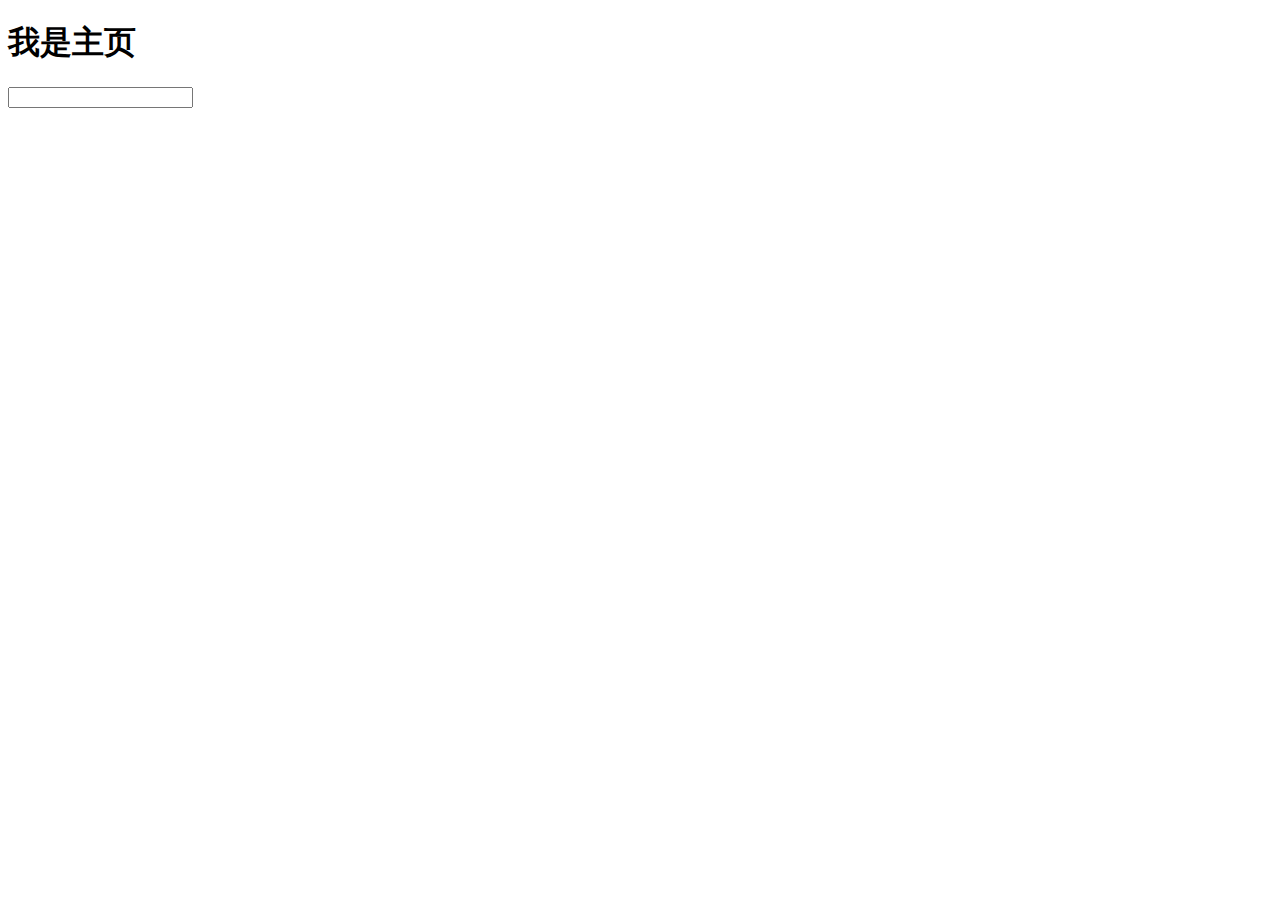
<file: home.html>
<!DOCTYPE html>
<html lang="en">
<head>
    <meta charset="UTF-8">
    <meta name="viewport" content="width=device-width, initial-scale=1.0">
    <meta http-equiv="X-UA-Compatible" content="ie=edge">
    <title>用户管理</title>
</head>
<body>
    <h1>我是主页</h1>
    <input type="text">
</body>
</html>
</file>
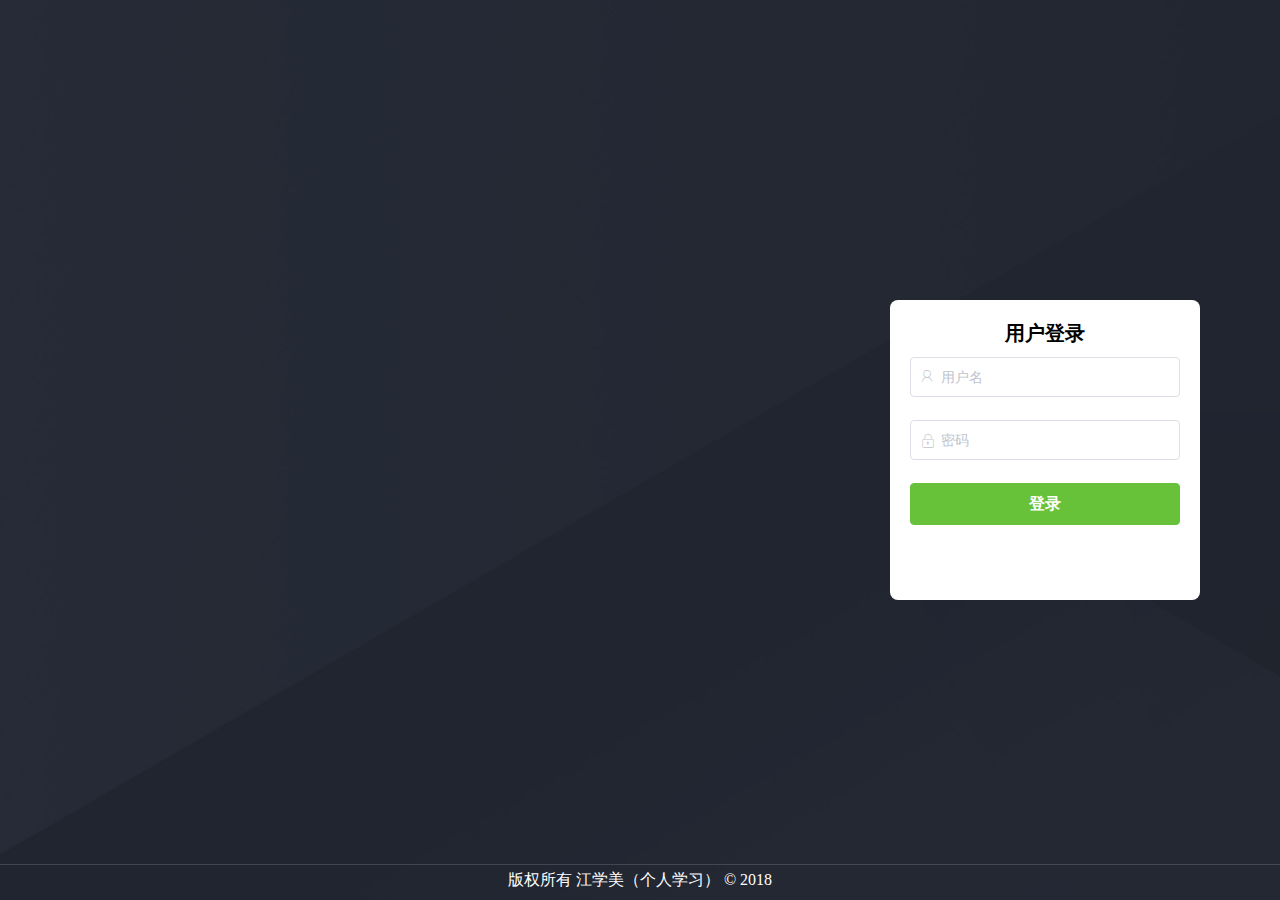
<file: login.html>
<!DOCTYPE html>

<html>
<head>
    <meta name="viewport" content="width=device-width" />
    <title>后台登录</title>
    <link href="scripts/element-ui/index.css" rel="stylesheet" />
    <link href="css/iconfont/iconfont.css" rel="stylesheet" />
    <style type="text/css">
        *{margin:0; padding:0}
        html,body{height:100%; width:100%;}
        body {
            background: url(images/login-bg.jpg) no-repeat;
            background-size:cover;
        }
        .login-inner {
            max-width: 1200px;
            position: relative;
            margin: 0 auto;
        }
        .lg-box {
            position: absolute;
            right: 80px;
            top: 50%;
            margin-top: -150px;
            width: 310px;
            height: 300px;
            background: #fff;
            border-radius: 8px;
            padding: 20px;
            box-sizing: border-box;
        }
        .lg-box>h2{text-align:center; margin-bottom:10px; font-size:20px;}
        .lg-footer {
            position: absolute;
            bottom: 5px;
            height: 30px;
            line-height: 30px;
            width: 100%;
            left:0;
            border-top: rgba(255,255,255,.15) 1px solid;
            text-align:center; color:#fff;
        }
    </style>
</head>
<body>
    <div class="login-container">
        <div class="lg-aside">
            <a href="/"></a>
        </div>
        <div class="lg-box">
            <h2>用户登录</h2>
            <el-form ref="loginForm" :model="loginForm" :rules="rules">
                <el-form-item prop="username">
                    <el-input v-model="loginForm.username" placeholder="用户名" clearable>
                        <i slot="prefix" class="el-icon-custom-user el-icon--right"></i>
                    </el-input>
                </el-form-item>
                <el-form-item prop="userpwd">
                    <el-input v-model="loginForm.userpwd" type="password" placeholder="密码" 
                              prefix-icon="el-icon-lock" v-on:keyup.enter.native="submitForm('loginForm')" clearable></el-input>
                </el-form-item>
                <el-form-item>
                    <el-button type="success" style="width:100%; font-weight:bold; font-size:16px;" v-on:click="submitForm('loginForm')">登录</el-button>
                </el-form-item>
            </el-form>
        </div>
        <div class="lg-footer">
            版权所有 江学美（个人学习） &copy; 2018
        </div>
    </div>
    <script src="scripts/vue.min.js"></script>
    <script src="scripts/element-ui/index.js"></script>
    <script src="scripts/axios.min.js"></script>
    <script type="text/javascript">
        var login = new Vue({
            el: '.login-container',
            data: {
                loginForm: {
                    username: '',
                    userpwd: ''
                },
                rules: {
                    username: [
                        { required: true, message: '请输入用户名', trigger: 'blur' },
                        { min: 3, max:16, message: '长度在3-16个字符', trigger: 'blur' }
                    ],
                    userpwd: [
                        { required: true, message: '请输入密码', trigger: 'blur' },
                        { min: 3, max: 16, message: '长度在3-16个字符', trigger: 'blur' }
                    ]
                }
            },
            methods: {
                submitForm(formName) {
                    var _that = this;
                    this.$refs[formName].validate((valid) => {
                        if (valid) {
                            //发送ajax请求去后台验证用户名和密码
                            axios.post('/admin/home/ValidateLogin', this.loginForm)
                                .then(function (res) {
                                    if (res.data.status == 200) {
                                        window.location.href = "/admin/home";
                                    } else {
                                        _that.$message.error(res.data.msg);
                                    }
                            });
                        } else {
                            console.log('表单验证失败！');
                            return false;
                        }
                    });
                }
            }
        });
    </script>
</body>
</html>
</file>
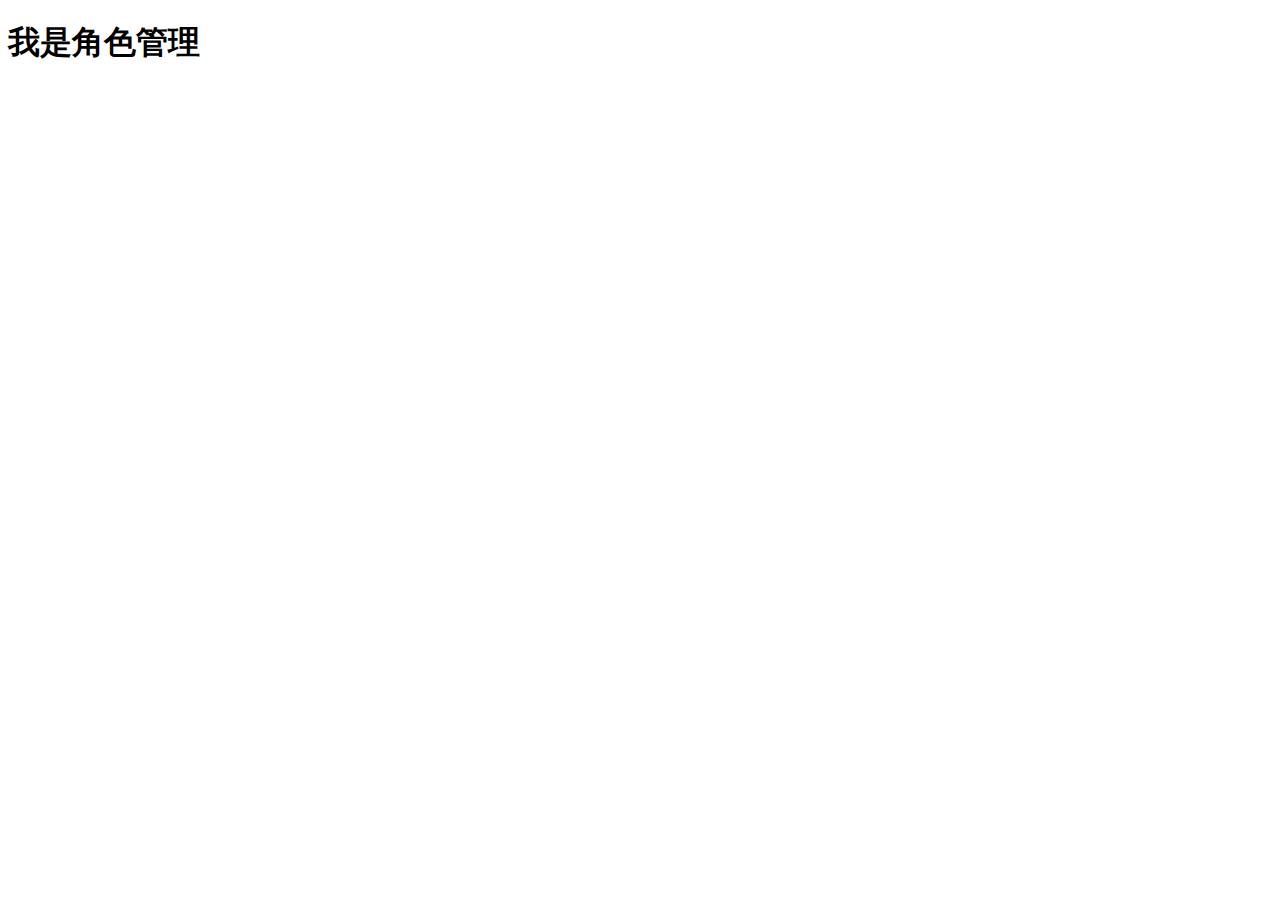
<file: role.html>
<!DOCTYPE html>
<html lang="en">
<head>
    <meta charset="UTF-8">
    <meta name="viewport" content="width=device-width, initial-scale=1.0">
    <meta http-equiv="X-UA-Compatible" content="ie=edge">
    <title>角色管理</title>
</head>
<body>
    <h1>我是角色管理</h1>
</body>
</html>
</file>
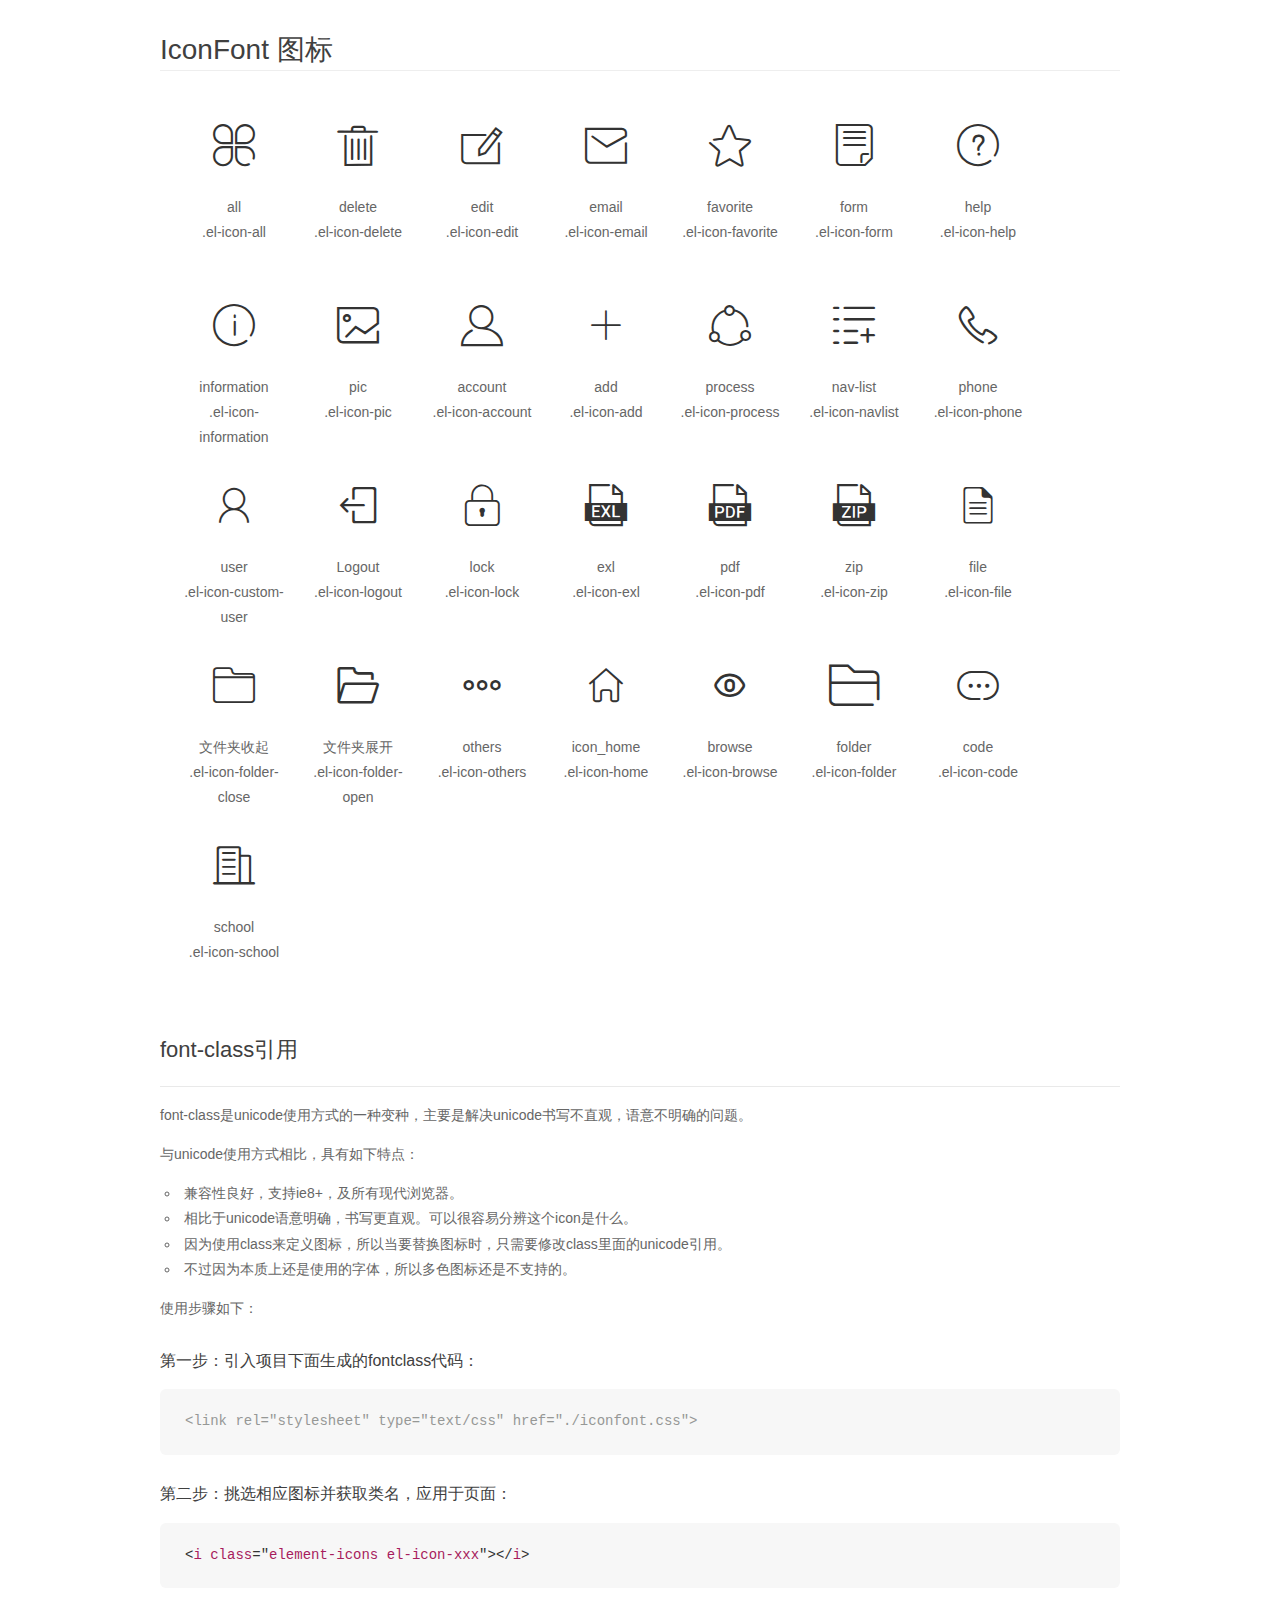
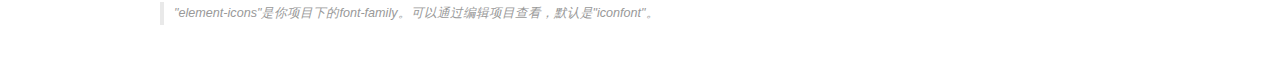
<file: css/iconfont/demo_fontclass.html>
<!DOCTYPE html>
<html>
<head>
    <meta charset="utf-8"/>
    <title>IconFont</title>
    <link rel="stylesheet" href="demo.css">
    <link rel="stylesheet" href="iconfont.css">
</head>
<body>
    <div class="main markdown">
        <h1>IconFont 图标</h1>
        <ul class="icon_lists clear">
            
                <li>
                <i class="icon element-icons el-icon-all"></i>
                    <div class="name">all</div>
                    <div class="fontclass">.el-icon-all</div>
                </li>
            
                <li>
                <i class="icon element-icons el-icon-delete"></i>
                    <div class="name">delete</div>
                    <div class="fontclass">.el-icon-delete</div>
                </li>
            
                <li>
                <i class="icon element-icons el-icon-edit"></i>
                    <div class="name">edit</div>
                    <div class="fontclass">.el-icon-edit</div>
                </li>
            
                <li>
                <i class="icon element-icons el-icon-email"></i>
                    <div class="name">email</div>
                    <div class="fontclass">.el-icon-email</div>
                </li>
            
                <li>
                <i class="icon element-icons el-icon-favorite"></i>
                    <div class="name">favorite</div>
                    <div class="fontclass">.el-icon-favorite</div>
                </li>
            
                <li>
                <i class="icon element-icons el-icon-form"></i>
                    <div class="name">form</div>
                    <div class="fontclass">.el-icon-form</div>
                </li>
            
                <li>
                <i class="icon element-icons el-icon-help"></i>
                    <div class="name">help</div>
                    <div class="fontclass">.el-icon-help</div>
                </li>
            
                <li>
                <i class="icon element-icons el-icon-information"></i>
                    <div class="name">information</div>
                    <div class="fontclass">.el-icon-information</div>
                </li>
            
                <li>
                <i class="icon element-icons el-icon-pic"></i>
                    <div class="name">pic</div>
                    <div class="fontclass">.el-icon-pic</div>
                </li>
            
                <li>
                <i class="icon element-icons el-icon-account"></i>
                    <div class="name">account</div>
                    <div class="fontclass">.el-icon-account</div>
                </li>
            
                <li>
                <i class="icon element-icons el-icon-add"></i>
                    <div class="name">add</div>
                    <div class="fontclass">.el-icon-add</div>
                </li>
            
                <li>
                <i class="icon element-icons el-icon-process"></i>
                    <div class="name">process</div>
                    <div class="fontclass">.el-icon-process</div>
                </li>
            
                <li>
                <i class="icon element-icons el-icon-navlist"></i>
                    <div class="name">nav-list</div>
                    <div class="fontclass">.el-icon-navlist</div>
                </li>
            
                <li>
                <i class="icon element-icons el-icon-phone"></i>
                    <div class="name">phone</div>
                    <div class="fontclass">.el-icon-phone</div>
                </li>
            
                <li>
                <i class="icon element-icons el-icon-custom-user"></i>
                    <div class="name">user</div>
                    <div class="fontclass">.el-icon-custom-user</div>
                </li>
            
                <li>
                <i class="icon element-icons el-icon-logout"></i>
                    <div class="name">Logout</div>
                    <div class="fontclass">.el-icon-logout</div>
                </li>
            
                <li>
                <i class="icon element-icons el-icon-lock"></i>
                    <div class="name">lock</div>
                    <div class="fontclass">.el-icon-lock</div>
                </li>
            
                <li>
                <i class="icon element-icons el-icon-exl"></i>
                    <div class="name">exl</div>
                    <div class="fontclass">.el-icon-exl</div>
                </li>
            
                <li>
                <i class="icon element-icons el-icon-pdf"></i>
                    <div class="name">pdf</div>
                    <div class="fontclass">.el-icon-pdf</div>
                </li>
            
                <li>
                <i class="icon element-icons el-icon-zip"></i>
                    <div class="name">zip</div>
                    <div class="fontclass">.el-icon-zip</div>
                </li>
            
                <li>
                <i class="icon element-icons el-icon-file"></i>
                    <div class="name">file</div>
                    <div class="fontclass">.el-icon-file</div>
                </li>
            
                <li>
                <i class="icon element-icons el-icon-folder-close"></i>
                    <div class="name">文件夹收起</div>
                    <div class="fontclass">.el-icon-folder-close</div>
                </li>
            
                <li>
                <i class="icon element-icons el-icon-folder-open"></i>
                    <div class="name">文件夹展开</div>
                    <div class="fontclass">.el-icon-folder-open</div>
                </li>
            
                <li>
                <i class="icon element-icons el-icon-others"></i>
                    <div class="name">others</div>
                    <div class="fontclass">.el-icon-others</div>
                </li>
            
                <li>
                <i class="icon element-icons el-icon-home"></i>
                    <div class="name">icon_home</div>
                    <div class="fontclass">.el-icon-home</div>
                </li>
            
                <li>
                <i class="icon element-icons el-icon-browse"></i>
                    <div class="name">browse</div>
                    <div class="fontclass">.el-icon-browse</div>
                </li>
            
                <li>
                <i class="icon element-icons el-icon-folder"></i>
                    <div class="name">folder</div>
                    <div class="fontclass">.el-icon-folder</div>
                </li>
            
                <li>
                <i class="icon element-icons el-icon-code"></i>
                    <div class="name">code</div>
                    <div class="fontclass">.el-icon-code</div>
                </li>
            
                <li>
                <i class="icon element-icons el-icon-school"></i>
                    <div class="name">school</div>
                    <div class="fontclass">.el-icon-school</div>
                </li>
            
        </ul>

        <h2 id="font-class-">font-class引用</h2>
        <hr>

        <p>font-class是unicode使用方式的一种变种，主要是解决unicode书写不直观，语意不明确的问题。</p>
        <p>与unicode使用方式相比，具有如下特点：</p>
        <ul>
        <li>兼容性良好，支持ie8+，及所有现代浏览器。</li>
        <li>相比于unicode语意明确，书写更直观。可以很容易分辨这个icon是什么。</li>
        <li>因为使用class来定义图标，所以当要替换图标时，只需要修改class里面的unicode引用。</li>
        <li>不过因为本质上还是使用的字体，所以多色图标还是不支持的。</li>
        </ul>
        <p>使用步骤如下：</p>
        <h3 id="-fontclass-">第一步：引入项目下面生成的fontclass代码：</h3>


        <pre><code class="lang-js hljs javascript"><span class="hljs-comment">&lt;link rel="stylesheet" type="text/css" href="./iconfont.css"&gt;</span></code></pre>
        <h3 id="-">第二步：挑选相应图标并获取类名，应用于页面：</h3>
        <pre><code class="lang-css hljs">&lt;<span class="hljs-selector-tag">i</span> <span class="hljs-selector-tag">class</span>="<span class="hljs-selector-tag">element-icons</span> <span class="hljs-selector-tag">el-icon-xxx</span>"&gt;&lt;/<span class="hljs-selector-tag">i</span>&gt;</code></pre>
        <blockquote>
        <p>"element-icons"是你项目下的font-family。可以通过编辑项目查看，默认是"iconfont"。</p>
        </blockquote>
    </div>
</body>
</html>
</file>
<file: scripts/element-ui/index.css>
@charset "UTF-8";.el-input__suffix,.el-tree.is-dragging .el-tree-node__content *{pointer-events:none}.el-pagination--small .arrow.disabled,.el-table .hidden-columns,.el-table td.is-hidden>*,.el-table th.is-hidden>*,.el-table--hidden{visibility:hidden}.el-dropdown .el-dropdown-selfdefine:focus:active,.el-dropdown .el-dropdown-selfdefine:focus:not(.focusing),.el-message__closeBtn:focus,.el-message__content:focus,.el-popover:focus,.el-popover:focus:active,.el-popover__reference:focus:hover,.el-popover__reference:focus:not(.focusing),.el-rate:active,.el-rate:focus,.el-tooltip:focus:hover,.el-tooltip:focus:not(.focusing),.el-upload-list__item.is-success:active,.el-upload-list__item.is-success:not(.focusing):focus{outline-width:0}@font-face{font-family:element-icons;src:url(fonts/element-icons.woff) format("woff"),url(fonts/element-icons.ttf) format("truetype");font-weight:400;font-style:normal}[class*=" el-icon-"],[class^=el-icon-]{font-family:element-icons!important;speak:none;font-style:normal;font-weight:400;font-variant:normal;text-transform:none;line-height:1;vertical-align:baseline;display:inline-block;-webkit-font-smoothing:antialiased;-moz-osx-font-smoothing:grayscale}.el-icon-info:before{content:"\e61a"}.el-icon-error:before{content:"\e62c"}.el-icon-success:before{content:"\e62d"}.el-icon-warning:before{content:"\e62e"}.el-icon-question:before{content:"\e634"}.el-icon-back:before{content:"\e606"}.el-icon-arrow-left:before{content:"\e600"}.el-icon-arrow-down:before{content:"\e603"}.el-icon-arrow-right:before{content:"\e604"}.el-icon-arrow-up:before{content:"\e605"}.el-icon-caret-left:before{content:"\e60a"}.el-icon-caret-bottom:before{content:"\e60b"}.el-icon-caret-top:before{content:"\e60c"}.el-icon-caret-right:before{content:"\e60e"}.el-icon-d-arrow-left:before{content:"\e610"}.el-icon-d-arrow-right:before{content:"\e613"}.el-icon-minus:before{content:"\e621"}.el-icon-plus:before{content:"\e62b"}.el-icon-remove:before{content:"\e635"}.el-icon-circle-plus:before{content:"\e601"}.el-icon-remove-outline:before{content:"\e63c"}.el-icon-circle-plus-outline:before{content:"\e602"}.el-icon-close:before{content:"\e60f"}.el-icon-check:before{content:"\e611"}.el-icon-circle-close:before{content:"\e607"}.el-icon-circle-check:before{content:"\e639"}.el-icon-circle-close-outline:before{content:"\e609"}.el-icon-circle-check-outline:before{content:"\e63e"}.el-icon-zoom-out:before{content:"\e645"}.el-icon-zoom-in:before{content:"\e641"}.el-icon-d-caret:before{content:"\e615"}.el-icon-sort:before{content:"\e640"}.el-icon-sort-down:before{content:"\e630"}.el-icon-sort-up:before{content:"\e631"}.el-icon-tickets:before{content:"\e63f"}.el-icon-document:before{content:"\e614"}.el-icon-goods:before{content:"\e618"}.el-icon-sold-out:before{content:"\e63b"}.el-icon-news:before{content:"\e625"}.el-icon-message:before{content:"\e61b"}.el-icon-date:before{content:"\e608"}.el-icon-printer:before{content:"\e62f"}.el-icon-time:before{content:"\e642"}.el-icon-bell:before{content:"\e622"}.el-icon-mobile-phone:before{content:"\e624"}.el-icon-service:before{content:"\e63a"}.el-icon-view:before{content:"\e643"}.el-icon-menu:before{content:"\e620"}.el-icon-more:before{content:"\e646"}.el-icon-more-outline:before{content:"\e626"}.el-icon-star-on:before{content:"\e637"}.el-icon-star-off:before{content:"\e63d"}.el-icon-location:before{content:"\e61d"}.el-icon-location-outline:before{content:"\e61f"}.el-icon-phone:before{content:"\e627"}.el-icon-phone-outline:before{content:"\e628"}.el-icon-picture:before{content:"\e629"}.el-icon-picture-outline:before{content:"\e62a"}.el-icon-delete:before{content:"\e612"}.el-icon-search:before{content:"\e619"}.el-icon-edit:before{content:"\e61c"}.el-icon-edit-outline:before{content:"\e616"}.el-icon-rank:before{content:"\e632"}.el-icon-refresh:before{content:"\e633"}.el-icon-share:before{content:"\e636"}.el-icon-setting:before{content:"\e638"}.el-icon-upload:before{content:"\e60d"}.el-icon-upload2:before{content:"\e644"}.el-icon-download:before{content:"\e617"}.el-icon-loading:before{content:"\e61e"}.el-icon-loading{-webkit-animation:rotating 2s linear infinite;animation:rotating 2s linear infinite}.el-icon--right{margin-left:5px}.el-icon--left{margin-right:5px}@-webkit-keyframes rotating{0%{-webkit-transform:rotateZ(0);transform:rotateZ(0)}100%{-webkit-transform:rotateZ(360deg);transform:rotateZ(360deg)}}@keyframes rotating{0%{-webkit-transform:rotateZ(0);transform:rotateZ(0)}100%{-webkit-transform:rotateZ(360deg);transform:rotateZ(360deg)}}.el-pagination{white-space:nowrap;padding:2px 5px;color:#303133;font-weight:700}.el-pagination::after,.el-pagination::before{display:table;content:""}.el-pagination::after{clear:both}.el-pagination button,.el-pagination span:not([class*=suffix]){display:inline-block;font-size:13px;min-width:35.5px;height:28px;line-height:28px;vertical-align:top;-webkit-box-sizing:border-box;box-sizing:border-box}.el-pager li,.el-pagination__editor{-webkit-box-sizing:border-box;text-align:center}.el-pagination .el-input__inner{text-align:center;-moz-appearance:textfield;line-height:normal}.el-pagination .el-input__suffix{right:0;-webkit-transform:scale(.8);transform:scale(.8)}.el-pagination .el-select .el-input{width:100px;margin:0 5px}.el-pagination .el-select .el-input .el-input__inner{padding-right:25px;border-radius:3px}.el-pagination button{border:none;padding:0 6px;background:0 0}.el-pagination button:focus{outline:0}.el-pagination button:hover{color:#409EFF}.el-pagination button:disabled{color:#c0c4cc;background-color:#fff;cursor:not-allowed}.el-pagination .btn-next,.el-pagination .btn-prev{background:center center no-repeat #fff;background-size:16px;cursor:pointer;margin:0;color:#303133}.el-pagination .btn-next .el-icon,.el-pagination .btn-prev .el-icon{display:block;font-size:12px;font-weight:700}.el-pagination .btn-prev{padding-right:12px}.el-pagination .btn-next{padding-left:12px}.el-pagination .el-pager li.disabled{color:#c0c4cc;cursor:not-allowed}.el-pager li,.el-pager li.btn-quicknext:hover,.el-pager li.btn-quickprev:hover{cursor:pointer}.el-pagination--small .btn-next,.el-pagination--small .btn-prev,.el-pagination--small .el-pager li,.el-pagination--small .el-pager li.btn-quicknext,.el-pagination--small .el-pager li.btn-quickprev,.el-pagination--small .el-pager li:last-child{border-color:transparent;font-size:12px;line-height:22px;height:22px;min-width:22px}.el-pagination--small .more::before,.el-pagination--small li.more::before{line-height:24px}.el-pagination--small button,.el-pagination--small span:not([class*=suffix]){height:22px;line-height:22px}.el-pagination--small .el-pagination__editor,.el-pagination--small .el-pagination__editor.el-input .el-input__inner{height:22px}.el-pagination__sizes{margin:0 10px 0 0;font-weight:400;color:#606266}.el-pagination__sizes .el-input .el-input__inner{font-size:13px;padding-left:8px}.el-pagination__sizes .el-input .el-input__inner:hover{border-color:#409EFF}.el-pagination__total{margin-right:10px;font-weight:400;color:#606266}.el-pagination__jump{margin-left:24px;font-weight:400;color:#606266}.el-pagination__jump .el-input__inner{padding:0 3px}.el-pagination__rightwrapper{float:right}.el-pagination__editor{line-height:18px;padding:0 2px;height:28px;margin:0 2px;box-sizing:border-box;border-radius:3px}.el-pager,.el-pagination.is-background .btn-next,.el-pagination.is-background .btn-prev{padding:0}.el-pagination__editor.el-input{width:50px}.el-pagination__editor.el-input .el-input__inner{height:28px}.el-pagination__editor .el-input__inner::-webkit-inner-spin-button,.el-pagination__editor .el-input__inner::-webkit-outer-spin-button{-webkit-appearance:none;margin:0}.el-pagination.is-background .btn-next,.el-pagination.is-background .btn-prev,.el-pagination.is-background .el-pager li{margin:0 5px;background-color:#f4f4f5;color:#606266;min-width:30px;border-radius:2px}.el-pagination.is-background .btn-next.disabled,.el-pagination.is-background .btn-next:disabled,.el-pagination.is-background .btn-prev.disabled,.el-pagination.is-background .btn-prev:disabled,.el-pagination.is-background .el-pager li.disabled{color:#c0c4cc}.el-pagination.is-background .el-pager li:not(.disabled):hover{color:#409EFF}.el-pagination.is-background .el-pager li:not(.disabled).active{background-color:#409EFF;color:#fff}.el-pagination.is-background.el-pagination--small .btn-next,.el-pagination.is-background.el-pagination--small .btn-prev,.el-pagination.is-background.el-pagination--small .el-pager li{margin:0 3px;min-width:22px}.el-pager,.el-pager li{vertical-align:top;margin:0;display:inline-block}.el-pager{-webkit-user-select:none;-moz-user-select:none;-ms-user-select:none;user-select:none;list-style:none;font-size:0}.el-radio,.el-table th{-webkit-user-select:none}.el-date-table,.el-radio,.el-table th{-moz-user-select:none;-ms-user-select:none}.el-pager .more::before{line-height:30px}.el-pager li{padding:0 4px;background:#fff;font-size:13px;min-width:35.5px;height:28px;line-height:28px;box-sizing:border-box}.el-menu--collapse .el-menu .el-submenu,.el-menu--popup{min-width:200px}.el-dialog,.el-dialog__footer{-webkit-box-sizing:border-box}.el-pager li.btn-quicknext,.el-pager li.btn-quickprev{line-height:28px;color:#303133}.el-pager li.btn-quicknext.disabled,.el-pager li.btn-quickprev.disabled{color:#c0c4cc}.el-pager li.active+li{border-left:0}.el-pager li:hover{color:#409EFF}.el-pager li.active{color:#409EFF;cursor:default}@-webkit-keyframes v-modal-in{0%{opacity:0}}@-webkit-keyframes v-modal-out{100%{opacity:0}}.el-dialog{position:relative;margin:0 auto 50px;background:#fff;border-radius:2px;-webkit-box-shadow:0 1px 3px rgba(0,0,0,.3);box-shadow:0 1px 3px rgba(0,0,0,.3);box-sizing:border-box;width:50%}.el-dialog.is-fullscreen{width:100%;margin-top:0;margin-bottom:0;height:100%;overflow:auto}.el-dialog__wrapper{position:fixed;top:0;right:0;bottom:0;left:0;overflow:auto;margin:0}.el-dialog__header{padding:20px 20px 10px}.el-dialog__headerbtn{position:absolute;top:20px;right:20px;padding:0;background:0 0;border:none;outline:0;cursor:pointer;font-size:16px}.el-dialog__headerbtn .el-dialog__close{color:#909399}.el-dialog__headerbtn:focus .el-dialog__close,.el-dialog__headerbtn:hover .el-dialog__close{color:#409EFF}.el-dialog__title{line-height:24px;font-size:18px;color:#303133}.el-dialog__body{padding:30px 20px;color:#606266;font-size:14px}.el-dialog__footer{padding:10px 20px 20px;text-align:right;box-sizing:border-box}.el-dialog--center{text-align:center}.el-dialog--center .el-dialog__body{text-align:initial;padding:25px 25px 30px}.el-dialog--center .el-dialog__footer{text-align:inherit}.dialog-fade-enter-active{-webkit-animation:dialog-fade-in .3s;animation:dialog-fade-in .3s}.dialog-fade-leave-active{-webkit-animation:dialog-fade-out .3s;animation:dialog-fade-out .3s}@-webkit-keyframes dialog-fade-in{0%{-webkit-transform:translate3d(0,-20px,0);transform:translate3d(0,-20px,0);opacity:0}100%{-webkit-transform:translate3d(0,0,0);transform:translate3d(0,0,0);opacity:1}}@keyframes dialog-fade-in{0%{-webkit-transform:translate3d(0,-20px,0);transform:translate3d(0,-20px,0);opacity:0}100%{-webkit-transform:translate3d(0,0,0);transform:translate3d(0,0,0);opacity:1}}@-webkit-keyframes dialog-fade-out{0%{-webkit-transform:translate3d(0,0,0);transform:translate3d(0,0,0);opacity:1}100%{-webkit-transform:translate3d(0,-20px,0);transform:translate3d(0,-20px,0);opacity:0}}@keyframes dialog-fade-out{0%{-webkit-transform:translate3d(0,0,0);transform:translate3d(0,0,0);opacity:1}100%{-webkit-transform:translate3d(0,-20px,0);transform:translate3d(0,-20px,0);opacity:0}}.el-autocomplete{position:relative;display:inline-block}.el-autocomplete-suggestion{margin:5px 0;-webkit-box-shadow:0 2px 12px 0 rgba(0,0,0,.1);box-shadow:0 2px 12px 0 rgba(0,0,0,.1);border-radius:4px}.el-dropdown-menu,.el-menu--collapse .el-submenu .el-menu{z-index:10;-webkit-box-shadow:0 2px 12px 0 rgba(0,0,0,.1)}.el-autocomplete-suggestion__wrap{max-height:280px;padding:10px 0;-webkit-box-sizing:border-box;box-sizing:border-box;overflow:auto;background-color:#fff;border:1px solid #e4e7ed;border-radius:4px}.el-autocomplete-suggestion__list{margin:0;padding:0}.el-autocomplete-suggestion li{padding:0 20px;margin:0;line-height:34px;cursor:pointer;color:#606266;font-size:14px;list-style:none;white-space:nowrap;overflow:hidden;text-overflow:ellipsis}.el-autocomplete-suggestion li.highlighted,.el-autocomplete-suggestion li:hover{background-color:#f5f7fa}.el-autocomplete-suggestion li.divider{margin-top:6px;border-top:1px solid #000}.el-autocomplete-suggestion li.divider:last-child{margin-bottom:-6px}.el-autocomplete-suggestion.is-loading li{text-align:center;height:100px;line-height:100px;font-size:20px;color:#999}.el-autocomplete-suggestion.is-loading li::after{display:inline-block;content:"";height:100%;vertical-align:middle}.el-autocomplete-suggestion.is-loading li:hover{background-color:#fff}.el-autocomplete-suggestion.is-loading .el-icon-loading{vertical-align:middle}.el-dropdown{display:inline-block;position:relative;color:#606266;font-size:14px}.el-dropdown .el-button-group{display:block}.el-dropdown .el-button-group .el-button{float:none}.el-dropdown .el-dropdown__caret-button{padding-left:5px;padding-right:5px;position:relative;border-left:none}.el-dropdown .el-dropdown__caret-button::before{content:'';position:absolute;display:block;width:1px;top:5px;bottom:5px;left:0;background:rgba(255,255,255,.5)}.el-dropdown .el-dropdown__caret-button:hover::before{top:0;bottom:0}.el-dropdown .el-dropdown__caret-button .el-dropdown__icon{padding-left:0}.el-dropdown__icon{font-size:12px;margin:0 3px}.el-dropdown-menu{position:absolute;top:0;left:0;padding:10px 0;margin:5px 0;background-color:#fff;border:1px solid #ebeef5;border-radius:4px;box-shadow:0 2px 12px 0 rgba(0,0,0,.1)}.el-dropdown-menu__item{list-style:none;line-height:36px;padding:0 20px;margin:0;font-size:14px;color:#606266;cursor:pointer;outline:0}.el-dropdown-menu__item:focus,.el-dropdown-menu__item:not(.is-disabled):hover{background-color:#ecf5ff;color:#66b1ff}.el-dropdown-menu__item--divided:before,.el-menu,.el-menu--horizontal>.el-menu-item:not(.is-disabled):focus,.el-menu--horizontal>.el-menu-item:not(.is-disabled):hover,.el-menu--horizontal>.el-submenu .el-submenu__title:hover{background-color:#fff}.el-dropdown-menu__item--divided{position:relative;margin-top:6px;border-top:1px solid #ebeef5}.el-dropdown-menu__item--divided:before{content:'';height:6px;display:block;margin:0 -20px}.el-menu::after,.el-menu::before,.el-radio__inner::after,.el-switch__core:after{content:""}.el-dropdown-menu__item.is-disabled{cursor:default;color:#bbb;pointer-events:none}.el-dropdown-menu--medium{padding:6px 0}.el-dropdown-menu--medium .el-dropdown-menu__item{line-height:30px;padding:0 17px;font-size:14px}.el-dropdown-menu--medium .el-dropdown-menu__item.el-dropdown-menu__item--divided{margin-top:6px}.el-dropdown-menu--medium .el-dropdown-menu__item.el-dropdown-menu__item--divided:before{height:6px;margin:0 -17px}.el-dropdown-menu--small{padding:6px 0}.el-dropdown-menu--small .el-dropdown-menu__item{line-height:27px;padding:0 15px;font-size:13px}.el-dropdown-menu--small .el-dropdown-menu__item.el-dropdown-menu__item--divided{margin-top:4px}.el-dropdown-menu--small .el-dropdown-menu__item.el-dropdown-menu__item--divided:before{height:4px;margin:0 -15px}.el-dropdown-menu--mini{padding:3px 0}.el-dropdown-menu--mini .el-dropdown-menu__item{line-height:24px;padding:0 10px;font-size:12px}.el-dropdown-menu--mini .el-dropdown-menu__item.el-dropdown-menu__item--divided{margin-top:3px}.el-dropdown-menu--mini .el-dropdown-menu__item.el-dropdown-menu__item--divided:before{height:3px;margin:0 -10px}.el-menu{border-right:solid 1px #e6e6e6;list-style:none;position:relative;margin:0;padding-left:0}.el-menu::after,.el-menu::before{display:table}.el-menu::after{clear:both}.el-menu.el-menu--horizontal{border-bottom:solid 1px #e6e6e6}.el-menu--horizontal{border-right:none}.el-menu--horizontal>.el-menu-item{float:left;height:60px;line-height:60px;margin:0;border-bottom:2px solid transparent;color:#909399}.el-menu--horizontal>.el-menu-item a,.el-menu--horizontal>.el-menu-item a:hover{color:inherit}.el-menu--horizontal>.el-submenu{float:left}.el-menu--horizontal>.el-submenu:focus,.el-menu--horizontal>.el-submenu:hover{outline:0}.el-menu--horizontal>.el-submenu:focus .el-submenu__title,.el-menu--horizontal>.el-submenu:hover .el-submenu__title{color:#303133}.el-menu--horizontal>.el-submenu.is-active .el-submenu__title{border-bottom:2px solid #409EFF;color:#303133}.el-menu--horizontal>.el-submenu .el-submenu__title{height:60px;line-height:60px;border-bottom:2px solid transparent;color:#909399}.el-menu--horizontal>.el-submenu .el-submenu__icon-arrow{position:static;vertical-align:middle;margin-left:8px;margin-top:-3px}.el-menu--horizontal .el-menu .el-menu-item,.el-menu--horizontal .el-menu .el-submenu__title{background-color:#fff;float:none;height:36px;line-height:36px;padding:0 10px;color:#909399}.el-menu--horizontal .el-menu .el-menu-item.is-active,.el-menu--horizontal .el-menu .el-submenu.is-active>.el-submenu__title{color:#303133}.el-menu--horizontal .el-menu-item:not(.is-disabled):focus,.el-menu--horizontal .el-menu-item:not(.is-disabled):hover{outline:0;color:#303133}.el-menu--horizontal>.el-menu-item.is-active{border-bottom:2px solid #409EFF;color:#303133}.el-menu--collapse{width:64px}.el-menu--collapse>.el-menu-item [class^=el-icon-],.el-menu--collapse>.el-submenu>.el-submenu__title [class^=el-icon-]{margin:0;vertical-align:middle;width:24px;text-align:center}.el-menu--collapse>.el-menu-item .el-submenu__icon-arrow,.el-menu--collapse>.el-submenu>.el-submenu__title .el-submenu__icon-arrow{display:none}.el-menu--collapse>.el-menu-item span,.el-menu--collapse>.el-submenu>.el-submenu__title span{height:0;width:0;overflow:hidden;visibility:hidden;display:inline-block}.el-menu--collapse>.el-menu-item.is-active i{color:inherit}.el-menu--collapse .el-submenu{position:relative}.el-menu--collapse .el-submenu .el-menu{position:absolute;margin-left:5px;top:0;left:100%;border:1px solid #e4e7ed;border-radius:2px;box-shadow:0 2px 12px 0 rgba(0,0,0,.1)}.el-menu-item,.el-submenu__title{height:56px;line-height:56px;position:relative;-webkit-box-sizing:border-box;white-space:nowrap;list-style:none}.el-menu--collapse .el-submenu.is-opened>.el-submenu__title .el-submenu__icon-arrow{-webkit-transform:none;transform:none}.el-menu--popup{z-index:100;border:none;padding:5px 0;border-radius:2px;-webkit-box-shadow:0 2px 12px 0 rgba(0,0,0,.1);box-shadow:0 2px 12px 0 rgba(0,0,0,.1)}.el-menu--popup-bottom-start{margin-top:5px}.el-menu--popup-right-start{margin-left:5px;margin-right:5px}.el-menu-item{font-size:14px;color:#303133;padding:0 20px;cursor:pointer;-webkit-transition:border-color .3s,background-color .3s,color .3s;transition:border-color .3s,background-color .3s,color .3s;box-sizing:border-box}.el-menu-item *{vertical-align:middle}.el-menu-item i{color:#909399}.el-menu-item:focus,.el-menu-item:hover{outline:0;background-color:#ecf5ff}.el-menu-item.is-disabled{opacity:.25;cursor:not-allowed;background:0 0!important}.el-menu-item [class^=el-icon-]{margin-right:5px;width:24px;text-align:center;font-size:18px;vertical-align:middle}.el-menu-item.is-active{color:#409EFF}.el-menu-item.is-active i{color:inherit}.el-submenu{list-style:none;margin:0;padding-left:0}.el-submenu__title{font-size:14px;color:#303133;padding:0 20px;cursor:pointer;-webkit-transition:border-color .3s,background-color .3s,color .3s;transition:border-color .3s,background-color .3s,color .3s;box-sizing:border-box}.el-submenu__title *{vertical-align:middle}.el-submenu__title i{color:#909399}.el-submenu__title:focus,.el-submenu__title:hover{outline:0;background-color:#ecf5ff}.el-submenu__title.is-disabled{opacity:.25;cursor:not-allowed;background:0 0!important}.el-submenu__title:hover{background-color:#ecf5ff}.el-submenu .el-menu{border:none}.el-submenu .el-menu-item{height:50px;line-height:50px;padding:0 45px;min-width:200px}.el-submenu__icon-arrow{position:absolute;top:50%;right:20px;margin-top:-7px;-webkit-transition:-webkit-transform .3s;transition:-webkit-transform .3s;transition:transform .3s;transition:transform .3s,-webkit-transform .3s;font-size:12px}.el-radio,.el-radio__inner,.el-radio__input{position:relative;display:inline-block}.el-submenu.is-active .el-submenu__title{border-bottom-color:#409EFF}.el-submenu.is-opened>.el-submenu__title .el-submenu__icon-arrow{-webkit-transform:rotateZ(180deg);transform:rotateZ(180deg)}.el-submenu.is-disabled .el-menu-item,.el-submenu.is-disabled .el-submenu__title{opacity:.25;cursor:not-allowed;background:0 0!important}.el-submenu [class^=el-icon-]{vertical-align:middle;margin-right:5px;width:24px;text-align:center;font-size:18px}.el-menu-item-group>ul{padding:0}.el-menu-item-group__title{padding:7px 0 7px 20px;line-height:normal;font-size:12px;color:#909399}.el-radio,.el-radio--medium.is-bordered .el-radio__label{font-size:14px}.horizontal-collapse-transition .el-submenu__title .el-submenu__icon-arrow{-webkit-transition:.2s;transition:.2s;opacity:0}.el-radio{color:#606266;font-weight:500;line-height:1;cursor:pointer;white-space:nowrap;outline:0}.el-radio.is-bordered{padding:12px 20px 0 10px;border-radius:4px;border:1px solid #dcdfe6;-webkit-box-sizing:border-box;box-sizing:border-box;height:40px}.el-radio.is-bordered.is-checked{border-color:#409EFF}.el-radio.is-bordered.is-disabled{cursor:not-allowed;border-color:#ebeef5}.el-radio__input.is-disabled .el-radio__inner,.el-radio__input.is-disabled.is-checked .el-radio__inner{background-color:#f5f7fa;border-color:#e4e7ed}.el-radio.is-bordered+.el-radio.is-bordered{margin-left:10px}.el-radio--medium.is-bordered{padding:10px 20px 0 10px;border-radius:4px;height:36px}.el-radio--mini.is-bordered .el-radio__label,.el-radio--small.is-bordered .el-radio__label{font-size:12px}.el-radio--medium.is-bordered .el-radio__inner{height:14px;width:14px}.el-radio--small.is-bordered{padding:8px 15px 0 10px;border-radius:3px;height:32px}.el-radio--small.is-bordered .el-radio__inner{height:12px;width:12px}.el-radio--mini.is-bordered{padding:6px 15px 0 10px;border-radius:3px;height:28px}.el-radio--mini.is-bordered .el-radio__inner{height:12px;width:12px}.el-radio+.el-radio{margin-left:30px}.el-radio__input{white-space:nowrap;cursor:pointer;outline:0;line-height:1;vertical-align:middle}.el-radio__input.is-disabled .el-radio__inner{cursor:not-allowed}.el-radio__input.is-disabled .el-radio__inner::after{cursor:not-allowed;background-color:#f5f7fa}.el-radio__input.is-disabled .el-radio__inner+.el-radio__label{cursor:not-allowed}.el-radio__input.is-disabled.is-checked .el-radio__inner::after{background-color:#c0c4cc}.el-radio__input.is-disabled+span.el-radio__label{color:#c0c4cc;cursor:not-allowed}.el-radio__input.is-checked .el-radio__inner{border-color:#409EFF;background:#409EFF}.el-radio__input.is-checked .el-radio__inner::after{-webkit-transform:translate(-50%,-50%) scale(1);transform:translate(-50%,-50%) scale(1)}.el-radio__input.is-checked+.el-radio__label{color:#409EFF}.el-radio__input.is-focus .el-radio__inner{border-color:#409EFF}.el-radio__inner{border:1px solid #dcdfe6;border-radius:100%;width:14px;height:14px;background-color:#fff;cursor:pointer;-webkit-box-sizing:border-box;box-sizing:border-box}.el-radio-button__inner,.el-switch__core{-webkit-box-sizing:border-box;vertical-align:middle}.el-radio__inner:hover{border-color:#409EFF}.el-radio__inner::after{width:4px;height:4px;border-radius:100%;background-color:#fff;position:absolute;left:50%;top:50%;-webkit-transform:translate(-50%,-50%) scale(0);transform:translate(-50%,-50%) scale(0);-webkit-transition:-webkit-transform .15s ease-in;transition:-webkit-transform .15s ease-in;transition:transform .15s ease-in;transition:transform .15s ease-in,-webkit-transform .15s ease-in}.el-radio__original{opacity:0;outline:0;position:absolute;z-index:-1;top:0;left:0;right:0;bottom:0;margin:0}.el-radio-button,.el-radio-button__inner{display:inline-block;position:relative;outline:0}.el-radio:focus:not(.is-focus):not(:active):not(.is-disabled) .el-radio__inner{-webkit-box-shadow:0 0 2px 2px #409EFF;box-shadow:0 0 2px 2px #409EFF}.el-radio__label{font-size:14px;padding-left:10px}.el-radio-group{display:inline-block;line-height:1;vertical-align:middle;font-size:0}.el-radio-button__inner{line-height:1;white-space:nowrap;background:#fff;border:1px solid #dcdfe6;font-weight:500;border-left:0;color:#606266;-webkit-appearance:none;text-align:center;box-sizing:border-box;margin:0;cursor:pointer;-webkit-transition:all .3s cubic-bezier(.645,.045,.355,1);transition:all .3s cubic-bezier(.645,.045,.355,1);padding:12px 20px;font-size:14px;border-radius:0}.el-radio-button__inner.is-round{padding:12px 20px}.el-radio-button__inner:hover{color:#409EFF}.el-radio-button__inner [class*=el-icon-]{line-height:.9}.el-radio-button__inner [class*=el-icon-]+span{margin-left:5px}.el-radio-button:first-child .el-radio-button__inner{border-left:1px solid #dcdfe6;border-radius:4px 0 0 4px;-webkit-box-shadow:none!important;box-shadow:none!important}.el-radio-button__orig-radio{opacity:0;outline:0;position:absolute;z-index:-1}.el-radio-button__orig-radio:checked+.el-radio-button__inner{color:#fff;background-color:#409EFF;border-color:#409EFF;-webkit-box-shadow:-1px 0 0 0 #409EFF;box-shadow:-1px 0 0 0 #409EFF}.el-radio-button__orig-radio:disabled+.el-radio-button__inner{color:#c0c4cc;cursor:not-allowed;background-image:none;background-color:#fff;border-color:#ebeef5;-webkit-box-shadow:none;box-shadow:none}.el-radio-button__orig-radio:disabled:checked+.el-radio-button__inner{background-color:#f2f6fc}.el-radio-button:last-child .el-radio-button__inner{border-radius:0 4px 4px 0}.el-popover,.el-radio-button:first-child:last-child .el-radio-button__inner{border-radius:4px}.el-radio-button--medium .el-radio-button__inner{padding:10px 20px;font-size:14px;border-radius:0}.el-radio-button--medium .el-radio-button__inner.is-round{padding:10px 20px}.el-radio-button--small .el-radio-button__inner{padding:9px 15px;font-size:12px;border-radius:0}.el-radio-button--small .el-radio-button__inner.is-round{padding:9px 15px}.el-radio-button--mini .el-radio-button__inner{padding:7px 15px;font-size:12px;border-radius:0}.el-radio-button--mini .el-radio-button__inner.is-round{padding:7px 15px}.el-radio-button:focus:not(.is-focus):not(:active):not(.is-disabled){-webkit-box-shadow:0 0 2px 2px #409EFF;box-shadow:0 0 2px 2px #409EFF}.el-switch{display:-webkit-inline-box;display:-ms-inline-flexbox;display:inline-flex;-webkit-box-align:center;-ms-flex-align:center;align-items:center;position:relative;font-size:14px;line-height:20px;height:20px;vertical-align:middle}.el-switch__core,.el-switch__label{display:inline-block;cursor:pointer}.el-switch.is-disabled .el-switch__core,.el-switch.is-disabled .el-switch__label{cursor:not-allowed}.el-switch__label{-webkit-transition:.2s;transition:.2s;height:20px;font-size:14px;font-weight:500;vertical-align:middle;color:#303133}.el-switch__label.is-active{color:#409EFF}.el-switch__label--left{margin-right:10px}.el-switch__label--right{margin-left:10px}.el-switch__label *{line-height:1;font-size:14px;display:inline-block}.el-switch__input{position:absolute;width:0;height:0;opacity:0;margin:0}.el-switch__core{margin:0;position:relative;width:40px;height:20px;border:1px solid #dcdfe6;outline:0;border-radius:10px;box-sizing:border-box;background:#dcdfe6;-webkit-transition:border-color .3s,background-color .3s;transition:border-color .3s,background-color .3s}.el-switch__core:after{position:absolute;top:1px;left:1px;border-radius:100%;-webkit-transition:all .3s;transition:all .3s;width:16px;height:16px;background-color:#fff}.el-switch.is-checked .el-switch__core{border-color:#409EFF;background-color:#409EFF}.el-switch.is-checked .el-switch__core::after{left:100%;margin-left:-17px}.el-switch.is-disabled{opacity:.6}.el-switch--wide .el-switch__label.el-switch__label--left span{left:10px}.el-switch--wide .el-switch__label.el-switch__label--right span{right:10px}.el-switch .label-fade-enter,.el-switch .label-fade-leave-active{opacity:0}.el-select-dropdown{position:absolute;z-index:1001;border:1px solid #e4e7ed;border-radius:4px;background-color:#fff;-webkit-box-shadow:0 2px 12px 0 rgba(0,0,0,.1);box-shadow:0 2px 12px 0 rgba(0,0,0,.1);-webkit-box-sizing:border-box;box-sizing:border-box;margin:5px 0}.el-select-dropdown.is-multiple .el-select-dropdown__item.selected{color:#409EFF;background-color:#fff}.el-select-dropdown.is-multiple .el-select-dropdown__item.selected.hover{background-color:#f5f7fa}.el-select-dropdown.is-multiple .el-select-dropdown__item.selected::after{position:absolute;right:20px;font-family:element-icons;content:"\E611";font-size:12px;font-weight:700;-webkit-font-smoothing:antialiased;-moz-osx-font-smoothing:grayscale}.el-select-dropdown .el-scrollbar.is-empty .el-select-dropdown__list{padding:0}.el-select-dropdown__empty{padding:10px 0;margin:0;text-align:center;color:#999;font-size:14px}.el-select-dropdown__wrap{max-height:274px}.el-select-dropdown__list{list-style:none;padding:6px 0;margin:0;-webkit-box-sizing:border-box;box-sizing:border-box}.el-select-dropdown__item{font-size:14px;padding:0 20px;position:relative;white-space:nowrap;overflow:hidden;text-overflow:ellipsis;color:#606266;height:34px;line-height:34px;-webkit-box-sizing:border-box;box-sizing:border-box;cursor:pointer}.el-select-dropdown__item.is-disabled{color:#c0c4cc;cursor:not-allowed}.el-select-dropdown__item.is-disabled:hover{background-color:#fff}.el-select-dropdown__item.hover,.el-select-dropdown__item:hover{background-color:#f5f7fa}.el-select-dropdown__item.selected{color:#409EFF;font-weight:700}.el-select-group{margin:0;padding:0}.el-select-group__wrap{position:relative;list-style:none;margin:0;padding:0}.el-select-group__wrap:not(:last-of-type){padding-bottom:24px}.el-select-group__wrap:not(:last-of-type)::after{content:'';position:absolute;display:block;left:20px;right:20px;bottom:12px;height:1px;background:#e4e7ed}.el-select-group__title{padding-left:20px;font-size:12px;color:#909399;line-height:30px}.el-select-group .el-select-dropdown__item{padding-left:20px}.el-select{display:inline-block;position:relative}.el-select .el-select__tags>span{display:contents}.el-select:hover .el-input__inner{border-color:#c0c4cc}.el-select .el-input__inner{cursor:pointer;padding-right:35px}.el-select .el-input__inner:focus{border-color:#409EFF}.el-select .el-input .el-select__caret{color:#c0c4cc;font-size:14px;-webkit-transition:-webkit-transform .3s;transition:-webkit-transform .3s;transition:transform .3s;transition:transform .3s,-webkit-transform .3s;-webkit-transform:rotateZ(180deg);transform:rotateZ(180deg);cursor:pointer}.el-select .el-input .el-select__caret.is-reverse{-webkit-transform:rotateZ(0);transform:rotateZ(0)}.el-select .el-input .el-select__caret.is-show-close{font-size:14px;text-align:center;-webkit-transform:rotateZ(180deg);transform:rotateZ(180deg);border-radius:100%;color:#c0c4cc;-webkit-transition:color .2s cubic-bezier(.645,.045,.355,1);transition:color .2s cubic-bezier(.645,.045,.355,1)}.el-select .el-input .el-select__caret.is-show-close:hover{color:#909399}.el-select .el-input.is-disabled .el-input__inner{cursor:not-allowed}.el-select .el-input.is-disabled .el-input__inner:hover{border-color:#e4e7ed}.el-select .el-input.is-focus .el-input__inner{border-color:#409EFF}.el-select>.el-input{display:block}.el-select__input{border:none;outline:0;padding:0;margin-left:15px;color:#666;font-size:14px;-webkit-appearance:none;-moz-appearance:none;appearance:none;height:28px;background-color:transparent}.el-select__input.is-mini{height:14px}.el-select__close{cursor:pointer;position:absolute;top:8px;z-index:1000;right:25px;color:#c0c4cc;line-height:18px;font-size:14px}.el-select__close:hover{color:#909399}.el-select__tags{position:absolute;line-height:normal;white-space:normal;z-index:1;top:50%;-webkit-transform:translateY(-50%);transform:translateY(-50%);display:-webkit-box;display:-ms-flexbox;display:flex;-webkit-box-align:center;-ms-flex-align:center;align-items:center;-ms-flex-wrap:wrap;flex-wrap:wrap}.el-select .el-tag__close{margin-top:-2px}.el-select .el-tag{-webkit-box-sizing:border-box;box-sizing:border-box;border-color:transparent;margin:2px 0 2px 6px;background-color:#f0f2f5}.el-select .el-tag__close.el-icon-close{background-color:#c0c4cc;right:-7px;top:0;color:#fff}.el-select .el-tag__close.el-icon-close:hover{background-color:#909399}.el-table,.el-table__expanded-cell{background-color:#fff}.el-select .el-tag__close.el-icon-close::before{display:block;-webkit-transform:translate(0,.5px);transform:translate(0,.5px)}.el-table{position:relative;overflow:hidden;-webkit-box-sizing:border-box;box-sizing:border-box;-webkit-box-flex:1;-ms-flex:1;flex:1;width:100%;max-width:100%;font-size:14px;color:#606266}.el-table--mini,.el-table--small,.el-table__expand-icon{font-size:12px}.el-table__empty-block{min-height:60px;text-align:center;width:100%;height:100%;display:-webkit-box;display:-ms-flexbox;display:flex;-webkit-box-pack:center;-ms-flex-pack:center;justify-content:center;-webkit-box-align:center;-ms-flex-align:center;align-items:center}.el-table__empty-text{width:50%;color:#909399}.el-table__expand-column .cell{padding:0;text-align:center}.el-table__expand-icon{position:relative;cursor:pointer;color:#666;-webkit-transition:-webkit-transform .2s ease-in-out;transition:-webkit-transform .2s ease-in-out;transition:transform .2s ease-in-out;transition:transform .2s ease-in-out,-webkit-transform .2s ease-in-out;height:20px}.el-table__expand-icon--expanded{-webkit-transform:rotate(90deg);transform:rotate(90deg)}.el-table__expand-icon>.el-icon{position:absolute;left:50%;top:50%;margin-left:-5px;margin-top:-5px}.el-table__expanded-cell[class*=cell]{padding:20px 50px}.el-table__expanded-cell:hover{background-color:transparent!important}.el-table--fit{border-right:0;border-bottom:0}.el-table--fit td.gutter,.el-table--fit th.gutter{border-right-width:1px}.el-table--scrollable-x .el-table__body-wrapper{overflow-x:auto}.el-table--scrollable-y .el-table__body-wrapper{overflow-y:auto}.el-table thead{color:#909399;font-weight:500}.el-table thead.is-group th{background:#f5f7fa}.el-table th,.el-table tr{background-color:#fff}.el-table td,.el-table th{padding:12px 0;min-width:0;-webkit-box-sizing:border-box;box-sizing:border-box;text-overflow:ellipsis;vertical-align:middle;position:relative;text-align:left}.el-table th div,.el-table th>.cell{-webkit-box-sizing:border-box;display:inline-block}.el-table td.is-center,.el-table th.is-center{text-align:center}.el-table td.is-right,.el-table th.is-right{text-align:right}.el-table td.gutter,.el-table th.gutter{width:15px;border-right-width:0;border-bottom-width:0;padding:0}.el-table--medium td,.el-table--medium th{padding:10px 0}.el-table--small td,.el-table--small th{padding:8px 0}.el-table--mini td,.el-table--mini th{padding:6px 0}.el-table .cell,.el-table th div{padding-right:10px;overflow:hidden;text-overflow:ellipsis}.el-table .cell,.el-table th div,.el-table--border td:first-child .cell,.el-table--border th:first-child .cell{padding-left:10px}.el-table tr input[type=checkbox]{margin:0}.el-table td,.el-table th.is-leaf{border-bottom:1px solid #ebeef5}.el-table th.is-sortable{cursor:pointer}.el-table th{white-space:nowrap;overflow:hidden;user-select:none}.el-table th div{line-height:40px;box-sizing:border-box;white-space:nowrap}.el-table th>.cell{position:relative;word-wrap:normal;text-overflow:ellipsis;vertical-align:middle;width:100%;box-sizing:border-box}.el-table th>.cell.highlight{color:#409EFF}.el-table th.required>div::before{display:inline-block;content:"";width:8px;height:8px;border-radius:50%;background:#ff4d51;margin-right:5px;vertical-align:middle}.el-table td div{-webkit-box-sizing:border-box;box-sizing:border-box}.el-table td.gutter{width:0}.el-table .cell{-webkit-box-sizing:border-box;box-sizing:border-box;white-space:normal;word-break:break-all;line-height:23px}.el-table .cell.el-tooltip{white-space:nowrap;min-width:50px}.el-table--border,.el-table--group{border:1px solid #ebeef5}.el-table--border::after,.el-table--group::after,.el-table::before{content:'';position:absolute;background-color:#ebeef5;z-index:1}.el-table--border::after,.el-table--group::after{top:0;right:0;width:1px;height:100%}.el-table::before{left:0;bottom:0;width:100%;height:1px}.el-table--border{border-right:none;border-bottom:none}.el-table--border.el-loading-parent--relative{border-color:transparent}.el-table--border td,.el-table--border th,.el-table__body-wrapper .el-table--border.is-scrolling-left~.el-table__fixed{border-right:1px solid #ebeef5}.el-table--border th.gutter:last-of-type{border-bottom:1px solid #ebeef5;border-bottom-width:1px}.el-table--border th,.el-table__fixed-right-patch{border-bottom:1px solid #ebeef5}.el-table__fixed,.el-table__fixed-right{position:absolute;top:0;left:0;overflow-x:hidden;overflow-y:hidden;-webkit-box-shadow:0 0 10px rgba(0,0,0,.12);box-shadow:0 0 10px rgba(0,0,0,.12)}.el-table__fixed-right::before,.el-table__fixed::before{content:'';position:absolute;left:0;bottom:0;width:100%;height:1px;background-color:#ebeef5;z-index:4}.el-table__fixed-right-patch{position:absolute;top:-1px;right:0;background-color:#fff}.el-table__fixed-right{top:0;left:auto;right:0}.el-table__fixed-right .el-table__fixed-body-wrapper,.el-table__fixed-right .el-table__fixed-footer-wrapper,.el-table__fixed-right .el-table__fixed-header-wrapper{left:auto;right:0}.el-table__fixed-header-wrapper{position:absolute;left:0;top:0;z-index:3}.el-table__fixed-footer-wrapper{position:absolute;left:0;bottom:0;z-index:3}.el-table__fixed-footer-wrapper tbody td{border-top:1px solid #ebeef5;background-color:#f5f7fa;color:#606266}.el-table__fixed-body-wrapper{position:absolute;left:0;top:37px;overflow:hidden;z-index:3}.el-table__body-wrapper,.el-table__footer-wrapper,.el-table__header-wrapper{width:100%}.el-table__footer-wrapper{margin-top:-1px}.el-table__footer-wrapper td{border-top:1px solid #ebeef5}.el-table__body,.el-table__footer,.el-table__header{table-layout:fixed;border-collapse:separate}.el-table__footer-wrapper,.el-table__header-wrapper{overflow:hidden}.el-table__footer-wrapper tbody td,.el-table__header-wrapper tbody td{background-color:#f5f7fa;color:#606266}.el-table__body-wrapper{overflow:hidden;position:relative}.el-table__body-wrapper.is-scrolling-left~.el-table__fixed,.el-table__body-wrapper.is-scrolling-none~.el-table__fixed,.el-table__body-wrapper.is-scrolling-none~.el-table__fixed-right,.el-table__body-wrapper.is-scrolling-right~.el-table__fixed-right{-webkit-box-shadow:none;box-shadow:none}.el-picker-panel,.el-table-filter{-webkit-box-shadow:0 2px 12px 0 rgba(0,0,0,.1)}.el-table__body-wrapper .el-table--border.is-scrolling-right~.el-table__fixed-right{border-left:1px solid #ebeef5}.el-table .caret-wrapper{display:-webkit-inline-box;display:-ms-inline-flexbox;display:inline-flex;-webkit-box-orient:vertical;-webkit-box-direction:normal;-ms-flex-direction:column;flex-direction:column;-webkit-box-align:center;-ms-flex-align:center;align-items:center;height:34px;width:24px;vertical-align:middle;cursor:pointer;overflow:initial;position:relative}.el-table .sort-caret{width:0;height:0;border:5px solid transparent;position:absolute;left:7px}.el-table .sort-caret.ascending{border-bottom-color:#c0c4cc;top:5px}.el-table .sort-caret.descending{border-top-color:#c0c4cc;bottom:7px}.el-table .ascending .sort-caret.ascending{border-bottom-color:#409EFF}.el-table .descending .sort-caret.descending{border-top-color:#409EFF}.el-table .hidden-columns{position:absolute;z-index:-1}.el-table--striped .el-table__body tr.el-table__row--striped td{background:#FAFAFA}.el-table--striped .el-table__body tr.el-table__row--striped.current-row td,.el-table__body tr.current-row>td,.el-table__body tr.hover-row.current-row>td,.el-table__body tr.hover-row.el-table__row--striped.current-row>td,.el-table__body tr.hover-row.el-table__row--striped>td,.el-table__body tr.hover-row>td{background-color:#ecf5ff}.el-table__column-resize-proxy{position:absolute;left:200px;top:0;bottom:0;width:0;border-left:1px solid #ebeef5;z-index:10}.el-table__column-filter-trigger{display:inline-block;line-height:34px;cursor:pointer}.el-table__column-filter-trigger i{color:#909399;font-size:12px;-webkit-transform:scale(.75);transform:scale(.75)}.el-table--enable-row-transition .el-table__body td{-webkit-transition:background-color .25s ease;transition:background-color .25s ease}.el-table--enable-row-hover .el-table__body tr:hover>td{background-color:#f5f7fa}.el-table--fluid-height .el-table__fixed,.el-table--fluid-height .el-table__fixed-right{bottom:0;overflow:hidden}.el-table-column--selection .cell{padding-left:14px;padding-right:14px}.el-table-filter{border:1px solid #ebeef5;border-radius:2px;background-color:#fff;box-shadow:0 2px 12px 0 rgba(0,0,0,.1);-webkit-box-sizing:border-box;box-sizing:border-box;margin:2px 0}.el-table-filter__list{padding:5px 0;margin:0;list-style:none;min-width:100px}.el-table-filter__list-item{line-height:36px;padding:0 10px;cursor:pointer;font-size:14px}.el-table-filter__list-item:hover{background-color:#ecf5ff;color:#66b1ff}.el-table-filter__list-item.is-active{background-color:#409EFF;color:#fff}.el-table-filter__content{min-width:100px}.el-table-filter__bottom{border-top:1px solid #ebeef5;padding:8px}.el-table-filter__bottom button{background:0 0;border:none;color:#606266;cursor:pointer;font-size:13px;padding:0 3px}.el-date-table td.in-range div,.el-date-table td.in-range div:hover,.el-date-table.is-week-mode .el-date-table__row.current div,.el-date-table.is-week-mode .el-date-table__row:hover div{background-color:#f2f6fc}.el-table-filter__bottom button:hover{color:#409EFF}.el-table-filter__bottom button:focus{outline:0}.el-table-filter__bottom button.is-disabled{color:#c0c4cc;cursor:not-allowed}.el-table-filter__wrap{max-height:280px}.el-table-filter__checkbox-group{padding:10px}.el-table-filter__checkbox-group label.el-checkbox{display:block;margin-right:5px;margin-bottom:8px;margin-left:5px}.el-table-filter__checkbox-group .el-checkbox:last-child{margin-bottom:0}.el-date-table{font-size:12px;-webkit-user-select:none;user-select:none}.el-slider__button-wrapper,.el-time-panel{-moz-user-select:none;-ms-user-select:none}.el-date-table.is-week-mode .el-date-table__row:hover td.available:hover{color:#606266}.el-date-table.is-week-mode .el-date-table__row:hover td:first-child div{margin-left:5px;border-top-left-radius:15px;border-bottom-left-radius:15px}.el-date-table.is-week-mode .el-date-table__row:hover td:last-child div{margin-right:5px;border-top-right-radius:15px;border-bottom-right-radius:15px}.el-date-table td{width:32px;height:30px;padding:4px 0;-webkit-box-sizing:border-box;box-sizing:border-box;text-align:center;cursor:pointer;position:relative}.el-date-table td div{height:30px;padding:3px 0;-webkit-box-sizing:border-box;box-sizing:border-box}.el-date-table td span{width:24px;height:24px;display:block;margin:0 auto;line-height:24px;position:absolute;left:50%;-webkit-transform:translateX(-50%);transform:translateX(-50%);border-radius:50%}.el-month-table td .cell,.el-year-table td .cell{width:48px;height:32px;display:block;line-height:32px}.el-date-table td.next-month,.el-date-table td.prev-month{color:#c0c4cc}.el-date-table td.today{position:relative}.el-date-table td.today span{color:#409EFF;font-weight:700}.el-date-table td.today.end-date span,.el-date-table td.today.start-date span{color:#fff}.el-date-table td.available:hover{color:#409EFF}.el-date-table td.current:not(.disabled) span{color:#fff;background-color:#409EFF}.el-date-table td.end-date div,.el-date-table td.start-date div{color:#fff}.el-date-table td.end-date span,.el-date-table td.start-date span{background-color:#409EFF}.el-date-table td.start-date div{margin-left:5px;border-top-left-radius:15px;border-bottom-left-radius:15px}.el-date-table td.end-date div{margin-right:5px;border-top-right-radius:15px;border-bottom-right-radius:15px}.el-date-table td.disabled div{background-color:#f5f7fa;opacity:1;cursor:not-allowed;color:#c0c4cc}.el-date-table td.selected div{margin-left:5px;margin-right:5px;background-color:#f2f6fc;border-radius:15px}.el-date-table td.selected div:hover{background-color:#f2f6fc}.el-date-table td.selected span{background-color:#409EFF;color:#fff;border-radius:15px}.el-date-table td.week{font-size:80%;color:#606266}.el-month-table,.el-year-table{font-size:12px;border-collapse:collapse}.el-date-table th{padding:5px;color:#606266;font-weight:400;border-bottom:solid 1px #ebeef5}.el-month-table{margin:-1px}.el-month-table td{text-align:center;padding:20px 3px;cursor:pointer}.el-month-table td.disabled .cell{background-color:#f5f7fa;cursor:not-allowed;color:#c0c4cc}.el-month-table td.disabled .cell:hover{color:#c0c4cc}.el-month-table td .cell{color:#606266;margin:0 auto}.el-month-table td .cell:hover,.el-month-table td.current:not(.disabled) .cell{color:#409EFF}.el-year-table{margin:-1px}.el-year-table .el-icon{color:#303133}.el-year-table td{text-align:center;padding:20px 3px;cursor:pointer}.el-year-table td.disabled .cell{background-color:#f5f7fa;cursor:not-allowed;color:#c0c4cc}.el-year-table td.disabled .cell:hover{color:#c0c4cc}.el-year-table td .cell{color:#606266;margin:0 auto}.el-year-table td .cell:hover,.el-year-table td.current:not(.disabled) .cell{color:#409EFF}.el-date-range-picker{width:646px}.el-date-range-picker.has-sidebar{width:756px}.el-date-range-picker table{table-layout:fixed;width:100%}.el-date-range-picker .el-picker-panel__body{min-width:513px}.el-date-range-picker .el-picker-panel__content{margin:0}.el-date-range-picker__header{position:relative;text-align:center;height:28px}.el-date-range-picker__header [class*=arrow-left]{float:left}.el-date-range-picker__header [class*=arrow-right]{float:right}.el-date-range-picker__header div{font-size:16px;font-weight:500;margin-right:50px}.el-date-range-picker__content{float:left;width:50%;-webkit-box-sizing:border-box;box-sizing:border-box;margin:0;padding:16px}.el-date-range-picker__content.is-left{border-right:1px solid #e4e4e4}.el-date-range-picker__content.is-right .el-date-range-picker__header div{margin-left:50px;margin-right:50px}.el-date-range-picker__editors-wrap{-webkit-box-sizing:border-box;box-sizing:border-box;display:table-cell}.el-date-range-picker__editors-wrap.is-right{text-align:right}.el-date-range-picker__time-header{position:relative;border-bottom:1px solid #e4e4e4;font-size:12px;padding:8px 5px 5px;display:table;width:100%;-webkit-box-sizing:border-box;box-sizing:border-box}.el-date-range-picker__time-header>.el-icon-arrow-right{font-size:20px;vertical-align:middle;display:table-cell;color:#303133}.el-date-range-picker__time-picker-wrap{position:relative;display:table-cell;padding:0 5px}.el-date-range-picker__time-picker-wrap .el-picker-panel{position:absolute;top:13px;right:0;z-index:1;background:#fff}.el-date-picker{width:322px}.el-date-picker.has-sidebar.has-time{width:434px}.el-date-picker.has-sidebar{width:438px}.el-date-picker.has-time .el-picker-panel__body-wrapper{position:relative}.el-date-picker .el-picker-panel__content{width:292px}.el-date-picker table{table-layout:fixed;width:100%}.el-date-picker__editor-wrap{position:relative;display:table-cell;padding:0 5px}.el-date-picker__time-header{position:relative;border-bottom:1px solid #e4e4e4;font-size:12px;padding:8px 5px 5px;display:table;width:100%;-webkit-box-sizing:border-box;box-sizing:border-box}.el-date-picker__header{margin:12px;text-align:center}.el-date-picker__header--bordered{margin-bottom:0;padding-bottom:12px;border-bottom:solid 1px #ebeef5}.el-date-picker__header--bordered+.el-picker-panel__content{margin-top:0}.el-date-picker__header-label{font-size:16px;font-weight:500;padding:0 5px;line-height:22px;text-align:center;cursor:pointer;color:#606266}.el-date-picker__header-label.active,.el-date-picker__header-label:hover{color:#409EFF}.el-date-picker__prev-btn{float:left}.el-date-picker__next-btn{float:right}.el-date-picker__time-wrap{padding:10px;text-align:center}.el-date-picker__time-label{float:left;cursor:pointer;line-height:30px;margin-left:10px}.time-select{margin:5px 0;min-width:0}.time-select .el-picker-panel__content{max-height:200px;margin:0}.time-select-item{padding:8px 10px;font-size:14px;line-height:20px}.time-select-item.selected:not(.disabled){color:#409EFF;font-weight:700}.time-select-item.disabled{color:#e4e7ed;cursor:not-allowed}.time-select-item:hover{background-color:#f5f7fa;font-weight:700;cursor:pointer}.el-date-editor{position:relative;display:inline-block;text-align:left}.el-date-editor.el-input,.el-date-editor.el-input__inner{width:220px}.el-date-editor--daterange.el-input,.el-date-editor--daterange.el-input__inner,.el-date-editor--timerange.el-input,.el-date-editor--timerange.el-input__inner{width:350px}.el-date-editor--datetimerange.el-input,.el-date-editor--datetimerange.el-input__inner{width:400px}.el-date-editor--dates .el-input__inner{text-overflow:ellipsis;white-space:nowrap}.el-date-editor .el-icon-circle-close{cursor:pointer}.el-date-editor .el-range__icon{font-size:14px;margin-left:-5px;color:#c0c4cc;float:left;line-height:32px}.el-date-editor .el-range-input,.el-date-editor .el-range-separator{height:100%;margin:0;text-align:center;display:inline-block;font-size:14px}.el-date-editor .el-range-input{-webkit-appearance:none;-moz-appearance:none;appearance:none;border:none;outline:0;padding:0;width:39%;color:#606266}.el-date-editor .el-range-input::-webkit-input-placeholder{color:#c0c4cc}.el-date-editor .el-range-input:-ms-input-placeholder{color:#c0c4cc}.el-date-editor .el-range-input::placeholder{color:#c0c4cc}.el-date-editor .el-range-separator{padding:0 5px;line-height:32px;width:5%;color:#303133}.el-date-editor .el-range__close-icon{font-size:14px;color:#c0c4cc;width:25px;display:inline-block;float:right;line-height:32px}.el-range-editor.el-input__inner{display:-webkit-inline-box;display:-ms-inline-flexbox;display:inline-flex;-webkit-box-align:center;-ms-flex-align:center;align-items:center;padding:3px 10px}.el-range-editor .el-range-input{line-height:1}.el-range-editor.is-active,.el-range-editor.is-active:hover{border-color:#409EFF}.el-range-editor--medium.el-input__inner{height:36px}.el-range-editor--medium .el-range-separator{line-height:28px;font-size:14px}.el-range-editor--medium .el-range-input{font-size:14px}.el-range-editor--medium .el-range__close-icon,.el-range-editor--medium .el-range__icon{line-height:28px}.el-range-editor--small.el-input__inner{height:32px}.el-range-editor--small .el-range-separator{line-height:24px;font-size:13px}.el-range-editor--small .el-range-input{font-size:13px}.el-range-editor--small .el-range__close-icon,.el-range-editor--small .el-range__icon{line-height:24px}.el-range-editor--mini.el-input__inner{height:28px}.el-range-editor--mini .el-range-separator{line-height:20px;font-size:12px}.el-range-editor--mini .el-range-input{font-size:12px}.el-range-editor--mini .el-range__close-icon,.el-range-editor--mini .el-range__icon{line-height:20px}.el-range-editor.is-disabled{background-color:#f5f7fa;border-color:#e4e7ed;color:#c0c4cc;cursor:not-allowed}.el-range-editor.is-disabled:focus,.el-range-editor.is-disabled:hover{border-color:#e4e7ed}.el-range-editor.is-disabled input{background-color:#f5f7fa;color:#c0c4cc;cursor:not-allowed}.el-range-editor.is-disabled input::-webkit-input-placeholder{color:#c0c4cc}.el-range-editor.is-disabled input:-ms-input-placeholder{color:#c0c4cc}.el-range-editor.is-disabled input::placeholder{color:#c0c4cc}.el-range-editor.is-disabled .el-range-separator{color:#c0c4cc}.el-picker-panel{color:#606266;border:1px solid #e4e7ed;box-shadow:0 2px 12px 0 rgba(0,0,0,.1);background:#fff;border-radius:4px;line-height:30px;margin:5px 0}.el-popover,.el-time-panel{-webkit-box-shadow:0 2px 12px 0 rgba(0,0,0,.1)}.el-picker-panel__body-wrapper::after,.el-picker-panel__body::after{content:"";display:table;clear:both}.el-picker-panel__content{position:relative;margin:15px}.el-picker-panel__footer{border-top:1px solid #e4e4e4;padding:4px;text-align:right;background-color:#fff;position:relative;font-size:0}.el-picker-panel__shortcut{display:block;width:100%;border:0;background-color:transparent;line-height:28px;font-size:14px;color:#606266;padding-left:12px;text-align:left;outline:0;cursor:pointer}.el-picker-panel__shortcut:hover{color:#409EFF}.el-picker-panel__shortcut.active{background-color:#e6f1fe;color:#409EFF}.el-picker-panel__btn{border:1px solid #dcdcdc;color:#333;line-height:24px;border-radius:2px;padding:0 20px;cursor:pointer;background-color:transparent;outline:0;font-size:12px}.el-picker-panel__btn[disabled]{color:#ccc;cursor:not-allowed}.el-picker-panel__icon-btn{font-size:12px;color:#303133;border:0;background:0 0;cursor:pointer;outline:0;margin-top:8px}.el-picker-panel__icon-btn:hover{color:#409EFF}.el-picker-panel__icon-btn.is-disabled{color:#bbb}.el-picker-panel__icon-btn.is-disabled:hover{cursor:not-allowed}.el-picker-panel__link-btn{vertical-align:middle}.el-picker-panel [slot=sidebar],.el-picker-panel__sidebar{position:absolute;top:0;bottom:0;width:110px;border-right:1px solid #e4e4e4;-webkit-box-sizing:border-box;box-sizing:border-box;padding-top:6px;background-color:#fff;overflow:auto}.el-picker-panel [slot=sidebar]+.el-picker-panel__body,.el-picker-panel__sidebar+.el-picker-panel__body{margin-left:110px}.el-time-spinner.has-seconds .el-time-spinner__wrapper{width:33.3%}.el-time-spinner__wrapper{max-height:190px;overflow:auto;display:inline-block;width:50%;vertical-align:top;position:relative}.el-time-spinner__wrapper .el-scrollbar__wrap:not(.el-scrollbar__wrap--hidden-default){padding-bottom:15px}.el-time-spinner__input.el-input .el-input__inner,.el-time-spinner__list{padding:0;text-align:center}.el-time-spinner__wrapper.is-arrow{-webkit-box-sizing:border-box;box-sizing:border-box;text-align:center;overflow:hidden}.el-time-spinner__wrapper.is-arrow .el-time-spinner__list{-webkit-transform:translateY(-32px);transform:translateY(-32px)}.el-time-spinner__wrapper.is-arrow .el-time-spinner__item:hover:not(.disabled):not(.active){background:#fff;cursor:default}.el-time-spinner__arrow{font-size:12px;color:#909399;position:absolute;left:0;width:100%;z-index:1;text-align:center;height:30px;line-height:30px;cursor:pointer}.el-time-spinner__arrow:hover{color:#409EFF}.el-time-spinner__arrow.el-icon-arrow-up{top:10px}.el-time-spinner__arrow.el-icon-arrow-down{bottom:10px}.el-time-spinner__input.el-input{width:70%}.el-time-spinner__list{margin:0;list-style:none}.el-time-spinner__list::after,.el-time-spinner__list::before{content:'';display:block;width:100%;height:80px}.el-time-spinner__item{height:32px;line-height:32px;font-size:12px;color:#606266}.el-time-spinner__item:hover:not(.disabled):not(.active){background:#f5f7fa;cursor:pointer}.el-time-spinner__item.active:not(.disabled){color:#303133;font-weight:700}.el-time-spinner__item.disabled{color:#c0c4cc;cursor:not-allowed}.el-time-panel{margin:5px 0;border:1px solid #e4e7ed;background-color:#fff;box-shadow:0 2px 12px 0 rgba(0,0,0,.1);border-radius:2px;position:absolute;width:180px;left:0;z-index:1000;-webkit-user-select:none;user-select:none}.el-time-panel__content{font-size:0;position:relative;overflow:hidden}.el-time-panel__content::after,.el-time-panel__content::before{content:"";top:50%;position:absolute;margin-top:-15px;height:32px;z-index:-1;left:0;right:0;-webkit-box-sizing:border-box;box-sizing:border-box;padding-top:6px;text-align:left;border-top:1px solid #e4e7ed;border-bottom:1px solid #e4e7ed}.el-time-panel__content::after{left:50%;margin-left:12%;margin-right:12%}.el-time-panel__content::before{padding-left:50%;margin-right:12%;margin-left:12%}.el-time-panel__content.has-seconds::after{left:calc(100% / 3 * 2)}.el-time-panel__content.has-seconds::before{padding-left:calc(100% / 3)}.el-time-panel__footer{border-top:1px solid #e4e4e4;padding:4px;height:36px;line-height:25px;text-align:right;-webkit-box-sizing:border-box;box-sizing:border-box}.el-time-panel__btn{border:none;line-height:28px;padding:0 5px;margin:0 5px;cursor:pointer;background-color:transparent;outline:0;font-size:12px;color:#303133}.el-time-panel__btn.confirm{font-weight:800;color:#409EFF}.el-time-range-picker{width:354px;overflow:visible}.el-time-range-picker__content{position:relative;text-align:center;padding:10px}.el-time-range-picker__cell{-webkit-box-sizing:border-box;box-sizing:border-box;margin:0;padding:4px 7px 7px;width:50%;display:inline-block}.el-time-range-picker__header{margin-bottom:5px;text-align:center;font-size:14px}.el-time-range-picker__body{border-radius:2px;border:1px solid #e4e7ed}.el-popover{position:absolute;background:#fff;min-width:150px;border:1px solid #ebeef5;padding:12px;z-index:2000;color:#606266;line-height:1.4;text-align:justify;font-size:14px;box-shadow:0 2px 12px 0 rgba(0,0,0,.1)}.el-popover--plain{padding:18px 20px}.el-popover__title{color:#303133;font-size:16px;line-height:1;margin-bottom:12px}.v-modal-enter{-webkit-animation:v-modal-in .2s ease;animation:v-modal-in .2s ease}.v-modal-leave{-webkit-animation:v-modal-out .2s ease forwards;animation:v-modal-out .2s ease forwards}@keyframes v-modal-in{0%{opacity:0}}@keyframes v-modal-out{100%{opacity:0}}.v-modal{position:fixed;left:0;top:0;width:100%;height:100%;opacity:.5;background:#000}.el-popup-parent--hidden{overflow:hidden}.el-message-box{display:inline-block;width:420px;padding-bottom:10px;vertical-align:middle;background-color:#fff;border-radius:4px;border:1px solid #ebeef5;font-size:18px;-webkit-box-shadow:0 2px 12px 0 rgba(0,0,0,.1);box-shadow:0 2px 12px 0 rgba(0,0,0,.1);text-align:left;overflow:hidden;-webkit-backface-visibility:hidden;backface-visibility:hidden}.el-message-box__wrapper{position:fixed;top:0;bottom:0;left:0;right:0;text-align:center}.el-message-box__wrapper::after{content:"";display:inline-block;height:100%;width:0;vertical-align:middle}.el-message-box__header{position:relative;padding:15px 15px 10px}.el-message-box__title{padding-left:0;margin-bottom:0;font-size:18px;line-height:1;color:#303133}.el-message-box__headerbtn{position:absolute;top:15px;right:15px;padding:0;border:none;outline:0;background:0 0;font-size:16px;cursor:pointer}.el-form-item.is-error .el-input__inner,.el-form-item.is-error .el-input__inner:focus,.el-form-item.is-error .el-textarea__inner,.el-form-item.is-error .el-textarea__inner:focus,.el-message-box__input input.invalid,.el-message-box__input input.invalid:focus{border-color:#f56c6c}.el-message-box__headerbtn .el-message-box__close{color:#909399}.el-message-box__headerbtn:focus .el-message-box__close,.el-message-box__headerbtn:hover .el-message-box__close{color:#409EFF}.el-message-box__content{position:relative;padding:10px 15px;color:#606266;font-size:14px}.el-message-box__input{padding-top:15px}.el-message-box__status{position:absolute;top:50%;-webkit-transform:translateY(-50%);transform:translateY(-50%);font-size:24px!important}.el-message-box__status::before{padding-left:1px}.el-message-box__status+.el-message-box__message{padding-left:36px;padding-right:12px}.el-message-box__status.el-icon-success{color:#67c23a}.el-message-box__status.el-icon-info{color:#909399}.el-message-box__status.el-icon-warning{color:#e6a23c}.el-message-box__status.el-icon-error{color:#f56c6c}.el-message-box__message{margin:0}.el-message-box__message p{margin:0;line-height:24px}.el-message-box__errormsg{color:#f56c6c;font-size:12px;min-height:18px;margin-top:2px}.el-message-box__btns{padding:5px 15px 0;text-align:right}.el-message-box__btns button:nth-child(2){margin-left:10px}.el-message-box__btns-reverse{-webkit-box-orient:horizontal;-webkit-box-direction:reverse;-ms-flex-direction:row-reverse;flex-direction:row-reverse}.el-message-box--center{padding-bottom:30px}.el-message-box--center .el-message-box__header{padding-top:30px}.el-message-box--center .el-message-box__title{position:relative;display:-webkit-box;display:-ms-flexbox;display:flex;-webkit-box-align:center;-ms-flex-align:center;align-items:center;-webkit-box-pack:center;-ms-flex-pack:center;justify-content:center}.el-message-box--center .el-message-box__status{position:relative;top:auto;padding-right:5px;text-align:center;-webkit-transform:translateY(-1px);transform:translateY(-1px)}.el-message-box--center .el-message-box__message{margin-left:0}.el-message-box--center .el-message-box__btns,.el-message-box--center .el-message-box__content{text-align:center}.el-message-box--center .el-message-box__content{padding-left:27px;padding-right:27px}.msgbox-fade-enter-active{-webkit-animation:msgbox-fade-in .3s;animation:msgbox-fade-in .3s}.msgbox-fade-leave-active{-webkit-animation:msgbox-fade-out .3s;animation:msgbox-fade-out .3s}@-webkit-keyframes msgbox-fade-in{0%{-webkit-transform:translate3d(0,-20px,0);transform:translate3d(0,-20px,0);opacity:0}100%{-webkit-transform:translate3d(0,0,0);transform:translate3d(0,0,0);opacity:1}}@keyframes msgbox-fade-in{0%{-webkit-transform:translate3d(0,-20px,0);transform:translate3d(0,-20px,0);opacity:0}100%{-webkit-transform:translate3d(0,0,0);transform:translate3d(0,0,0);opacity:1}}@-webkit-keyframes msgbox-fade-out{0%{-webkit-transform:translate3d(0,0,0);transform:translate3d(0,0,0);opacity:1}100%{-webkit-transform:translate3d(0,-20px,0);transform:translate3d(0,-20px,0);opacity:0}}@keyframes msgbox-fade-out{0%{-webkit-transform:translate3d(0,0,0);transform:translate3d(0,0,0);opacity:1}100%{-webkit-transform:translate3d(0,-20px,0);transform:translate3d(0,-20px,0);opacity:0}}.el-breadcrumb{font-size:14px;line-height:1}.el-breadcrumb::after,.el-breadcrumb::before{display:table;content:""}.el-breadcrumb::after{clear:both}.el-breadcrumb__separator{margin:0 9px;font-weight:700;color:#c0c4cc}.el-breadcrumb__separator[class*=icon]{margin:0 6px;font-weight:400}.el-breadcrumb__item{float:left}.el-breadcrumb__inner{color:#606266}.el-breadcrumb__inner a,.el-breadcrumb__inner.is-link{font-weight:700;text-decoration:none;-webkit-transition:color .2s cubic-bezier(.645,.045,.355,1);transition:color .2s cubic-bezier(.645,.045,.355,1);color:#303133}.el-breadcrumb__inner a:hover,.el-breadcrumb__inner.is-link:hover{color:#409EFF;cursor:pointer}.el-breadcrumb__item:last-child .el-breadcrumb__inner,.el-breadcrumb__item:last-child .el-breadcrumb__inner a,.el-breadcrumb__item:last-child .el-breadcrumb__inner a:hover,.el-breadcrumb__item:last-child .el-breadcrumb__inner:hover{font-weight:400;color:#606266;cursor:text}.el-breadcrumb__item:last-child .el-breadcrumb__separator{display:none}.el-form--label-left .el-form-item__label{text-align:left}.el-form--label-top .el-form-item__label{float:none;display:inline-block;text-align:left;padding:0 0 10px}.el-form--inline .el-form-item{display:inline-block;margin-right:10px;vertical-align:top}.el-form--inline .el-form-item__label{float:none;display:inline-block}.el-form--inline .el-form-item__content{display:inline-block;vertical-align:top}.el-form-item__content .el-input-group,.el-form-item__label,.el-tag .el-icon-close{vertical-align:middle}.el-form--inline.el-form--label-top .el-form-item__content{display:block}.el-form-item{margin-bottom:22px}.el-form-item::after,.el-form-item::before{display:table;content:""}.el-form-item::after{clear:both}.el-form-item .el-form-item{margin-bottom:0}.el-form-item--mini.el-form-item,.el-form-item--small.el-form-item{margin-bottom:18px}.el-form-item .el-input__validateIcon{display:none}.el-form-item--medium .el-form-item__content,.el-form-item--medium .el-form-item__label{line-height:36px}.el-form-item--small .el-form-item__content,.el-form-item--small .el-form-item__label{line-height:32px}.el-form-item--small .el-form-item__error{padding-top:2px}.el-form-item--mini .el-form-item__content,.el-form-item--mini .el-form-item__label{line-height:28px}.el-form-item--mini .el-form-item__error{padding-top:1px}.el-form-item__label{text-align:right;float:left;font-size:14px;color:#606266;line-height:40px;padding:0 12px 0 0;-webkit-box-sizing:border-box;box-sizing:border-box}.el-form-item__content{line-height:40px;position:relative;font-size:14px}.el-form-item__content::after,.el-form-item__content::before{display:table;content:""}.el-form-item__content::after{clear:both}.el-form-item__error{color:#f56c6c;font-size:12px;line-height:1;padding-top:4px;position:absolute;top:100%;left:0}.el-form-item__error--inline{position:relative;top:auto;left:auto;display:inline-block;margin-left:10px}.el-form-item.is-required:not(.is-no-asterisk)>.el-form-item__label:before{content:'*';color:#f56c6c;margin-right:4px}.el-form-item.is-error .el-input-group__append .el-input__inner,.el-form-item.is-error .el-input-group__prepend .el-input__inner{border-color:transparent}.el-form-item.is-error .el-input__validateIcon{color:#f56c6c}.el-form-item.is-success .el-input__inner,.el-form-item.is-success .el-input__inner:focus,.el-form-item.is-success .el-textarea__inner,.el-form-item.is-success .el-textarea__inner:focus{border-color:#67c23a}.el-form-item.is-success .el-input-group__append .el-input__inner,.el-form-item.is-success .el-input-group__prepend .el-input__inner{border-color:transparent}.el-form-item.is-success .el-input__validateIcon{color:#67c23a}.el-form-item--feedback .el-input__validateIcon{display:inline-block}.el-tabs__header{padding:0;position:relative;margin:0 0 15px}.el-tabs__active-bar{position:absolute;bottom:0;left:0;height:2px;background-color:#409EFF;z-index:1;-webkit-transition:-webkit-transform .3s cubic-bezier(.645,.045,.355,1);transition:-webkit-transform .3s cubic-bezier(.645,.045,.355,1);transition:transform .3s cubic-bezier(.645,.045,.355,1);transition:transform .3s cubic-bezier(.645,.045,.355,1),-webkit-transform .3s cubic-bezier(.645,.045,.355,1);list-style:none}.el-tabs__new-tab{float:right;border:1px solid #d3dce6;height:18px;width:18px;line-height:18px;margin:12px 0 9px 10px;border-radius:3px;text-align:center;font-size:12px;color:#d3dce6;cursor:pointer;-webkit-transition:all .15s;transition:all .15s}.el-tabs__new-tab .el-icon-plus{-webkit-transform:scale(.8,.8);transform:scale(.8,.8)}.el-tabs__new-tab:hover{color:#409EFF}.el-tabs__nav-wrap{overflow:hidden;margin-bottom:-1px;position:relative}.el-tabs__nav-wrap::after{content:"";position:absolute;left:0;bottom:0;width:100%;height:2px;background-color:#e4e7ed;z-index:1}.el-tabs--border-card>.el-tabs__header .el-tabs__nav-wrap::after,.el-tabs--card>.el-tabs__header .el-tabs__nav-wrap::after{content:none}.el-tabs__nav-wrap.is-scrollable{padding:0 20px;-webkit-box-sizing:border-box;box-sizing:border-box}.el-tabs__nav-scroll{overflow:hidden}.el-tabs__nav-next,.el-tabs__nav-prev{position:absolute;cursor:pointer;line-height:44px;font-size:12px;color:#909399}.el-tabs__nav-next{right:0}.el-tabs__nav-prev{left:0}.el-tabs__nav{white-space:nowrap;position:relative;-webkit-transition:-webkit-transform .3s;transition:-webkit-transform .3s;transition:transform .3s;transition:transform .3s,-webkit-transform .3s;float:left;z-index:2}.el-tabs__nav.is-stretch{min-width:100%;display:-webkit-box;display:-ms-flexbox;display:flex}.el-tabs__nav.is-stretch>*{-webkit-box-flex:1;-ms-flex:1;flex:1;text-align:center}.el-tabs__item{padding:0 20px;height:40px;-webkit-box-sizing:border-box;box-sizing:border-box;line-height:40px;display:inline-block;list-style:none;font-size:14px;font-weight:500;color:#303133;position:relative}.el-tabs__item:focus,.el-tabs__item:focus:active{outline:0}.el-tabs__item:focus.is-active.is-focus:not(:active){-webkit-box-shadow:0 0 2px 2px #409eff inset;box-shadow:0 0 2px 2px #409eff inset;border-radius:3px}.el-tabs__item .el-icon-close{border-radius:50%;text-align:center;-webkit-transition:all .3s cubic-bezier(.645,.045,.355,1);transition:all .3s cubic-bezier(.645,.045,.355,1);margin-left:5px}.el-tabs__item .el-icon-close:before{-webkit-transform:scale(.9);transform:scale(.9);display:inline-block}.el-tabs__item .el-icon-close:hover{background-color:#c0c4cc;color:#fff}.el-tabs__item.is-active{color:#409EFF}.el-tabs__item:hover{color:#409EFF;cursor:pointer}.el-tabs__item.is-disabled{color:#c0c4cc;cursor:default}.el-tabs__content{overflow:hidden;position:relative}.el-tabs--card>.el-tabs__header{border-bottom:1px solid #e4e7ed}.el-tabs--card>.el-tabs__header .el-tabs__nav{border:1px solid #e4e7ed;border-bottom:none;border-radius:4px 4px 0 0;-webkit-box-sizing:border-box;box-sizing:border-box}.el-alert,.el-tag{-webkit-box-sizing:border-box}.el-tabs--card>.el-tabs__header .el-tabs__active-bar{display:none}.el-tabs--card>.el-tabs__header .el-tabs__item .el-icon-close{position:relative;font-size:12px;width:0;height:14px;vertical-align:middle;line-height:15px;overflow:hidden;top:-1px;right:-2px;-webkit-transform-origin:100% 50%;transform-origin:100% 50%}.el-tabs--card>.el-tabs__header .el-tabs__item.is-active.is-closable .el-icon-close,.el-tabs--card>.el-tabs__header .el-tabs__item.is-closable:hover .el-icon-close{width:14px}.el-tabs--card>.el-tabs__header .el-tabs__item{border-bottom:1px solid transparent;border-left:1px solid #e4e7ed;-webkit-transition:color .3s cubic-bezier(.645,.045,.355,1),padding .3s cubic-bezier(.645,.045,.355,1);transition:color .3s cubic-bezier(.645,.045,.355,1),padding .3s cubic-bezier(.645,.045,.355,1)}.el-tabs--card>.el-tabs__header .el-tabs__item:first-child{border-left:none}.el-tabs--card>.el-tabs__header .el-tabs__item.is-closable:hover{padding-left:13px;padding-right:13px}.el-tabs--card>.el-tabs__header .el-tabs__item.is-active{border-bottom-color:#fff}.el-tabs--card>.el-tabs__header .el-tabs__item.is-active.is-closable{padding-left:20px;padding-right:20px}.el-tabs--border-card{background:#fff;border:1px solid #dcdfe6;-webkit-box-shadow:0 2px 4px 0 rgba(0,0,0,.12),0 0 6px 0 rgba(0,0,0,.04);box-shadow:0 2px 4px 0 rgba(0,0,0,.12),0 0 6px 0 rgba(0,0,0,.04)}.el-tabs--border-card>.el-tabs__content{padding:15px}.el-tabs--border-card>.el-tabs__header{background-color:#f5f7fa;border-bottom:1px solid #e4e7ed;margin:0}.el-tabs--border-card>.el-tabs__header .el-tabs__item{-webkit-transition:all .3s cubic-bezier(.645,.045,.355,1);transition:all .3s cubic-bezier(.645,.045,.355,1);border:1px solid transparent;margin:-1px -1px 0;color:#909399}.el-tabs--border-card>.el-tabs__header .el-tabs__item.is-active{color:#409EFF;background-color:#fff;border-right-color:#dcdfe6;border-left-color:#dcdfe6}.el-tabs--border-card>.el-tabs__header .el-tabs__item:not(.is-disabled):hover{color:#409EFF}.el-tabs--border-card>.el-tabs__header .el-tabs__item.is-disabled{color:#c0c4cc}.el-tabs--bottom .el-tabs__item.is-bottom:nth-child(2),.el-tabs--bottom .el-tabs__item.is-top:nth-child(2),.el-tabs--top .el-tabs__item.is-bottom:nth-child(2),.el-tabs--top .el-tabs__item.is-top:nth-child(2){padding-left:0}.el-tabs--bottom .el-tabs__item.is-bottom:last-child,.el-tabs--bottom .el-tabs__item.is-top:last-child,.el-tabs--top .el-tabs__item.is-bottom:last-child,.el-tabs--top .el-tabs__item.is-top:last-child{padding-right:0}.el-tabs--bottom .el-tabs--left .el-tabs__item:nth-child(2),.el-tabs--bottom .el-tabs--right .el-tabs__item:nth-child(2),.el-tabs--bottom.el-tabs--border-card .el-tabs__item:nth-child(2),.el-tabs--bottom.el-tabs--card .el-tabs__item:nth-child(2),.el-tabs--top .el-tabs--left .el-tabs__item:nth-child(2),.el-tabs--top .el-tabs--right .el-tabs__item:nth-child(2),.el-tabs--top.el-tabs--border-card .el-tabs__item:nth-child(2),.el-tabs--top.el-tabs--card .el-tabs__item:nth-child(2){padding-left:20px}.el-tabs--bottom .el-tabs--left .el-tabs__item:last-child,.el-tabs--bottom .el-tabs--right .el-tabs__item:last-child,.el-tabs--bottom.el-tabs--border-card .el-tabs__item:last-child,.el-tabs--bottom.el-tabs--card .el-tabs__item:last-child,.el-tabs--top .el-tabs--left .el-tabs__item:last-child,.el-tabs--top .el-tabs--right .el-tabs__item:last-child,.el-tabs--top.el-tabs--border-card .el-tabs__item:last-child,.el-tabs--top.el-tabs--card .el-tabs__item:last-child{padding-right:20px}.el-tabs--bottom .el-tabs__header.is-bottom{margin-bottom:0;margin-top:10px}.el-tabs--bottom.el-tabs--border-card .el-tabs__header.is-bottom{border-bottom:0;border-top:1px solid #dcdfe6}.el-tabs--bottom.el-tabs--border-card .el-tabs__nav-wrap.is-bottom{margin-top:-1px;margin-bottom:0}.el-tabs--bottom.el-tabs--border-card .el-tabs__item.is-bottom:not(.is-active){border:1px solid transparent}.el-tabs--bottom.el-tabs--border-card .el-tabs__item.is-bottom{margin:0 -1px -1px}.el-tabs--left,.el-tabs--right{overflow:hidden}.el-tabs--left .el-tabs__header.is-left,.el-tabs--left .el-tabs__header.is-right,.el-tabs--left .el-tabs__nav-scroll,.el-tabs--left .el-tabs__nav-wrap.is-left,.el-tabs--left .el-tabs__nav-wrap.is-right,.el-tabs--right .el-tabs__header.is-left,.el-tabs--right .el-tabs__header.is-right,.el-tabs--right .el-tabs__nav-scroll,.el-tabs--right .el-tabs__nav-wrap.is-left,.el-tabs--right .el-tabs__nav-wrap.is-right{height:100%}.el-tabs--left .el-tabs__active-bar.is-left,.el-tabs--left .el-tabs__active-bar.is-right,.el-tabs--right .el-tabs__active-bar.is-left,.el-tabs--right .el-tabs__active-bar.is-right{top:0;bottom:auto;width:2px;height:auto}.el-tabs--left .el-tabs__nav-wrap.is-left,.el-tabs--left .el-tabs__nav-wrap.is-right,.el-tabs--right .el-tabs__nav-wrap.is-left,.el-tabs--right .el-tabs__nav-wrap.is-right{margin-bottom:0}.el-tabs--left .el-tabs__nav-wrap.is-left>.el-tabs__nav-next,.el-tabs--left .el-tabs__nav-wrap.is-left>.el-tabs__nav-prev,.el-tabs--left .el-tabs__nav-wrap.is-right>.el-tabs__nav-next,.el-tabs--left .el-tabs__nav-wrap.is-right>.el-tabs__nav-prev,.el-tabs--right .el-tabs__nav-wrap.is-left>.el-tabs__nav-next,.el-tabs--right .el-tabs__nav-wrap.is-left>.el-tabs__nav-prev,.el-tabs--right .el-tabs__nav-wrap.is-right>.el-tabs__nav-next,.el-tabs--right .el-tabs__nav-wrap.is-right>.el-tabs__nav-prev{height:30px;line-height:30px;width:100%;text-align:center;cursor:pointer}.el-tabs--left .el-tabs__nav-wrap.is-left>.el-tabs__nav-next i,.el-tabs--left .el-tabs__nav-wrap.is-left>.el-tabs__nav-prev i,.el-tabs--left .el-tabs__nav-wrap.is-right>.el-tabs__nav-next i,.el-tabs--left .el-tabs__nav-wrap.is-right>.el-tabs__nav-prev i,.el-tabs--right .el-tabs__nav-wrap.is-left>.el-tabs__nav-next i,.el-tabs--right .el-tabs__nav-wrap.is-left>.el-tabs__nav-prev i,.el-tabs--right .el-tabs__nav-wrap.is-right>.el-tabs__nav-next i,.el-tabs--right .el-tabs__nav-wrap.is-right>.el-tabs__nav-prev i{-webkit-transform:rotateZ(90deg);transform:rotateZ(90deg)}.el-tabs--left .el-tabs__nav-wrap.is-left>.el-tabs__nav-prev,.el-tabs--left .el-tabs__nav-wrap.is-right>.el-tabs__nav-prev,.el-tabs--right .el-tabs__nav-wrap.is-left>.el-tabs__nav-prev,.el-tabs--right .el-tabs__nav-wrap.is-right>.el-tabs__nav-prev{left:auto;top:0}.el-tabs--left .el-tabs__nav-wrap.is-left>.el-tabs__nav-next,.el-tabs--left .el-tabs__nav-wrap.is-right>.el-tabs__nav-next,.el-tabs--right .el-tabs__nav-wrap.is-left>.el-tabs__nav-next,.el-tabs--right .el-tabs__nav-wrap.is-right>.el-tabs__nav-next{right:auto;bottom:0}.el-tabs--left .el-tabs__active-bar.is-left,.el-tabs--left .el-tabs__nav-wrap.is-left::after{right:0;left:auto}.el-tabs--left .el-tabs__nav-wrap.is-left.is-scrollable,.el-tabs--left .el-tabs__nav-wrap.is-right.is-scrollable,.el-tabs--right .el-tabs__nav-wrap.is-left.is-scrollable,.el-tabs--right .el-tabs__nav-wrap.is-right.is-scrollable{padding:30px 0}.el-tabs--left .el-tabs__nav-wrap.is-left::after,.el-tabs--left .el-tabs__nav-wrap.is-right::after,.el-tabs--right .el-tabs__nav-wrap.is-left::after,.el-tabs--right .el-tabs__nav-wrap.is-right::after{height:100%;width:2px;bottom:auto;top:0}.el-tabs--left .el-tabs__nav.is-left,.el-tabs--left .el-tabs__nav.is-right,.el-tabs--right .el-tabs__nav.is-left,.el-tabs--right .el-tabs__nav.is-right{float:none}.el-tabs--left .el-tabs__item.is-left,.el-tabs--left .el-tabs__item.is-right,.el-tabs--right .el-tabs__item.is-left,.el-tabs--right .el-tabs__item.is-right{display:block}.el-tabs--left.el-tabs--card .el-tabs__active-bar.is-left,.el-tabs--right.el-tabs--card .el-tabs__active-bar.is-right{display:none}.el-tabs--left .el-tabs__header.is-left{float:left;margin-bottom:0;margin-right:10px}.el-tabs--left .el-tabs__nav-wrap.is-left{margin-right:-1px}.el-tabs--left .el-tabs__item.is-left{text-align:right}.el-tabs--left.el-tabs--card .el-tabs__item.is-left{border-left:none;border-right:1px solid #e4e7ed;border-bottom:none;border-top:1px solid #e4e7ed}.el-tabs--left.el-tabs--card .el-tabs__item.is-left:first-child{border-right:1px solid #e4e7ed;border-top:none}.el-tabs--left.el-tabs--card .el-tabs__item.is-left.is-active{border:1px solid #e4e7ed;border-right-color:#fff;border-left:none;border-bottom:none}.el-tabs--left.el-tabs--card .el-tabs__item.is-left.is-active:first-child{border-top:none}.el-tabs--left.el-tabs--card .el-tabs__item.is-left.is-active:last-child{border-bottom:none}.el-tabs--left.el-tabs--card .el-tabs__nav{border-radius:4px 0 0 4px;border-bottom:1px solid #e4e7ed;border-right:none}.el-tabs--left.el-tabs--card .el-tabs__new-tab{float:none}.el-tabs--left.el-tabs--border-card .el-tabs__header.is-left{border-right:1px solid #dfe4ed}.el-tabs--left.el-tabs--border-card .el-tabs__item.is-left{border:1px solid transparent;margin:-1px 0 -1px -1px}.el-tabs--left.el-tabs--border-card .el-tabs__item.is-left.is-active{border-color:#d1dbe5 transparent}.el-tabs--right .el-tabs__header.is-right{float:right;margin-bottom:0;margin-left:10px}.el-tabs--right .el-tabs__nav-wrap.is-right{margin-left:-1px}.el-tabs--right .el-tabs__nav-wrap.is-right::after{left:0;right:auto}.el-tabs--right .el-tabs__active-bar.is-right{left:0}.el-tag,.slideInLeft-transition,.slideInRight-transition{display:inline-block}.el-tabs--right.el-tabs--card .el-tabs__item.is-right{border-bottom:none;border-top:1px solid #e4e7ed}.el-tabs--right.el-tabs--card .el-tabs__item.is-right:first-child{border-left:1px solid #e4e7ed;border-top:none}.el-tabs--right.el-tabs--card .el-tabs__item.is-right.is-active{border:1px solid #e4e7ed;border-left-color:#fff;border-right:none;border-bottom:none}.el-tabs--right.el-tabs--card .el-tabs__item.is-right.is-active:first-child{border-top:none}.el-tabs--right.el-tabs--card .el-tabs__item.is-right.is-active:last-child{border-bottom:none}.el-tabs--right.el-tabs--card .el-tabs__nav{border-radius:0 4px 4px 0;border-bottom:1px solid #e4e7ed;border-left:none}.el-tabs--right.el-tabs--border-card .el-tabs__header.is-right{border-left:1px solid #dfe4ed}.el-tabs--right.el-tabs--border-card .el-tabs__item.is-right{border:1px solid transparent;margin:-1px -1px -1px 0}.el-tabs--right.el-tabs--border-card .el-tabs__item.is-right.is-active{border-color:#d1dbe5 transparent}.slideInRight-enter{-webkit-animation:slideInRight-enter .3s;animation:slideInRight-enter .3s}.slideInRight-leave{position:absolute;left:0;right:0;-webkit-animation:slideInRight-leave .3s;animation:slideInRight-leave .3s}.slideInLeft-enter{-webkit-animation:slideInLeft-enter .3s;animation:slideInLeft-enter .3s}.slideInLeft-leave{position:absolute;left:0;right:0;-webkit-animation:slideInLeft-leave .3s;animation:slideInLeft-leave .3s}@-webkit-keyframes slideInRight-enter{0%{opacity:0;-webkit-transform-origin:0 0;transform-origin:0 0;-webkit-transform:translateX(100%);transform:translateX(100%)}to{opacity:1;-webkit-transform-origin:0 0;transform-origin:0 0;-webkit-transform:translateX(0);transform:translateX(0)}}@keyframes slideInRight-enter{0%{opacity:0;-webkit-transform-origin:0 0;transform-origin:0 0;-webkit-transform:translateX(100%);transform:translateX(100%)}to{opacity:1;-webkit-transform-origin:0 0;transform-origin:0 0;-webkit-transform:translateX(0);transform:translateX(0)}}@-webkit-keyframes slideInRight-leave{0%{-webkit-transform-origin:0 0;transform-origin:0 0;-webkit-transform:translateX(0);transform:translateX(0);opacity:1}100%{-webkit-transform-origin:0 0;transform-origin:0 0;-webkit-transform:translateX(100%);transform:translateX(100%);opacity:0}}@keyframes slideInRight-leave{0%{-webkit-transform-origin:0 0;transform-origin:0 0;-webkit-transform:translateX(0);transform:translateX(0);opacity:1}100%{-webkit-transform-origin:0 0;transform-origin:0 0;-webkit-transform:translateX(100%);transform:translateX(100%);opacity:0}}@-webkit-keyframes slideInLeft-enter{0%{opacity:0;-webkit-transform-origin:0 0;transform-origin:0 0;-webkit-transform:translateX(-100%);transform:translateX(-100%)}to{opacity:1;-webkit-transform-origin:0 0;transform-origin:0 0;-webkit-transform:translateX(0);transform:translateX(0)}}@keyframes slideInLeft-enter{0%{opacity:0;-webkit-transform-origin:0 0;transform-origin:0 0;-webkit-transform:translateX(-100%);transform:translateX(-100%)}to{opacity:1;-webkit-transform-origin:0 0;transform-origin:0 0;-webkit-transform:translateX(0);transform:translateX(0)}}@-webkit-keyframes slideInLeft-leave{0%{-webkit-transform-origin:0 0;transform-origin:0 0;-webkit-transform:translateX(0);transform:translateX(0);opacity:1}100%{-webkit-transform-origin:0 0;transform-origin:0 0;-webkit-transform:translateX(-100%);transform:translateX(-100%);opacity:0}}@keyframes slideInLeft-leave{0%{-webkit-transform-origin:0 0;transform-origin:0 0;-webkit-transform:translateX(0);transform:translateX(0);opacity:1}100%{-webkit-transform-origin:0 0;transform-origin:0 0;-webkit-transform:translateX(-100%);transform:translateX(-100%);opacity:0}}.el-tag{background-color:rgba(64,158,255,.1);padding:0 10px;height:32px;line-height:30px;font-size:12px;color:#409EFF;border-radius:4px;box-sizing:border-box;border:1px solid rgba(64,158,255,.2);white-space:nowrap}.el-tag .el-icon-close{border-radius:50%;text-align:center;position:relative;cursor:pointer;font-size:12px;height:16px;width:16px;line-height:16px;top:-1px;right:-5px;color:#409EFF}.el-tag .el-icon-close::before{display:block}.el-tag .el-icon-close:hover{background-color:#409EFF;color:#fff}.el-tag--info,.el-tag--info .el-tag__close{color:#909399}.el-tag--info{background-color:rgba(144,147,153,.1);border-color:rgba(144,147,153,.2)}.el-tag--info.is-hit{border-color:#909399}.el-tag--info .el-tag__close:hover{background-color:#909399;color:#fff}.el-tag--success{background-color:rgba(103,194,58,.1);border-color:rgba(103,194,58,.2);color:#67c23a}.el-tag--success.is-hit{border-color:#67c23a}.el-tag--success .el-tag__close{color:#67c23a}.el-tag--success .el-tag__close:hover{background-color:#67c23a;color:#fff}.el-tag--warning{background-color:rgba(230,162,60,.1);border-color:rgba(230,162,60,.2);color:#e6a23c}.el-tag--warning.is-hit{border-color:#e6a23c}.el-tag--warning .el-tag__close{color:#e6a23c}.el-tag--warning .el-tag__close:hover{background-color:#e6a23c;color:#fff}.el-tag--danger{background-color:rgba(245,108,108,.1);border-color:rgba(245,108,108,.2);color:#f56c6c}.el-tag--danger.is-hit{border-color:#f56c6c}.el-tag--danger .el-tag__close{color:#f56c6c}.el-tag--danger .el-tag__close:hover{background-color:#f56c6c;color:#fff}.el-tag--medium{height:28px;line-height:26px}.el-tag--medium .el-icon-close{-webkit-transform:scale(.8);transform:scale(.8)}.el-tag--small{height:24px;padding:0 8px;line-height:22px}.el-tag--small .el-icon-close{-webkit-transform:scale(.8);transform:scale(.8)}.el-tag--mini{height:20px;padding:0 5px;line-height:19px}.el-tag--mini .el-icon-close{margin-left:-3px;-webkit-transform:scale(.7);transform:scale(.7)}.el-tree{position:relative;cursor:default;background:#fff;color:#606266}.el-tree__empty-block{position:relative;min-height:60px;text-align:center;width:100%;height:100%}.el-tree__empty-text{position:absolute;left:50%;top:50%;-webkit-transform:translate(-50%,-50%);transform:translate(-50%,-50%);color:#6f7180}.el-tree__drop-indicator{position:absolute;left:0;right:0;height:1px;background-color:#409EFF}.el-tree-node{white-space:nowrap;outline:0}.el-tree-node:focus>.el-tree-node__content{background-color:#f5f7fa}.el-tree-node.is-drop-inner>.el-tree-node__content .el-tree-node__label{background-color:#409EFF;color:#fff}.el-tree-node__content{display:-webkit-box;display:-ms-flexbox;display:flex;-webkit-box-align:center;-ms-flex-align:center;align-items:center;height:26px;cursor:pointer}.el-tree-node__content>.el-tree-node__expand-icon{padding:6px}.el-tree-node__content>.el-checkbox{margin-right:8px}.el-tree-node__content:hover{background-color:#f5f7fa}.el-tree.is-dragging .el-tree-node__content{cursor:move}.el-tree.is-dragging.is-drop-not-allow .el-tree-node__content{cursor:not-allowed}.el-tree-node__expand-icon{cursor:pointer;color:#c0c4cc;font-size:12px;-webkit-transform:rotate(0);transform:rotate(0);-webkit-transition:-webkit-transform .3s ease-in-out;transition:-webkit-transform .3s ease-in-out;transition:transform .3s ease-in-out;transition:transform .3s ease-in-out,-webkit-transform .3s ease-in-out}.el-tree-node__expand-icon.expanded{-webkit-transform:rotate(90deg);transform:rotate(90deg)}.el-tree-node__expand-icon.is-leaf{color:transparent;cursor:default}.el-tree-node__label{font-size:14px}.el-tree-node__loading-icon{margin-right:8px;font-size:14px;color:#c0c4cc}.el-tree-node>.el-tree-node__children{overflow:hidden;background-color:transparent}.el-tree-node.is-expanded>.el-tree-node__children{display:block}.el-tree--highlight-current .el-tree-node.is-current>.el-tree-node__content{background-color:#f0f7ff}.el-alert{width:100%;padding:8px 16px;margin:0;box-sizing:border-box;border-radius:4px;position:relative;background-color:#fff;overflow:hidden;opacity:1;display:-webkit-box;display:-ms-flexbox;display:flex;-webkit-box-align:center;-ms-flex-align:center;align-items:center;-webkit-transition:opacity .2s;transition:opacity .2s}.el-alert.is-center{-webkit-box-pack:center;-ms-flex-pack:center;justify-content:center}.el-alert--success{background-color:#f0f9eb;color:#67c23a}.el-alert--success .el-alert__description{color:#67c23a}.el-alert--info{background-color:#f4f4f5;color:#909399}.el-alert--info .el-alert__description{color:#909399}.el-alert--warning{background-color:#fdf6ec;color:#e6a23c}.el-alert--warning .el-alert__description{color:#e6a23c}.el-alert--error{background-color:#fef0f0;color:#f56c6c}.el-alert--error .el-alert__description{color:#f56c6c}.el-alert__content{display:table-cell;padding:0 8px}.el-alert__icon{font-size:16px;width:16px}.el-alert__icon.is-big{font-size:28px;width:28px}.el-alert__title{font-size:13px;line-height:18px}.el-alert__title.is-bold{font-weight:700}.el-alert .el-alert__description{font-size:12px;margin:5px 0 0}.el-alert__closebtn{font-size:12px;color:#c0c4cc;opacity:1;position:absolute;top:12px;right:15px;cursor:pointer}.el-alert-fade-enter,.el-alert-fade-leave-active,.el-loading-fade-enter,.el-loading-fade-leave-active,.el-notification-fade-leave-active{opacity:0}.el-alert__closebtn.is-customed{font-style:normal;font-size:13px;top:9px}.el-notification{display:-webkit-box;display:-ms-flexbox;display:flex;width:330px;padding:14px 26px 14px 13px;border-radius:8px;-webkit-box-sizing:border-box;box-sizing:border-box;border:1px solid #ebeef5;position:fixed;background-color:#fff;-webkit-box-shadow:0 2px 12px 0 rgba(0,0,0,.1);box-shadow:0 2px 12px 0 rgba(0,0,0,.1);-webkit-transition:opacity .3s,left .3s,right .3s,top .4s,bottom .3s,-webkit-transform .3s;transition:opacity .3s,left .3s,right .3s,top .4s,bottom .3s,-webkit-transform .3s;transition:opacity .3s,transform .3s,left .3s,right .3s,top .4s,bottom .3s;transition:opacity .3s,transform .3s,left .3s,right .3s,top .4s,bottom .3s,-webkit-transform .3s;overflow:hidden}.el-notification.right{right:16px}.el-notification.left{left:16px}.el-notification__group{margin-left:13px}.el-notification__title{font-weight:700;font-size:16px;color:#303133;margin:0}.el-notification__content{font-size:14px;line-height:21px;margin:6px 0 0;color:#606266;text-align:justify}.el-notification__content p{margin:0}.el-notification__icon{height:24px;width:24px;font-size:24px}.el-notification__closeBtn{position:absolute;top:18px;right:15px;cursor:pointer;color:#909399;font-size:16px}.el-notification__closeBtn:hover{color:#606266}.el-notification .el-icon-success{color:#67c23a}.el-notification .el-icon-error{color:#f56c6c}.el-notification .el-icon-info{color:#909399}.el-notification .el-icon-warning{color:#e6a23c}.el-notification-fade-enter.right{right:0;-webkit-transform:translateX(100%);transform:translateX(100%)}.el-notification-fade-enter.left{left:0;-webkit-transform:translateX(-100%);transform:translateX(-100%)}.el-input-number{position:relative;display:inline-block;width:180px;line-height:38px}.el-input-number .el-input{display:block}.el-input-number .el-input__inner{-webkit-appearance:none;padding-left:50px;padding-right:50px;text-align:center}.el-input-number__decrease,.el-input-number__increase{position:absolute;z-index:1;top:1px;width:40px;height:auto;text-align:center;background:#f5f7fa;color:#606266;cursor:pointer;font-size:13px}.el-input-number__decrease:hover,.el-input-number__increase:hover{color:#409EFF}.el-input-number__decrease:hover:not(.is-disabled)~.el-input .el-input__inner:not(.is-disabled),.el-input-number__increase:hover:not(.is-disabled)~.el-input .el-input__inner:not(.is-disabled){border-color:#409EFF}.el-input-number__decrease.is-disabled,.el-input-number__increase.is-disabled{color:#c0c4cc;cursor:not-allowed}.el-input-number__increase{right:1px;border-radius:0 4px 4px 0;border-left:1px solid #dcdfe6}.el-input-number__decrease{left:1px;border-radius:4px 0 0 4px;border-right:1px solid #dcdfe6}.el-input-number.is-disabled .el-input-number__decrease,.el-input-number.is-disabled .el-input-number__increase{border-color:#e4e7ed;color:#e4e7ed}.el-input-number.is-disabled .el-input-number__decrease:hover,.el-input-number.is-disabled .el-input-number__increase:hover{color:#e4e7ed;cursor:not-allowed}.el-input-number--medium{width:200px;line-height:34px}.el-input-number--medium .el-input-number__decrease,.el-input-number--medium .el-input-number__increase{width:36px;font-size:14px}.el-input-number--medium .el-input__inner{padding-left:43px;padding-right:43px}.el-input-number--small{width:130px;line-height:30px}.el-input-number--small .el-input-number__decrease,.el-input-number--small .el-input-number__increase{width:32px;font-size:13px}.el-input-number--small .el-input-number__decrease [class*=el-icon],.el-input-number--small .el-input-number__increase [class*=el-icon]{-webkit-transform:scale(.9);transform:scale(.9)}.el-input-number--small .el-input__inner{padding-left:39px;padding-right:39px}.el-input-number--mini{width:130px;line-height:26px}.el-input-number--mini .el-input-number__decrease,.el-input-number--mini .el-input-number__increase{width:28px;font-size:12px}.el-input-number--mini .el-input-number__decrease [class*=el-icon],.el-input-number--mini .el-input-number__increase [class*=el-icon]{-webkit-transform:scale(.8);transform:scale(.8)}.el-input-number--mini .el-input__inner{padding-left:35px;padding-right:35px}.el-input-number.is-without-controls .el-input__inner{padding-left:15px;padding-right:15px}.el-input-number.is-controls-right .el-input__inner{padding-left:15px;padding-right:50px}.el-input-number.is-controls-right .el-input-number__decrease,.el-input-number.is-controls-right .el-input-number__increase{height:auto;line-height:19px}.el-input-number.is-controls-right .el-input-number__decrease [class*=el-icon],.el-input-number.is-controls-right .el-input-number__increase [class*=el-icon]{-webkit-transform:scale(.8);transform:scale(.8)}.el-input-number.is-controls-right .el-input-number__increase{border-radius:0 4px 0 0;border-bottom:1px solid #dcdfe6}.el-input-number.is-controls-right .el-input-number__decrease{right:1px;bottom:1px;top:auto;left:auto;border-right:none;border-left:1px solid #dcdfe6;border-radius:0 0 4px}.el-input-number.is-controls-right[class*=medium] [class*=decrease],.el-input-number.is-controls-right[class*=medium] [class*=increase]{line-height:17px}.el-input-number.is-controls-right[class*=small] [class*=decrease],.el-input-number.is-controls-right[class*=small] [class*=increase]{line-height:15px}.el-input-number.is-controls-right[class*=mini] [class*=decrease],.el-input-number.is-controls-right[class*=mini] [class*=increase]{line-height:13px}.el-tooltip__popper{position:absolute;border-radius:4px;padding:10px;z-index:2000;font-size:12px;line-height:1.2;min-width:10px}.el-tooltip__popper .popper__arrow,.el-tooltip__popper .popper__arrow::after{position:absolute;display:block;width:0;height:0;border-color:transparent;border-style:solid}.el-tooltip__popper .popper__arrow{border-width:6px}.el-tooltip__popper .popper__arrow::after{content:" ";border-width:5px}.el-progress-bar__inner::after,.el-row::after,.el-row::before,.el-slider::after,.el-slider::before,.el-slider__button-wrapper::after,.el-upload-cover::after{content:""}.el-tooltip__popper[x-placement^=top]{margin-bottom:12px}.el-tooltip__popper[x-placement^=top] .popper__arrow{bottom:-6px;border-top-color:#303133;border-bottom-width:0}.el-tooltip__popper[x-placement^=top] .popper__arrow::after{bottom:1px;margin-left:-5px;border-top-color:#303133;border-bottom-width:0}.el-tooltip__popper[x-placement^=bottom]{margin-top:12px}.el-tooltip__popper[x-placement^=bottom] .popper__arrow{top:-6px;border-top-width:0;border-bottom-color:#303133}.el-tooltip__popper[x-placement^=bottom] .popper__arrow::after{top:1px;margin-left:-5px;border-top-width:0;border-bottom-color:#303133}.el-tooltip__popper[x-placement^=right]{margin-left:12px}.el-tooltip__popper[x-placement^=right] .popper__arrow{left:-6px;border-right-color:#303133;border-left-width:0}.el-tooltip__popper[x-placement^=right] .popper__arrow::after{bottom:-5px;left:1px;border-right-color:#303133;border-left-width:0}.el-tooltip__popper[x-placement^=left]{margin-right:12px}.el-tooltip__popper[x-placement^=left] .popper__arrow{right:-6px;border-right-width:0;border-left-color:#303133}.el-tooltip__popper[x-placement^=left] .popper__arrow::after{right:1px;bottom:-5px;margin-left:-5px;border-right-width:0;border-left-color:#303133}.el-tooltip__popper.is-dark{background:#303133;color:#fff}.el-tooltip__popper.is-light{background:#fff;border:1px solid #303133}.el-tooltip__popper.is-light[x-placement^=top] .popper__arrow{border-top-color:#303133}.el-tooltip__popper.is-light[x-placement^=top] .popper__arrow::after{border-top-color:#fff}.el-tooltip__popper.is-light[x-placement^=bottom] .popper__arrow{border-bottom-color:#303133}.el-tooltip__popper.is-light[x-placement^=bottom] .popper__arrow::after{border-bottom-color:#fff}.el-tooltip__popper.is-light[x-placement^=left] .popper__arrow{border-left-color:#303133}.el-tooltip__popper.is-light[x-placement^=left] .popper__arrow::after{border-left-color:#fff}.el-tooltip__popper.is-light[x-placement^=right] .popper__arrow{border-right-color:#303133}.el-tooltip__popper.is-light[x-placement^=right] .popper__arrow::after{border-right-color:#fff}.el-slider::after,.el-slider::before{display:table}.el-slider__button-wrapper .el-tooltip,.el-slider__button-wrapper::after{vertical-align:middle;display:inline-block}.el-slider::after{clear:both}.el-slider__runway{width:100%;height:6px;margin:16px 0;background-color:#e4e7ed;border-radius:3px;position:relative;cursor:pointer;vertical-align:middle}.el-slider__runway.show-input{margin-right:160px;width:auto}.el-slider__runway.disabled{cursor:default}.el-slider__runway.disabled .el-slider__bar{background-color:#c0c4cc}.el-slider__runway.disabled .el-slider__button{border-color:#c0c4cc}.el-slider__runway.disabled .el-slider__button-wrapper.dragging,.el-slider__runway.disabled .el-slider__button-wrapper.hover,.el-slider__runway.disabled .el-slider__button-wrapper:hover{cursor:not-allowed}.el-slider__runway.disabled .el-slider__button.dragging,.el-slider__runway.disabled .el-slider__button.hover,.el-slider__runway.disabled .el-slider__button:hover{-webkit-transform:scale(1);transform:scale(1);cursor:not-allowed}.el-slider__input{float:right;margin-top:3px;width:130px}.el-slider__input.el-input-number--mini{margin-top:5px}.el-slider__input.el-input-number--medium{margin-top:0}.el-slider__input.el-input-number--large{margin-top:-2px}.el-slider__bar{height:6px;background-color:#409EFF;border-top-left-radius:3px;border-bottom-left-radius:3px;position:absolute}.el-slider__button-wrapper{height:36px;width:36px;position:absolute;z-index:1001;top:-15px;-webkit-transform:translateX(-50%);transform:translateX(-50%);background-color:transparent;text-align:center;-webkit-user-select:none;user-select:none;line-height:normal}.el-slider__button,.el-step__icon-inner{-moz-user-select:none;-ms-user-select:none}.el-slider__button-wrapper::after{height:100%}.el-slider__button-wrapper.hover,.el-slider__button-wrapper:hover{cursor:-webkit-grab;cursor:grab}.el-slider__button-wrapper.dragging{cursor:-webkit-grabbing;cursor:grabbing}.el-slider__button{width:16px;height:16px;border:2px solid #409EFF;background-color:#fff;border-radius:50%;-webkit-transition:.2s;transition:.2s;-webkit-user-select:none;user-select:none}.el-button,.el-checkbox,.el-step__icon-inner{-webkit-user-select:none}.el-slider__button.dragging,.el-slider__button.hover,.el-slider__button:hover{-webkit-transform:scale(1.2);transform:scale(1.2)}.el-slider__button.hover,.el-slider__button:hover{cursor:-webkit-grab;cursor:grab}.el-slider__button.dragging{cursor:-webkit-grabbing;cursor:grabbing}.el-slider__stop{position:absolute;height:6px;width:6px;border-radius:100%;background-color:#fff;-webkit-transform:translateX(-50%);transform:translateX(-50%)}.el-slider.is-vertical{position:relative}.el-slider.is-vertical .el-slider__runway{width:6px;height:100%;margin:0 16px}.el-slider.is-vertical .el-slider__bar{width:6px;height:auto;border-radius:0 0 3px 3px}.el-slider.is-vertical .el-slider__button-wrapper{top:auto;left:-15px;-webkit-transform:translateY(50%);transform:translateY(50%)}.el-slider.is-vertical .el-slider__stop{-webkit-transform:translateY(50%);transform:translateY(50%)}.el-slider.is-vertical.el-slider--with-input{padding-bottom:58px}.el-slider.is-vertical.el-slider--with-input .el-slider__input{overflow:visible;float:none;position:absolute;bottom:22px;width:36px;margin-top:15px}.el-slider.is-vertical.el-slider--with-input .el-slider__input .el-input__inner{text-align:center;padding-left:5px;padding-right:5px}.el-slider.is-vertical.el-slider--with-input .el-slider__input .el-input-number__decrease,.el-slider.is-vertical.el-slider--with-input .el-slider__input .el-input-number__increase{top:32px;margin-top:-1px;border:1px solid #dcdfe6;line-height:20px;-webkit-box-sizing:border-box;box-sizing:border-box;-webkit-transition:border-color .2s cubic-bezier(.645,.045,.355,1);transition:border-color .2s cubic-bezier(.645,.045,.355,1)}.el-slider.is-vertical.el-slider--with-input .el-slider__input .el-input-number__decrease{width:18px;right:18px;border-bottom-left-radius:4px}.el-slider.is-vertical.el-slider--with-input .el-slider__input .el-input-number__increase{width:19px;border-bottom-right-radius:4px}.el-slider.is-vertical.el-slider--with-input .el-slider__input .el-input-number__increase~.el-input .el-input__inner{border-bottom-left-radius:0;border-bottom-right-radius:0}.el-slider.is-vertical.el-slider--with-input .el-slider__input:hover .el-input-number__decrease,.el-slider.is-vertical.el-slider--with-input .el-slider__input:hover .el-input-number__increase{border-color:#c0c4cc}.el-slider.is-vertical.el-slider--with-input .el-slider__input:active .el-input-number__decrease,.el-slider.is-vertical.el-slider--with-input .el-slider__input:active .el-input-number__increase{border-color:#409EFF}.el-loading-parent--relative{position:relative!important}.el-loading-parent--hidden{overflow:hidden!important}.el-loading-mask{position:absolute;z-index:2000;background-color:rgba(255,255,255,.9);margin:0;top:0;right:0;bottom:0;left:0;-webkit-transition:opacity .3s;transition:opacity .3s}.el-loading-mask.is-fullscreen{position:fixed}.el-loading-mask.is-fullscreen .el-loading-spinner{margin-top:-25px}.el-loading-mask.is-fullscreen .el-loading-spinner .circular{height:50px;width:50px}.el-loading-spinner{top:50%;margin-top:-21px;width:100%;text-align:center;position:absolute}.el-col-pull-0,.el-col-pull-1,.el-col-pull-10,.el-col-pull-11,.el-col-pull-13,.el-col-pull-14,.el-col-pull-15,.el-col-pull-16,.el-col-pull-17,.el-col-pull-18,.el-col-pull-19,.el-col-pull-2,.el-col-pull-20,.el-col-pull-21,.el-col-pull-22,.el-col-pull-23,.el-col-pull-24,.el-col-pull-3,.el-col-pull-4,.el-col-pull-5,.el-col-pull-6,.el-col-pull-7,.el-col-pull-8,.el-col-pull-9,.el-col-push-0,.el-col-push-1,.el-col-push-10,.el-col-push-11,.el-col-push-12,.el-col-push-13,.el-col-push-14,.el-col-push-15,.el-col-push-16,.el-col-push-17,.el-col-push-18,.el-col-push-19,.el-col-push-2,.el-col-push-20,.el-col-push-21,.el-col-push-22,.el-col-push-23,.el-col-push-24,.el-col-push-3,.el-col-push-4,.el-col-push-5,.el-col-push-6,.el-col-push-7,.el-col-push-8,.el-col-push-9,.el-row{position:relative}.el-loading-spinner .el-loading-text{color:#409EFF;margin:3px 0;font-size:14px}.el-loading-spinner .circular{height:42px;width:42px;-webkit-animation:loading-rotate 2s linear infinite;animation:loading-rotate 2s linear infinite}.el-loading-spinner .path{-webkit-animation:loading-dash 1.5s ease-in-out infinite;animation:loading-dash 1.5s ease-in-out infinite;stroke-dasharray:90,150;stroke-dashoffset:0;stroke-width:2;stroke:#409EFF;stroke-linecap:round}.el-loading-spinner i{color:#409EFF}@-webkit-keyframes loading-rotate{100%{-webkit-transform:rotate(360deg);transform:rotate(360deg)}}@keyframes loading-rotate{100%{-webkit-transform:rotate(360deg);transform:rotate(360deg)}}@-webkit-keyframes loading-dash{0%{stroke-dasharray:1,200;stroke-dashoffset:0}50%{stroke-dasharray:90,150;stroke-dashoffset:-40px}100%{stroke-dasharray:90,150;stroke-dashoffset:-120px}}@keyframes loading-dash{0%{stroke-dasharray:1,200;stroke-dashoffset:0}50%{stroke-dasharray:90,150;stroke-dashoffset:-40px}100%{stroke-dasharray:90,150;stroke-dashoffset:-120px}}.el-row{-webkit-box-sizing:border-box;box-sizing:border-box}.el-row::after,.el-row::before{display:table}.el-row::after{clear:both}.el-row--flex{display:-webkit-box;display:-ms-flexbox;display:flex}.el-col-0,.el-row--flex:after,.el-row--flex:before{display:none}.el-row--flex.is-justify-center{-webkit-box-pack:center;-ms-flex-pack:center;justify-content:center}.el-row--flex.is-justify-end{-webkit-box-pack:end;-ms-flex-pack:end;justify-content:flex-end}.el-row--flex.is-justify-space-between{-webkit-box-pack:justify;-ms-flex-pack:justify;justify-content:space-between}.el-row--flex.is-justify-space-around{-ms-flex-pack:distribute;justify-content:space-around}.el-row--flex.is-align-middle{-webkit-box-align:center;-ms-flex-align:center;align-items:center}.el-row--flex.is-align-bottom{-webkit-box-align:end;-ms-flex-align:end;align-items:flex-end}[class*=el-col-]{float:left;-webkit-box-sizing:border-box;box-sizing:border-box}.el-upload--picture-card,.el-upload-dragger{-webkit-box-sizing:border-box;cursor:pointer}.el-col-0{width:0}.el-col-offset-0{margin-left:0}.el-col-pull-0{right:0}.el-col-push-0{left:0}.el-col-1{width:4.16667%}.el-col-offset-1{margin-left:4.16667%}.el-col-pull-1{right:4.16667%}.el-col-push-1{left:4.16667%}.el-col-2{width:8.33333%}.el-col-offset-2{margin-left:8.33333%}.el-col-pull-2{right:8.33333%}.el-col-push-2{left:8.33333%}.el-col-3{width:12.5%}.el-col-offset-3{margin-left:12.5%}.el-col-pull-3{right:12.5%}.el-col-push-3{left:12.5%}.el-col-4{width:16.66667%}.el-col-offset-4{margin-left:16.66667%}.el-col-pull-4{right:16.66667%}.el-col-push-4{left:16.66667%}.el-col-5{width:20.83333%}.el-col-offset-5{margin-left:20.83333%}.el-col-pull-5{right:20.83333%}.el-col-push-5{left:20.83333%}.el-col-6{width:25%}.el-col-offset-6{margin-left:25%}.el-col-pull-6{right:25%}.el-col-push-6{left:25%}.el-col-7{width:29.16667%}.el-col-offset-7{margin-left:29.16667%}.el-col-pull-7{right:29.16667%}.el-col-push-7{left:29.16667%}.el-col-8{width:33.33333%}.el-col-offset-8{margin-left:33.33333%}.el-col-pull-8{right:33.33333%}.el-col-push-8{left:33.33333%}.el-col-9{width:37.5%}.el-col-offset-9{margin-left:37.5%}.el-col-pull-9{right:37.5%}.el-col-push-9{left:37.5%}.el-col-10{width:41.66667%}.el-col-offset-10{margin-left:41.66667%}.el-col-pull-10{right:41.66667%}.el-col-push-10{left:41.66667%}.el-col-11{width:45.83333%}.el-col-offset-11{margin-left:45.83333%}.el-col-pull-11{right:45.83333%}.el-col-push-11{left:45.83333%}.el-col-12{width:50%}.el-col-offset-12{margin-left:50%}.el-col-pull-12{position:relative;right:50%}.el-col-push-12{left:50%}.el-col-13{width:54.16667%}.el-col-offset-13{margin-left:54.16667%}.el-col-pull-13{right:54.16667%}.el-col-push-13{left:54.16667%}.el-col-14{width:58.33333%}.el-col-offset-14{margin-left:58.33333%}.el-col-pull-14{right:58.33333%}.el-col-push-14{left:58.33333%}.el-col-15{width:62.5%}.el-col-offset-15{margin-left:62.5%}.el-col-pull-15{right:62.5%}.el-col-push-15{left:62.5%}.el-col-16{width:66.66667%}.el-col-offset-16{margin-left:66.66667%}.el-col-pull-16{right:66.66667%}.el-col-push-16{left:66.66667%}.el-col-17{width:70.83333%}.el-col-offset-17{margin-left:70.83333%}.el-col-pull-17{right:70.83333%}.el-col-push-17{left:70.83333%}.el-col-18{width:75%}.el-col-offset-18{margin-left:75%}.el-col-pull-18{right:75%}.el-col-push-18{left:75%}.el-col-19{width:79.16667%}.el-col-offset-19{margin-left:79.16667%}.el-col-pull-19{right:79.16667%}.el-col-push-19{left:79.16667%}.el-col-20{width:83.33333%}.el-col-offset-20{margin-left:83.33333%}.el-col-pull-20{right:83.33333%}.el-col-push-20{left:83.33333%}.el-col-21{width:87.5%}.el-col-offset-21{margin-left:87.5%}.el-col-pull-21{right:87.5%}.el-col-push-21{left:87.5%}.el-col-22{width:91.66667%}.el-col-offset-22{margin-left:91.66667%}.el-col-pull-22{right:91.66667%}.el-col-push-22{left:91.66667%}.el-col-23{width:95.83333%}.el-col-offset-23{margin-left:95.83333%}.el-col-pull-23{right:95.83333%}.el-col-push-23{left:95.83333%}.el-col-24{width:100%}.el-col-offset-24{margin-left:100%}.el-col-pull-24{right:100%}.el-col-push-24{left:100%}@media only screen and (max-width:768px){.el-col-xs-0{display:none;width:0}.el-col-xs-offset-0{margin-left:0}.el-col-xs-pull-0{position:relative;right:0}.el-col-xs-push-0{position:relative;left:0}.el-col-xs-1{width:4.16667%}.el-col-xs-offset-1{margin-left:4.16667%}.el-col-xs-pull-1{position:relative;right:4.16667%}.el-col-xs-push-1{position:relative;left:4.16667%}.el-col-xs-2{width:8.33333%}.el-col-xs-offset-2{margin-left:8.33333%}.el-col-xs-pull-2{position:relative;right:8.33333%}.el-col-xs-push-2{position:relative;left:8.33333%}.el-col-xs-3{width:12.5%}.el-col-xs-offset-3{margin-left:12.5%}.el-col-xs-pull-3{position:relative;right:12.5%}.el-col-xs-push-3{position:relative;left:12.5%}.el-col-xs-4{width:16.66667%}.el-col-xs-offset-4{margin-left:16.66667%}.el-col-xs-pull-4{position:relative;right:16.66667%}.el-col-xs-push-4{position:relative;left:16.66667%}.el-col-xs-5{width:20.83333%}.el-col-xs-offset-5{margin-left:20.83333%}.el-col-xs-pull-5{position:relative;right:20.83333%}.el-col-xs-push-5{position:relative;left:20.83333%}.el-col-xs-6{width:25%}.el-col-xs-offset-6{margin-left:25%}.el-col-xs-pull-6{position:relative;right:25%}.el-col-xs-push-6{position:relative;left:25%}.el-col-xs-7{width:29.16667%}.el-col-xs-offset-7{margin-left:29.16667%}.el-col-xs-pull-7{position:relative;right:29.16667%}.el-col-xs-push-7{position:relative;left:29.16667%}.el-col-xs-8{width:33.33333%}.el-col-xs-offset-8{margin-left:33.33333%}.el-col-xs-pull-8{position:relative;right:33.33333%}.el-col-xs-push-8{position:relative;left:33.33333%}.el-col-xs-9{width:37.5%}.el-col-xs-offset-9{margin-left:37.5%}.el-col-xs-pull-9{position:relative;right:37.5%}.el-col-xs-push-9{position:relative;left:37.5%}.el-col-xs-10{width:41.66667%}.el-col-xs-offset-10{margin-left:41.66667%}.el-col-xs-pull-10{position:relative;right:41.66667%}.el-col-xs-push-10{position:relative;left:41.66667%}.el-col-xs-11{width:45.83333%}.el-col-xs-offset-11{margin-left:45.83333%}.el-col-xs-pull-11{position:relative;right:45.83333%}.el-col-xs-push-11{position:relative;left:45.83333%}.el-col-xs-12{width:50%}.el-col-xs-offset-12{margin-left:50%}.el-col-xs-pull-12{position:relative;right:50%}.el-col-xs-push-12{position:relative;left:50%}.el-col-xs-13{width:54.16667%}.el-col-xs-offset-13{margin-left:54.16667%}.el-col-xs-pull-13{position:relative;right:54.16667%}.el-col-xs-push-13{position:relative;left:54.16667%}.el-col-xs-14{width:58.33333%}.el-col-xs-offset-14{margin-left:58.33333%}.el-col-xs-pull-14{position:relative;right:58.33333%}.el-col-xs-push-14{position:relative;left:58.33333%}.el-col-xs-15{width:62.5%}.el-col-xs-offset-15{margin-left:62.5%}.el-col-xs-pull-15{position:relative;right:62.5%}.el-col-xs-push-15{position:relative;left:62.5%}.el-col-xs-16{width:66.66667%}.el-col-xs-offset-16{margin-left:66.66667%}.el-col-xs-pull-16{position:relative;right:66.66667%}.el-col-xs-push-16{position:relative;left:66.66667%}.el-col-xs-17{width:70.83333%}.el-col-xs-offset-17{margin-left:70.83333%}.el-col-xs-pull-17{position:relative;right:70.83333%}.el-col-xs-push-17{position:relative;left:70.83333%}.el-col-xs-18{width:75%}.el-col-xs-offset-18{margin-left:75%}.el-col-xs-pull-18{position:relative;right:75%}.el-col-xs-push-18{position:relative;left:75%}.el-col-xs-19{width:79.16667%}.el-col-xs-offset-19{margin-left:79.16667%}.el-col-xs-pull-19{position:relative;right:79.16667%}.el-col-xs-push-19{position:relative;left:79.16667%}.el-col-xs-20{width:83.33333%}.el-col-xs-offset-20{margin-left:83.33333%}.el-col-xs-pull-20{position:relative;right:83.33333%}.el-col-xs-push-20{position:relative;left:83.33333%}.el-col-xs-21{width:87.5%}.el-col-xs-offset-21{margin-left:87.5%}.el-col-xs-pull-21{position:relative;right:87.5%}.el-col-xs-push-21{position:relative;left:87.5%}.el-col-xs-22{width:91.66667%}.el-col-xs-offset-22{margin-left:91.66667%}.el-col-xs-pull-22{position:relative;right:91.66667%}.el-col-xs-push-22{position:relative;left:91.66667%}.el-col-xs-23{width:95.83333%}.el-col-xs-offset-23{margin-left:95.83333%}.el-col-xs-pull-23{position:relative;right:95.83333%}.el-col-xs-push-23{position:relative;left:95.83333%}.el-col-xs-24{width:100%}.el-col-xs-offset-24{margin-left:100%}.el-col-xs-pull-24{position:relative;right:100%}.el-col-xs-push-24{position:relative;left:100%}}@media only screen and (min-width:768px){.el-col-sm-0{display:none;width:0}.el-col-sm-offset-0{margin-left:0}.el-col-sm-pull-0{position:relative;right:0}.el-col-sm-push-0{position:relative;left:0}.el-col-sm-1{width:4.16667%}.el-col-sm-offset-1{margin-left:4.16667%}.el-col-sm-pull-1{position:relative;right:4.16667%}.el-col-sm-push-1{position:relative;left:4.16667%}.el-col-sm-2{width:8.33333%}.el-col-sm-offset-2{margin-left:8.33333%}.el-col-sm-pull-2{position:relative;right:8.33333%}.el-col-sm-push-2{position:relative;left:8.33333%}.el-col-sm-3{width:12.5%}.el-col-sm-offset-3{margin-left:12.5%}.el-col-sm-pull-3{position:relative;right:12.5%}.el-col-sm-push-3{position:relative;left:12.5%}.el-col-sm-4{width:16.66667%}.el-col-sm-offset-4{margin-left:16.66667%}.el-col-sm-pull-4{position:relative;right:16.66667%}.el-col-sm-push-4{position:relative;left:16.66667%}.el-col-sm-5{width:20.83333%}.el-col-sm-offset-5{margin-left:20.83333%}.el-col-sm-pull-5{position:relative;right:20.83333%}.el-col-sm-push-5{position:relative;left:20.83333%}.el-col-sm-6{width:25%}.el-col-sm-offset-6{margin-left:25%}.el-col-sm-pull-6{position:relative;right:25%}.el-col-sm-push-6{position:relative;left:25%}.el-col-sm-7{width:29.16667%}.el-col-sm-offset-7{margin-left:29.16667%}.el-col-sm-pull-7{position:relative;right:29.16667%}.el-col-sm-push-7{position:relative;left:29.16667%}.el-col-sm-8{width:33.33333%}.el-col-sm-offset-8{margin-left:33.33333%}.el-col-sm-pull-8{position:relative;right:33.33333%}.el-col-sm-push-8{position:relative;left:33.33333%}.el-col-sm-9{width:37.5%}.el-col-sm-offset-9{margin-left:37.5%}.el-col-sm-pull-9{position:relative;right:37.5%}.el-col-sm-push-9{position:relative;left:37.5%}.el-col-sm-10{width:41.66667%}.el-col-sm-offset-10{margin-left:41.66667%}.el-col-sm-pull-10{position:relative;right:41.66667%}.el-col-sm-push-10{position:relative;left:41.66667%}.el-col-sm-11{width:45.83333%}.el-col-sm-offset-11{margin-left:45.83333%}.el-col-sm-pull-11{position:relative;right:45.83333%}.el-col-sm-push-11{position:relative;left:45.83333%}.el-col-sm-12{width:50%}.el-col-sm-offset-12{margin-left:50%}.el-col-sm-pull-12{position:relative;right:50%}.el-col-sm-push-12{position:relative;left:50%}.el-col-sm-13{width:54.16667%}.el-col-sm-offset-13{margin-left:54.16667%}.el-col-sm-pull-13{position:relative;right:54.16667%}.el-col-sm-push-13{position:relative;left:54.16667%}.el-col-sm-14{width:58.33333%}.el-col-sm-offset-14{margin-left:58.33333%}.el-col-sm-pull-14{position:relative;right:58.33333%}.el-col-sm-push-14{position:relative;left:58.33333%}.el-col-sm-15{width:62.5%}.el-col-sm-offset-15{margin-left:62.5%}.el-col-sm-pull-15{position:relative;right:62.5%}.el-col-sm-push-15{position:relative;left:62.5%}.el-col-sm-16{width:66.66667%}.el-col-sm-offset-16{margin-left:66.66667%}.el-col-sm-pull-16{position:relative;right:66.66667%}.el-col-sm-push-16{position:relative;left:66.66667%}.el-col-sm-17{width:70.83333%}.el-col-sm-offset-17{margin-left:70.83333%}.el-col-sm-pull-17{position:relative;right:70.83333%}.el-col-sm-push-17{position:relative;left:70.83333%}.el-col-sm-18{width:75%}.el-col-sm-offset-18{margin-left:75%}.el-col-sm-pull-18{position:relative;right:75%}.el-col-sm-push-18{position:relative;left:75%}.el-col-sm-19{width:79.16667%}.el-col-sm-offset-19{margin-left:79.16667%}.el-col-sm-pull-19{position:relative;right:79.16667%}.el-col-sm-push-19{position:relative;left:79.16667%}.el-col-sm-20{width:83.33333%}.el-col-sm-offset-20{margin-left:83.33333%}.el-col-sm-pull-20{position:relative;right:83.33333%}.el-col-sm-push-20{position:relative;left:83.33333%}.el-col-sm-21{width:87.5%}.el-col-sm-offset-21{margin-left:87.5%}.el-col-sm-pull-21{position:relative;right:87.5%}.el-col-sm-push-21{position:relative;left:87.5%}.el-col-sm-22{width:91.66667%}.el-col-sm-offset-22{margin-left:91.66667%}.el-col-sm-pull-22{position:relative;right:91.66667%}.el-col-sm-push-22{position:relative;left:91.66667%}.el-col-sm-23{width:95.83333%}.el-col-sm-offset-23{margin-left:95.83333%}.el-col-sm-pull-23{position:relative;right:95.83333%}.el-col-sm-push-23{position:relative;left:95.83333%}.el-col-sm-24{width:100%}.el-col-sm-offset-24{margin-left:100%}.el-col-sm-pull-24{position:relative;right:100%}.el-col-sm-push-24{position:relative;left:100%}}@media only screen and (min-width:992px){.el-col-md-0{display:none;width:0}.el-col-md-offset-0{margin-left:0}.el-col-md-pull-0{position:relative;right:0}.el-col-md-push-0{position:relative;left:0}.el-col-md-1{width:4.16667%}.el-col-md-offset-1{margin-left:4.16667%}.el-col-md-pull-1{position:relative;right:4.16667%}.el-col-md-push-1{position:relative;left:4.16667%}.el-col-md-2{width:8.33333%}.el-col-md-offset-2{margin-left:8.33333%}.el-col-md-pull-2{position:relative;right:8.33333%}.el-col-md-push-2{position:relative;left:8.33333%}.el-col-md-3{width:12.5%}.el-col-md-offset-3{margin-left:12.5%}.el-col-md-pull-3{position:relative;right:12.5%}.el-col-md-push-3{position:relative;left:12.5%}.el-col-md-4{width:16.66667%}.el-col-md-offset-4{margin-left:16.66667%}.el-col-md-pull-4{position:relative;right:16.66667%}.el-col-md-push-4{position:relative;left:16.66667%}.el-col-md-5{width:20.83333%}.el-col-md-offset-5{margin-left:20.83333%}.el-col-md-pull-5{position:relative;right:20.83333%}.el-col-md-push-5{position:relative;left:20.83333%}.el-col-md-6{width:25%}.el-col-md-offset-6{margin-left:25%}.el-col-md-pull-6{position:relative;right:25%}.el-col-md-push-6{position:relative;left:25%}.el-col-md-7{width:29.16667%}.el-col-md-offset-7{margin-left:29.16667%}.el-col-md-pull-7{position:relative;right:29.16667%}.el-col-md-push-7{position:relative;left:29.16667%}.el-col-md-8{width:33.33333%}.el-col-md-offset-8{margin-left:33.33333%}.el-col-md-pull-8{position:relative;right:33.33333%}.el-col-md-push-8{position:relative;left:33.33333%}.el-col-md-9{width:37.5%}.el-col-md-offset-9{margin-left:37.5%}.el-col-md-pull-9{position:relative;right:37.5%}.el-col-md-push-9{position:relative;left:37.5%}.el-col-md-10{width:41.66667%}.el-col-md-offset-10{margin-left:41.66667%}.el-col-md-pull-10{position:relative;right:41.66667%}.el-col-md-push-10{position:relative;left:41.66667%}.el-col-md-11{width:45.83333%}.el-col-md-offset-11{margin-left:45.83333%}.el-col-md-pull-11{position:relative;right:45.83333%}.el-col-md-push-11{position:relative;left:45.83333%}.el-col-md-12{width:50%}.el-col-md-offset-12{margin-left:50%}.el-col-md-pull-12{position:relative;right:50%}.el-col-md-push-12{position:relative;left:50%}.el-col-md-13{width:54.16667%}.el-col-md-offset-13{margin-left:54.16667%}.el-col-md-pull-13{position:relative;right:54.16667%}.el-col-md-push-13{position:relative;left:54.16667%}.el-col-md-14{width:58.33333%}.el-col-md-offset-14{margin-left:58.33333%}.el-col-md-pull-14{position:relative;right:58.33333%}.el-col-md-push-14{position:relative;left:58.33333%}.el-col-md-15{width:62.5%}.el-col-md-offset-15{margin-left:62.5%}.el-col-md-pull-15{position:relative;right:62.5%}.el-col-md-push-15{position:relative;left:62.5%}.el-col-md-16{width:66.66667%}.el-col-md-offset-16{margin-left:66.66667%}.el-col-md-pull-16{position:relative;right:66.66667%}.el-col-md-push-16{position:relative;left:66.66667%}.el-col-md-17{width:70.83333%}.el-col-md-offset-17{margin-left:70.83333%}.el-col-md-pull-17{position:relative;right:70.83333%}.el-col-md-push-17{position:relative;left:70.83333%}.el-col-md-18{width:75%}.el-col-md-offset-18{margin-left:75%}.el-col-md-pull-18{position:relative;right:75%}.el-col-md-push-18{position:relative;left:75%}.el-col-md-19{width:79.16667%}.el-col-md-offset-19{margin-left:79.16667%}.el-col-md-pull-19{position:relative;right:79.16667%}.el-col-md-push-19{position:relative;left:79.16667%}.el-col-md-20{width:83.33333%}.el-col-md-offset-20{margin-left:83.33333%}.el-col-md-pull-20{position:relative;right:83.33333%}.el-col-md-push-20{position:relative;left:83.33333%}.el-col-md-21{width:87.5%}.el-col-md-offset-21{margin-left:87.5%}.el-col-md-pull-21{position:relative;right:87.5%}.el-col-md-push-21{position:relative;left:87.5%}.el-col-md-22{width:91.66667%}.el-col-md-offset-22{margin-left:91.66667%}.el-col-md-pull-22{position:relative;right:91.66667%}.el-col-md-push-22{position:relative;left:91.66667%}.el-col-md-23{width:95.83333%}.el-col-md-offset-23{margin-left:95.83333%}.el-col-md-pull-23{position:relative;right:95.83333%}.el-col-md-push-23{position:relative;left:95.83333%}.el-col-md-24{width:100%}.el-col-md-offset-24{margin-left:100%}.el-col-md-pull-24{position:relative;right:100%}.el-col-md-push-24{position:relative;left:100%}}@media only screen and (min-width:1200px){.el-col-lg-0{display:none;width:0}.el-col-lg-offset-0{margin-left:0}.el-col-lg-pull-0{position:relative;right:0}.el-col-lg-push-0{position:relative;left:0}.el-col-lg-1{width:4.16667%}.el-col-lg-offset-1{margin-left:4.16667%}.el-col-lg-pull-1{position:relative;right:4.16667%}.el-col-lg-push-1{position:relative;left:4.16667%}.el-col-lg-2{width:8.33333%}.el-col-lg-offset-2{margin-left:8.33333%}.el-col-lg-pull-2{position:relative;right:8.33333%}.el-col-lg-push-2{position:relative;left:8.33333%}.el-col-lg-3{width:12.5%}.el-col-lg-offset-3{margin-left:12.5%}.el-col-lg-pull-3{position:relative;right:12.5%}.el-col-lg-push-3{position:relative;left:12.5%}.el-col-lg-4{width:16.66667%}.el-col-lg-offset-4{margin-left:16.66667%}.el-col-lg-pull-4{position:relative;right:16.66667%}.el-col-lg-push-4{position:relative;left:16.66667%}.el-col-lg-5{width:20.83333%}.el-col-lg-offset-5{margin-left:20.83333%}.el-col-lg-pull-5{position:relative;right:20.83333%}.el-col-lg-push-5{position:relative;left:20.83333%}.el-col-lg-6{width:25%}.el-col-lg-offset-6{margin-left:25%}.el-col-lg-pull-6{position:relative;right:25%}.el-col-lg-push-6{position:relative;left:25%}.el-col-lg-7{width:29.16667%}.el-col-lg-offset-7{margin-left:29.16667%}.el-col-lg-pull-7{position:relative;right:29.16667%}.el-col-lg-push-7{position:relative;left:29.16667%}.el-col-lg-8{width:33.33333%}.el-col-lg-offset-8{margin-left:33.33333%}.el-col-lg-pull-8{position:relative;right:33.33333%}.el-col-lg-push-8{position:relative;left:33.33333%}.el-col-lg-9{width:37.5%}.el-col-lg-offset-9{margin-left:37.5%}.el-col-lg-pull-9{position:relative;right:37.5%}.el-col-lg-push-9{position:relative;left:37.5%}.el-col-lg-10{width:41.66667%}.el-col-lg-offset-10{margin-left:41.66667%}.el-col-lg-pull-10{position:relative;right:41.66667%}.el-col-lg-push-10{position:relative;left:41.66667%}.el-col-lg-11{width:45.83333%}.el-col-lg-offset-11{margin-left:45.83333%}.el-col-lg-pull-11{position:relative;right:45.83333%}.el-col-lg-push-11{position:relative;left:45.83333%}.el-col-lg-12{width:50%}.el-col-lg-offset-12{margin-left:50%}.el-col-lg-pull-12{position:relative;right:50%}.el-col-lg-push-12{position:relative;left:50%}.el-col-lg-13{width:54.16667%}.el-col-lg-offset-13{margin-left:54.16667%}.el-col-lg-pull-13{position:relative;right:54.16667%}.el-col-lg-push-13{position:relative;left:54.16667%}.el-col-lg-14{width:58.33333%}.el-col-lg-offset-14{margin-left:58.33333%}.el-col-lg-pull-14{position:relative;right:58.33333%}.el-col-lg-push-14{position:relative;left:58.33333%}.el-col-lg-15{width:62.5%}.el-col-lg-offset-15{margin-left:62.5%}.el-col-lg-pull-15{position:relative;right:62.5%}.el-col-lg-push-15{position:relative;left:62.5%}.el-col-lg-16{width:66.66667%}.el-col-lg-offset-16{margin-left:66.66667%}.el-col-lg-pull-16{position:relative;right:66.66667%}.el-col-lg-push-16{position:relative;left:66.66667%}.el-col-lg-17{width:70.83333%}.el-col-lg-offset-17{margin-left:70.83333%}.el-col-lg-pull-17{position:relative;right:70.83333%}.el-col-lg-push-17{position:relative;left:70.83333%}.el-col-lg-18{width:75%}.el-col-lg-offset-18{margin-left:75%}.el-col-lg-pull-18{position:relative;right:75%}.el-col-lg-push-18{position:relative;left:75%}.el-col-lg-19{width:79.16667%}.el-col-lg-offset-19{margin-left:79.16667%}.el-col-lg-pull-19{position:relative;right:79.16667%}.el-col-lg-push-19{position:relative;left:79.16667%}.el-col-lg-20{width:83.33333%}.el-col-lg-offset-20{margin-left:83.33333%}.el-col-lg-pull-20{position:relative;right:83.33333%}.el-col-lg-push-20{position:relative;left:83.33333%}.el-col-lg-21{width:87.5%}.el-col-lg-offset-21{margin-left:87.5%}.el-col-lg-pull-21{position:relative;right:87.5%}.el-col-lg-push-21{position:relative;left:87.5%}.el-col-lg-22{width:91.66667%}.el-col-lg-offset-22{margin-left:91.66667%}.el-col-lg-pull-22{position:relative;right:91.66667%}.el-col-lg-push-22{position:relative;left:91.66667%}.el-col-lg-23{width:95.83333%}.el-col-lg-offset-23{margin-left:95.83333%}.el-col-lg-pull-23{position:relative;right:95.83333%}.el-col-lg-push-23{position:relative;left:95.83333%}.el-col-lg-24{width:100%}.el-col-lg-offset-24{margin-left:100%}.el-col-lg-pull-24{position:relative;right:100%}.el-col-lg-push-24{position:relative;left:100%}}@media only screen and (min-width:1920px){.el-col-xl-0{display:none;width:0}.el-col-xl-offset-0{margin-left:0}.el-col-xl-pull-0{position:relative;right:0}.el-col-xl-push-0{position:relative;left:0}.el-col-xl-1{width:4.16667%}.el-col-xl-offset-1{margin-left:4.16667%}.el-col-xl-pull-1{position:relative;right:4.16667%}.el-col-xl-push-1{position:relative;left:4.16667%}.el-col-xl-2{width:8.33333%}.el-col-xl-offset-2{margin-left:8.33333%}.el-col-xl-pull-2{position:relative;right:8.33333%}.el-col-xl-push-2{position:relative;left:8.33333%}.el-col-xl-3{width:12.5%}.el-col-xl-offset-3{margin-left:12.5%}.el-col-xl-pull-3{position:relative;right:12.5%}.el-col-xl-push-3{position:relative;left:12.5%}.el-col-xl-4{width:16.66667%}.el-col-xl-offset-4{margin-left:16.66667%}.el-col-xl-pull-4{position:relative;right:16.66667%}.el-col-xl-push-4{position:relative;left:16.66667%}.el-col-xl-5{width:20.83333%}.el-col-xl-offset-5{margin-left:20.83333%}.el-col-xl-pull-5{position:relative;right:20.83333%}.el-col-xl-push-5{position:relative;left:20.83333%}.el-col-xl-6{width:25%}.el-col-xl-offset-6{margin-left:25%}.el-col-xl-pull-6{position:relative;right:25%}.el-col-xl-push-6{position:relative;left:25%}.el-col-xl-7{width:29.16667%}.el-col-xl-offset-7{margin-left:29.16667%}.el-col-xl-pull-7{position:relative;right:29.16667%}.el-col-xl-push-7{position:relative;left:29.16667%}.el-col-xl-8{width:33.33333%}.el-col-xl-offset-8{margin-left:33.33333%}.el-col-xl-pull-8{position:relative;right:33.33333%}.el-col-xl-push-8{position:relative;left:33.33333%}.el-col-xl-9{width:37.5%}.el-col-xl-offset-9{margin-left:37.5%}.el-col-xl-pull-9{position:relative;right:37.5%}.el-col-xl-push-9{position:relative;left:37.5%}.el-col-xl-10{width:41.66667%}.el-col-xl-offset-10{margin-left:41.66667%}.el-col-xl-pull-10{position:relative;right:41.66667%}.el-col-xl-push-10{position:relative;left:41.66667%}.el-col-xl-11{width:45.83333%}.el-col-xl-offset-11{margin-left:45.83333%}.el-col-xl-pull-11{position:relative;right:45.83333%}.el-col-xl-push-11{position:relative;left:45.83333%}.el-col-xl-12{width:50%}.el-col-xl-offset-12{margin-left:50%}.el-col-xl-pull-12{position:relative;right:50%}.el-col-xl-push-12{position:relative;left:50%}.el-col-xl-13{width:54.16667%}.el-col-xl-offset-13{margin-left:54.16667%}.el-col-xl-pull-13{position:relative;right:54.16667%}.el-col-xl-push-13{position:relative;left:54.16667%}.el-col-xl-14{width:58.33333%}.el-col-xl-offset-14{margin-left:58.33333%}.el-col-xl-pull-14{position:relative;right:58.33333%}.el-col-xl-push-14{position:relative;left:58.33333%}.el-col-xl-15{width:62.5%}.el-col-xl-offset-15{margin-left:62.5%}.el-col-xl-pull-15{position:relative;right:62.5%}.el-col-xl-push-15{position:relative;left:62.5%}.el-col-xl-16{width:66.66667%}.el-col-xl-offset-16{margin-left:66.66667%}.el-col-xl-pull-16{position:relative;right:66.66667%}.el-col-xl-push-16{position:relative;left:66.66667%}.el-col-xl-17{width:70.83333%}.el-col-xl-offset-17{margin-left:70.83333%}.el-col-xl-pull-17{position:relative;right:70.83333%}.el-col-xl-push-17{position:relative;left:70.83333%}.el-col-xl-18{width:75%}.el-col-xl-offset-18{margin-left:75%}.el-col-xl-pull-18{position:relative;right:75%}.el-col-xl-push-18{position:relative;left:75%}.el-col-xl-19{width:79.16667%}.el-col-xl-offset-19{margin-left:79.16667%}.el-col-xl-pull-19{position:relative;right:79.16667%}.el-col-xl-push-19{position:relative;left:79.16667%}.el-col-xl-20{width:83.33333%}.el-col-xl-offset-20{margin-left:83.33333%}.el-col-xl-pull-20{position:relative;right:83.33333%}.el-col-xl-push-20{position:relative;left:83.33333%}.el-col-xl-21{width:87.5%}.el-col-xl-offset-21{margin-left:87.5%}.el-col-xl-pull-21{position:relative;right:87.5%}.el-col-xl-push-21{position:relative;left:87.5%}.el-col-xl-22{width:91.66667%}.el-col-xl-offset-22{margin-left:91.66667%}.el-col-xl-pull-22{position:relative;right:91.66667%}.el-col-xl-push-22{position:relative;left:91.66667%}.el-col-xl-23{width:95.83333%}.el-col-xl-offset-23{margin-left:95.83333%}.el-col-xl-pull-23{position:relative;right:95.83333%}.el-col-xl-push-23{position:relative;left:95.83333%}.el-col-xl-24{width:100%}.el-col-xl-offset-24{margin-left:100%}.el-col-xl-pull-24{position:relative;right:100%}.el-col-xl-push-24{position:relative;left:100%}}@-webkit-keyframes progress{0%{background-position:0 0}100%{background-position:32px 0}}.el-upload{display:inline-block;text-align:center;cursor:pointer;outline:0}.el-upload__input{display:none}.el-upload__tip{font-size:12px;color:#606266;margin-top:7px}.el-upload iframe{position:absolute;z-index:-1;top:0;left:0;opacity:0;filter:alpha(opacity=0)}.el-upload--picture-card{background-color:#fbfdff;border:1px dashed #c0ccda;border-radius:6px;box-sizing:border-box;width:148px;height:148px;line-height:146px;vertical-align:top}.el-upload--picture-card i{font-size:28px;color:#8c939d}.el-upload--picture-card:hover,.el-upload:focus{border-color:#409EFF;color:#409EFF}.el-upload:focus .el-upload-dragger{border-color:#409EFF}.el-upload-dragger{background-color:#fff;border:1px dashed #d9d9d9;border-radius:6px;box-sizing:border-box;width:360px;height:180px;text-align:center;position:relative;overflow:hidden}.el-upload-dragger .el-icon-upload{font-size:67px;color:#c0c4cc;margin:40px 0 16px;line-height:50px}.el-upload-dragger+.el-upload__tip{text-align:center}.el-upload-dragger~.el-upload__files{border-top:1px solid #dcdfe6;margin-top:7px;padding-top:5px}.el-upload-dragger .el-upload__text{color:#606266;font-size:14px;text-align:center}.el-upload-dragger .el-upload__text em{color:#409EFF;font-style:normal}.el-upload-dragger:hover{border-color:#409EFF}.el-upload-dragger.is-dragover{background-color:rgba(32,159,255,.06);border:2px dashed #409EFF}.el-upload-list{margin:0;padding:0;list-style:none}.el-upload-list__item{-webkit-transition:all .5s cubic-bezier(.55,0,.1,1);transition:all .5s cubic-bezier(.55,0,.1,1);font-size:14px;color:#606266;line-height:1.8;margin-top:5px;position:relative;-webkit-box-sizing:border-box;box-sizing:border-box;border-radius:4px;width:100%}.el-upload-list__item .el-progress{position:absolute;top:20px;width:100%}.el-upload-list__item .el-progress__text{position:absolute;right:0;top:-13px}.el-upload-list__item .el-progress-bar{margin-right:0;padding-right:0}.el-upload-list__item:first-child{margin-top:10px}.el-upload-list__item .el-icon-upload-success{color:#67c23a}.el-upload-list__item .el-icon-close{display:none;position:absolute;top:5px;right:5px;cursor:pointer;opacity:.75;color:#606266}.el-upload-list__item .el-icon-close:hover{opacity:1}.el-upload-list__item .el-icon-close-tip{display:none;position:absolute;top:5px;right:5px;font-size:12px;cursor:pointer;opacity:1;color:#409EFF}.el-upload-list__item:hover{background-color:#f5f7fa}.el-upload-list__item:hover .el-icon-close{display:inline-block}.el-upload-list__item:hover .el-progress__text{display:none}.el-upload-list__item.is-success .el-upload-list__item-status-label{display:block}.el-upload-list__item.is-success .el-upload-list__item-name:focus,.el-upload-list__item.is-success .el-upload-list__item-name:hover{color:#409EFF;cursor:pointer}.el-upload-list__item.is-success:focus:not(:hover) .el-icon-close-tip{display:inline-block}.el-upload-list__item.is-success:active .el-icon-close-tip,.el-upload-list__item.is-success:focus .el-upload-list__item-status-label,.el-upload-list__item.is-success:hover .el-upload-list__item-status-label,.el-upload-list__item.is-success:not(.focusing):focus .el-icon-close-tip{display:none}.el-upload-list.is-disabled .el-upload-list__item:hover .el-upload-list__item-status-label{display:block}.el-upload-list__item-name{color:#606266;display:block;margin-right:40px;overflow:hidden;padding-left:4px;text-overflow:ellipsis;-webkit-transition:color .3s;transition:color .3s;white-space:nowrap}.el-upload-list__item-name [class^=el-icon]{height:100%;margin-right:7px;color:#909399;line-height:inherit}.el-upload-list__item-status-label{position:absolute;right:5px;top:0;line-height:inherit;display:none}.el-upload-list__item-delete{position:absolute;right:10px;top:0;font-size:12px;color:#606266;display:none}.el-upload-list__item-delete:hover{color:#409EFF}.el-upload-list--picture-card{margin:0;display:inline;vertical-align:top}.el-upload-list--picture-card .el-upload-list__item{overflow:hidden;background-color:#fff;border:1px solid #c0ccda;border-radius:6px;-webkit-box-sizing:border-box;box-sizing:border-box;width:148px;height:148px;margin:0 8px 8px 0;display:inline-block}.el-upload-list--picture-card .el-upload-list__item .el-icon-check,.el-upload-list--picture-card .el-upload-list__item .el-icon-circle-check{color:#fff}.el-upload-list--picture-card .el-upload-list__item .el-icon-close,.el-upload-list--picture-card .el-upload-list__item:hover .el-upload-list__item-status-label{display:none}.el-upload-list--picture-card .el-upload-list__item:hover .el-progress__text{display:block}.el-upload-list--picture-card .el-upload-list__item-name{display:none}.el-upload-list--picture-card .el-upload-list__item-thumbnail{width:100%;height:100%}.el-upload-list--picture-card .el-upload-list__item-status-label{position:absolute;right:-15px;top:-6px;width:40px;height:24px;background:#13ce66;text-align:center;-webkit-transform:rotate(45deg);transform:rotate(45deg);-webkit-box-shadow:0 0 1pc 1px rgba(0,0,0,.2);box-shadow:0 0 1pc 1px rgba(0,0,0,.2)}.el-upload-list--picture-card .el-upload-list__item-status-label i{font-size:12px;margin-top:11px;-webkit-transform:rotate(-45deg);transform:rotate(-45deg)}.el-upload-list--picture-card .el-upload-list__item-actions{position:absolute;width:100%;height:100%;left:0;top:0;cursor:default;text-align:center;color:#fff;opacity:0;font-size:20px;background-color:rgba(0,0,0,.5);-webkit-transition:opacity .3s;transition:opacity .3s}.el-upload-list--picture-card .el-upload-list__item-actions::after{display:inline-block;content:"";height:100%;vertical-align:middle}.el-upload-list--picture-card .el-upload-list__item-actions span{display:none;cursor:pointer}.el-upload-list--picture-card .el-upload-list__item-actions span+span{margin-left:15px}.el-upload-list--picture-card .el-upload-list__item-actions .el-upload-list__item-delete{position:static;font-size:inherit;color:inherit}.el-upload-list--picture-card .el-upload-list__item-actions:hover{opacity:1}.el-upload-list--picture-card .el-upload-list__item-actions:hover span{display:inline-block}.el-upload-list--picture-card .el-progress{top:50%;left:50%;-webkit-transform:translate(-50%,-50%);transform:translate(-50%,-50%);bottom:auto;width:126px}.el-upload-list--picture-card .el-progress .el-progress__text{top:50%}.el-upload-list--picture .el-upload-list__item{overflow:hidden;z-index:0;background-color:#fff;border:1px solid #c0ccda;border-radius:6px;-webkit-box-sizing:border-box;box-sizing:border-box;margin-top:10px;padding:10px 10px 10px 90px;height:92px}.el-upload-list--picture .el-upload-list__item .el-icon-check,.el-upload-list--picture .el-upload-list__item .el-icon-circle-check{color:#fff}.el-upload-list--picture .el-upload-list__item:hover .el-upload-list__item-status-label{background:0 0;-webkit-box-shadow:none;box-shadow:none;top:-2px;right:-12px}.el-upload-list--picture .el-upload-list__item:hover .el-progress__text{display:block}.el-upload-list--picture .el-upload-list__item.is-success .el-upload-list__item-name{line-height:70px;margin-top:0}.el-upload-list--picture .el-upload-list__item.is-success .el-upload-list__item-name i{display:none}.el-upload-list--picture .el-upload-list__item-thumbnail{vertical-align:middle;display:inline-block;width:70px;height:70px;float:left;position:relative;z-index:1;margin-left:-80px}.el-upload-list--picture .el-upload-list__item-name{display:block;margin-top:20px}.el-upload-list--picture .el-upload-list__item-name i{font-size:70px;line-height:1;position:absolute;left:9px;top:10px}.el-upload-list--picture .el-upload-list__item-status-label{position:absolute;right:-17px;top:-7px;width:46px;height:26px;background:#13ce66;text-align:center;-webkit-transform:rotate(45deg);transform:rotate(45deg);-webkit-box-shadow:0 1px 1px #ccc;box-shadow:0 1px 1px #ccc}.el-upload-list--picture .el-upload-list__item-status-label i{font-size:12px;margin-top:12px;-webkit-transform:rotate(-45deg);transform:rotate(-45deg)}.el-upload-list--picture .el-progress{position:relative;top:-7px}.el-upload-cover{position:absolute;left:0;top:0;width:100%;height:100%;overflow:hidden;z-index:10;cursor:default}.el-upload-cover::after{display:inline-block;height:100%;vertical-align:middle}.el-upload-cover img{display:block;width:100%;height:100%}.el-upload-cover__label{position:absolute;right:-15px;top:-6px;width:40px;height:24px;background:#13ce66;text-align:center;-webkit-transform:rotate(45deg);transform:rotate(45deg);-webkit-box-shadow:0 0 1pc 1px rgba(0,0,0,.2);box-shadow:0 0 1pc 1px rgba(0,0,0,.2)}.el-upload-cover__label i{font-size:12px;margin-top:11px;-webkit-transform:rotate(-45deg);transform:rotate(-45deg);color:#fff}.el-upload-cover__progress{display:inline-block;vertical-align:middle;position:static;width:243px}.el-upload-cover__progress+.el-upload__inner{opacity:0}.el-upload-cover__content{position:absolute;top:0;left:0;width:100%;height:100%}.el-upload-cover__interact{position:absolute;bottom:0;left:0;width:100%;height:100%;background-color:rgba(0,0,0,.72);text-align:center}.el-upload-cover__interact .btn{display:inline-block;color:#fff;font-size:14px;cursor:pointer;vertical-align:middle;-webkit-transition:opacity .3s cubic-bezier(.23,1,.32,1),-webkit-transform .3s cubic-bezier(.23,1,.32,1);transition:opacity .3s cubic-bezier(.23,1,.32,1),-webkit-transform .3s cubic-bezier(.23,1,.32,1);transition:transform .3s cubic-bezier(.23,1,.32,1),opacity .3s cubic-bezier(.23,1,.32,1);transition:transform .3s cubic-bezier(.23,1,.32,1),opacity .3s cubic-bezier(.23,1,.32,1),-webkit-transform .3s cubic-bezier(.23,1,.32,1);margin-top:60px}.el-upload-cover__interact .btn span{opacity:0;-webkit-transition:opacity .15s linear;transition:opacity .15s linear}.el-upload-cover__interact .btn:not(:first-child){margin-left:35px}.el-upload-cover__interact .btn:hover{-webkit-transform:translateY(-13px);transform:translateY(-13px)}.el-upload-cover__interact .btn:hover span{opacity:1}.el-upload-cover__interact .btn i{color:#fff;display:block;font-size:24px;line-height:inherit;margin:0 auto 5px}.el-upload-cover__title{position:absolute;bottom:0;left:0;background-color:#fff;height:36px;width:100%;overflow:hidden;text-overflow:ellipsis;white-space:nowrap;font-weight:400;text-align:left;padding:0 10px;margin:0;line-height:36px;font-size:14px;color:#303133}.el-upload-cover+.el-upload__inner{opacity:0;position:relative;z-index:1}.el-progress{position:relative;line-height:1}.el-progress__text{font-size:14px;color:#606266;display:inline-block;vertical-align:middle;margin-left:10px;line-height:1}.el-progress__text i{vertical-align:middle;display:block}.el-progress--circle{display:inline-block}.el-progress--circle .el-progress__text{position:absolute;top:50%;left:0;width:100%;text-align:center;margin:0;-webkit-transform:translate(0,-50%);transform:translate(0,-50%)}.el-progress--circle .el-progress__text i{vertical-align:middle;display:inline-block}.el-progress--without-text .el-progress__text{display:none}.el-progress--without-text .el-progress-bar{padding-right:0;margin-right:0;display:block}.el-progress-bar,.el-progress-bar__inner::after,.el-progress-bar__innerText,.el-spinner{display:inline-block;vertical-align:middle}.el-progress--text-inside .el-progress-bar{padding-right:0;margin-right:0}.el-progress.is-success .el-progress-bar__inner{background-color:#67c23a}.el-progress.is-success .el-progress__text{color:#67c23a}.el-progress.is-exception .el-progress-bar__inner{background-color:#f56c6c}.el-progress.is-exception .el-progress__text{color:#f56c6c}.el-progress-bar{padding-right:50px;width:100%;margin-right:-55px;-webkit-box-sizing:border-box;box-sizing:border-box}.el-progress-bar__outer{height:6px;border-radius:100px;background-color:#ebeef5;overflow:hidden;position:relative;vertical-align:middle}.el-progress-bar__inner{position:absolute;left:0;top:0;height:100%;background-color:#409EFF;text-align:right;border-radius:100px;line-height:1;white-space:nowrap}.el-card,.el-message{border-radius:4px;overflow:hidden}.el-progress-bar__inner::after{height:100%}.el-progress-bar__innerText{color:#fff;font-size:12px;margin:0 5px}@keyframes progress{0%{background-position:0 0}100%{background-position:32px 0}}.el-time-spinner{width:100%;white-space:nowrap}.el-spinner-inner{-webkit-animation:rotate 2s linear infinite;animation:rotate 2s linear infinite;width:50px;height:50px}.el-spinner-inner .path{stroke:#ececec;stroke-linecap:round;-webkit-animation:dash 1.5s ease-in-out infinite;animation:dash 1.5s ease-in-out infinite}@-webkit-keyframes rotate{100%{-webkit-transform:rotate(360deg);transform:rotate(360deg)}}@keyframes rotate{100%{-webkit-transform:rotate(360deg);transform:rotate(360deg)}}@-webkit-keyframes dash{0%{stroke-dasharray:1,150;stroke-dashoffset:0}50%{stroke-dasharray:90,150;stroke-dashoffset:-35}100%{stroke-dasharray:90,150;stroke-dashoffset:-124}}@keyframes dash{0%{stroke-dasharray:1,150;stroke-dashoffset:0}50%{stroke-dasharray:90,150;stroke-dashoffset:-35}100%{stroke-dasharray:90,150;stroke-dashoffset:-124}}.el-message{min-width:380px;-webkit-box-sizing:border-box;box-sizing:border-box;border-width:1px;border-style:solid;border-color:#ebeef5;position:fixed;left:50%;top:20px;-webkit-transform:translateX(-50%);transform:translateX(-50%);background-color:#edf2fc;-webkit-transition:opacity .3s,-webkit-transform .4s;transition:opacity .3s,-webkit-transform .4s;transition:opacity .3s,transform .4s;transition:opacity .3s,transform .4s,-webkit-transform .4s;padding:15px 15px 15px 20px;display:-webkit-box;display:-ms-flexbox;display:flex;-webkit-box-align:center;-ms-flex-align:center;align-items:center}.el-message.is-center{-webkit-box-pack:center;-ms-flex-pack:center;justify-content:center}.el-message.is-closable .el-message__content{padding-right:16px}.el-message p{margin:0}.el-message--info .el-message__content{color:#909399}.el-message--success{background-color:#f0f9eb;border-color:#e1f3d8}.el-message--success .el-message__content{color:#67c23a}.el-message--warning{background-color:#fdf6ec;border-color:#faecd8}.el-message--warning .el-message__content{color:#e6a23c}.el-message--error{background-color:#fef0f0;border-color:#fde2e2}.el-message--error .el-message__content{color:#f56c6c}.el-message__icon{margin-right:10px}.el-message__content{padding:0;font-size:14px;line-height:1}.el-message__closeBtn{position:absolute;top:50%;right:15px;-webkit-transform:translateY(-50%);transform:translateY(-50%);cursor:pointer;color:#c0c4cc;font-size:16px}.el-message__closeBtn:hover{color:#909399}.el-message .el-icon-success{color:#67c23a}.el-message .el-icon-error{color:#f56c6c}.el-message .el-icon-info{color:#909399}.el-message .el-icon-warning{color:#e6a23c}.el-message-fade-enter,.el-message-fade-leave-active{opacity:0;-webkit-transform:translate(-50%,-100%);transform:translate(-50%,-100%)}.el-badge{position:relative;vertical-align:middle;display:inline-block}.el-badge__content{background-color:#f56c6c;border-radius:10px;color:#fff;display:inline-block;font-size:12px;height:18px;line-height:18px;padding:0 6px;text-align:center;white-space:nowrap;border:1px solid #fff}.el-badge__content.is-fixed{position:absolute;top:0;right:10px;-webkit-transform:translateY(-50%) translateX(100%);transform:translateY(-50%) translateX(100%)}.el-rate__icon,.el-rate__item{position:relative;display:inline-block}.el-badge__content.is-fixed.is-dot{right:5px}.el-badge__content.is-dot{height:8px;width:8px;padding:0;right:0;border-radius:50%}.el-badge__content--primary{background-color:#409EFF}.el-badge__content--success{background-color:#67c23a}.el-badge__content--warning{background-color:#e6a23c}.el-badge__content--info{background-color:#909399}.el-badge__content--danger{background-color:#f56c6c}.el-card{border:1px solid #ebeef5;background-color:#fff;color:#303133;-webkit-transition:.3s;transition:.3s}.el-card.is-always-shadow,.el-card.is-hover-shadow:focus,.el-card.is-hover-shadow:hover{-webkit-box-shadow:0 2px 12px 0 rgba(0,0,0,.1);box-shadow:0 2px 12px 0 rgba(0,0,0,.1)}.el-card__header{padding:18px 20px;border-bottom:1px solid #ebeef5;-webkit-box-sizing:border-box;box-sizing:border-box}.el-card__body{padding:20px}.el-rate{height:20px;line-height:1}.el-rate__item{font-size:0;vertical-align:middle}.el-rate__icon{font-size:18px;margin-right:6px;color:#c0c4cc;-webkit-transition:.3s;transition:.3s}.el-rate__decimal,.el-rate__icon .path2{position:absolute;top:0;left:0}.el-rate__icon.hover{-webkit-transform:scale(1.15);transform:scale(1.15)}.el-rate__decimal{display:inline-block;overflow:hidden}.el-step.is-vertical,.el-steps{display:-webkit-box;display:-ms-flexbox}.el-rate__text{font-size:14px;vertical-align:middle}.el-steps{display:flex}.el-steps--simple{padding:13px 8%;border-radius:4px;background:#f5f7fa}.el-steps--horizontal{white-space:nowrap}.el-steps--vertical{height:100%;-webkit-box-orient:vertical;-webkit-box-direction:normal;-ms-flex-flow:column;flex-flow:column}.el-step{position:relative;-ms-flex-negative:1;flex-shrink:1}.el-step:last-of-type .el-step__line{display:none}.el-step:last-of-type.is-flex{-ms-flex-preferred-size:auto!important;flex-basis:auto!important;-ms-flex-negative:0;flex-shrink:0;-webkit-box-flex:0;-ms-flex-positive:0;flex-grow:0}.el-step:last-of-type .el-step__description,.el-step:last-of-type .el-step__main{padding-right:0}.el-step__head{position:relative;width:100%}.el-step__head.is-process{color:#303133;border-color:#303133}.el-step__head.is-wait{color:#c0c4cc;border-color:#c0c4cc}.el-step__head.is-success{color:#67c23a;border-color:#67c23a}.el-step__head.is-error{color:#f56c6c;border-color:#f56c6c}.el-step__head.is-finish{color:#409EFF;border-color:#409EFF}.el-step__icon{position:relative;z-index:1;display:-webkit-inline-box;display:-ms-inline-flexbox;display:inline-flex;-webkit-box-pack:center;-ms-flex-pack:center;justify-content:center;-webkit-box-align:center;-ms-flex-align:center;align-items:center;width:24px;height:24px;font-size:14px;-webkit-box-sizing:border-box;box-sizing:border-box;background:#fff;-webkit-transition:.15s ease-out;transition:.15s ease-out}.el-step__icon.is-text{border-radius:50%;border:2px solid;border-color:inherit}.el-step__icon.is-icon{width:40px}.el-step__icon-inner{display:inline-block;user-select:none;text-align:center;font-weight:700;line-height:1;color:inherit}.el-button,.el-checkbox{-moz-user-select:none;-ms-user-select:none}.el-step__icon-inner[class*=el-icon]:not(.is-status){font-size:25px;font-weight:400}.el-step__icon-inner.is-status{-webkit-transform:translateY(1px);transform:translateY(1px)}.el-step__line{position:absolute;border-color:inherit;background-color:#c0c4cc}.el-step__line-inner{display:block;border-width:1px;border-style:solid;border-color:inherit;-webkit-transition:.15s ease-out;transition:.15s ease-out;-webkit-box-sizing:border-box;box-sizing:border-box;width:0;height:0}.el-step__main{white-space:normal;text-align:left}.el-step__title{font-size:16px;line-height:38px}.el-step__title.is-process{font-weight:700;color:#303133}.el-step__title.is-wait{color:#c0c4cc}.el-step__title.is-success{color:#67c23a}.el-step__title.is-error{color:#f56c6c}.el-step__title.is-finish{color:#409EFF}.el-step__description{padding-right:10%;margin-top:-5px;font-size:12px;line-height:20px;font-weight:400}.el-step__description.is-process{color:#303133}.el-step__description.is-wait{color:#c0c4cc}.el-step__description.is-success{color:#67c23a}.el-step__description.is-error{color:#f56c6c}.el-step__description.is-finish{color:#409EFF}.el-step.is-horizontal{display:inline-block}.el-step.is-horizontal .el-step__line{height:2px;top:11px;left:0;right:0}.el-step.is-vertical{display:flex}.el-step.is-vertical .el-step__head{-webkit-box-flex:0;-ms-flex-positive:0;flex-grow:0;width:24px}.el-step.is-vertical .el-step__main{padding-left:10px;-webkit-box-flex:1;-ms-flex-positive:1;flex-grow:1}.el-step.is-vertical .el-step__title{line-height:24px;padding-bottom:8px}.el-step.is-vertical .el-step__line{width:2px;top:0;bottom:0;left:11px}.el-step.is-vertical .el-step__icon.is-icon{width:24px}.el-step.is-center .el-step__head,.el-step.is-center .el-step__main{text-align:center}.el-step.is-center .el-step__description{padding-left:20%;padding-right:20%}.el-step.is-center .el-step__line{left:50%;right:-50%}.el-step.is-simple{display:-webkit-box;display:-ms-flexbox;display:flex;-webkit-box-align:center;-ms-flex-align:center;align-items:center}.el-step.is-simple .el-step__head{width:auto;font-size:0;padding-right:10px}.el-step.is-simple .el-step__icon{background:0 0;width:16px;height:16px;font-size:12px}.el-step.is-simple .el-step__icon-inner[class*=el-icon]:not(.is-status){font-size:18px}.el-step.is-simple .el-step__icon-inner.is-status{-webkit-transform:scale(.8) translateY(1px);transform:scale(.8) translateY(1px)}.el-step.is-simple .el-step__main{position:relative;display:-webkit-box;display:-ms-flexbox;display:flex;-webkit-box-align:stretch;-ms-flex-align:stretch;align-items:stretch;-webkit-box-flex:1;-ms-flex-positive:1;flex-grow:1}.el-step.is-simple .el-step__title{font-size:16px;line-height:20px}.el-step.is-simple:not(:last-of-type) .el-step__title{max-width:50%;word-break:break-all}.el-step.is-simple .el-step__arrow{-webkit-box-flex:1;-ms-flex-positive:1;flex-grow:1;display:-webkit-box;display:-ms-flexbox;display:flex;-webkit-box-align:center;-ms-flex-align:center;align-items:center;-webkit-box-pack:center;-ms-flex-pack:center;justify-content:center}.el-step.is-simple .el-step__arrow::after,.el-step.is-simple .el-step__arrow::before{content:'';display:inline-block;position:absolute;height:15px;width:1px;background:#c0c4cc}.el-step.is-simple .el-step__arrow::before{-webkit-transform:rotate(-45deg) translateY(-4px);transform:rotate(-45deg) translateY(-4px);-webkit-transform-origin:0 0;transform-origin:0 0}.el-step.is-simple .el-step__arrow::after{-webkit-transform:rotate(45deg) translateY(4px);transform:rotate(45deg) translateY(4px);-webkit-transform-origin:100% 100%;transform-origin:100% 100%}.el-step.is-simple:last-of-type .el-step__arrow{display:none}.el-carousel{overflow-x:hidden;position:relative}.el-carousel__container{position:relative;height:300px}.el-carousel__arrow{border:none;outline:0;padding:0;margin:0;height:36px;width:36px;cursor:pointer;-webkit-transition:.3s;transition:.3s;border-radius:50%;background-color:rgba(31,45,61,.11);color:#fff;position:absolute;top:50%;z-index:10;-webkit-transform:translateY(-50%);transform:translateY(-50%);text-align:center;font-size:12px}.el-carousel__arrow--left{left:16px}.el-carousel__arrow--right{right:16px}.el-carousel__arrow:hover{background-color:rgba(31,45,61,.23)}.el-carousel__arrow i{cursor:pointer}.el-carousel__indicators{position:absolute;list-style:none;bottom:0;left:50%;-webkit-transform:translateX(-50%);transform:translateX(-50%);margin:0;padding:0;z-index:2}.el-carousel__indicators--outside{bottom:26px;text-align:center;position:static;-webkit-transform:none;transform:none}.el-carousel__indicators--outside .el-carousel__indicator:hover button{opacity:.64}.el-carousel__indicators--outside button{background-color:#c0c4cc;opacity:.24}.el-carousel__indicators--labels{left:0;right:0;-webkit-transform:none;transform:none;text-align:center}.el-carousel__indicators--labels .el-carousel__button{height:auto;width:auto;padding:2px 18px;font-size:12px}.el-carousel__indicators--labels .el-carousel__indicator{padding:6px 4px}.el-carousel__indicator{display:inline-block;background-color:transparent;padding:12px 4px;cursor:pointer}.el-carousel__indicator:hover button{opacity:.72}.el-carousel__indicator.is-active button{opacity:1}.el-carousel__button{display:block;opacity:.48;width:30px;height:2px;background-color:#fff;border:none;outline:0;padding:0;margin:0;cursor:pointer;-webkit-transition:.3s;transition:.3s}.carousel-arrow-left-enter,.carousel-arrow-left-leave-active{-webkit-transform:translateY(-50%) translateX(-10px);transform:translateY(-50%) translateX(-10px);opacity:0}.carousel-arrow-right-enter,.carousel-arrow-right-leave-active{-webkit-transform:translateY(-50%) translateX(10px);transform:translateY(-50%) translateX(10px);opacity:0}.el-scrollbar{overflow:hidden;position:relative}.el-scrollbar:active>.el-scrollbar__bar,.el-scrollbar:focus>.el-scrollbar__bar,.el-scrollbar:hover>.el-scrollbar__bar{opacity:1;-webkit-transition:opacity 340ms ease-out;transition:opacity 340ms ease-out}.el-scrollbar__wrap{overflow:scroll;height:100%}.el-scrollbar__wrap--hidden-default::-webkit-scrollbar{width:0;height:0}.el-scrollbar__thumb{position:relative;display:block;width:0;height:0;cursor:pointer;border-radius:inherit;background-color:rgba(144,147,153,.3);-webkit-transition:.3s background-color;transition:.3s background-color}.el-scrollbar__thumb:hover{background-color:rgba(144,147,153,.5)}.el-carousel__mask,.el-cascader-menu,.el-cascader-menu__item.is-disabled:hover,.el-collapse-item__header,.el-collapse-item__wrap{background-color:#fff}.el-scrollbar__bar{position:absolute;right:2px;bottom:2px;z-index:1;border-radius:4px;opacity:0;-webkit-transition:opacity 120ms ease-out;transition:opacity 120ms ease-out}.el-scrollbar__bar.is-vertical{width:6px;top:2px}.el-scrollbar__bar.is-vertical>div{width:100%}.el-scrollbar__bar.is-horizontal{height:6px;left:2px}.el-carousel__item,.el-carousel__mask{height:100%;top:0;left:0;position:absolute}.el-scrollbar__bar.is-horizontal>div{height:100%}.el-carousel__item{width:100%;display:inline-block;overflow:hidden;z-index:0}.el-carousel__item.is-active{z-index:2}.el-carousel__item.is-animating{-webkit-transition:-webkit-transform .4s ease-in-out;transition:-webkit-transform .4s ease-in-out;transition:transform .4s ease-in-out;transition:transform .4s ease-in-out,-webkit-transform .4s ease-in-out}.el-carousel__item--card{width:50%;-webkit-transition:-webkit-transform .4s ease-in-out;transition:-webkit-transform .4s ease-in-out;transition:transform .4s ease-in-out;transition:transform .4s ease-in-out,-webkit-transform .4s ease-in-out}.el-carousel__item--card.is-in-stage{cursor:pointer;z-index:1}.el-carousel__item--card.is-in-stage.is-hover .el-carousel__mask,.el-carousel__item--card.is-in-stage:hover .el-carousel__mask{opacity:.12}.el-carousel__item--card.is-active{z-index:2}.el-carousel__mask{width:100%;opacity:.24;-webkit-transition:.2s;transition:.2s}.el-fade-in-enter,.el-fade-in-leave-active,.el-fade-in-linear-enter,.el-fade-in-linear-leave,.el-fade-in-linear-leave-active,.fade-in-linear-enter,.fade-in-linear-leave,.fade-in-linear-leave-active{opacity:0}.fade-in-linear-enter-active,.fade-in-linear-leave-active{-webkit-transition:opacity .2s linear;transition:opacity .2s linear}.el-fade-in-linear-enter-active,.el-fade-in-linear-leave-active{-webkit-transition:opacity .2s linear;transition:opacity .2s linear}.el-fade-in-enter-active,.el-fade-in-leave-active{-webkit-transition:all .3s cubic-bezier(.55,0,.1,1);transition:all .3s cubic-bezier(.55,0,.1,1)}.el-zoom-in-center-enter-active,.el-zoom-in-center-leave-active{-webkit-transition:all .3s cubic-bezier(.55,0,.1,1);transition:all .3s cubic-bezier(.55,0,.1,1)}.el-zoom-in-center-enter,.el-zoom-in-center-leave-active{opacity:0;-webkit-transform:scaleX(0);transform:scaleX(0)}.el-zoom-in-top-enter-active,.el-zoom-in-top-leave-active{opacity:1;-webkit-transform:scaleY(1);transform:scaleY(1);-webkit-transition:opacity .3s cubic-bezier(.23,1,.32,1),-webkit-transform .3s cubic-bezier(.23,1,.32,1);transition:opacity .3s cubic-bezier(.23,1,.32,1),-webkit-transform .3s cubic-bezier(.23,1,.32,1);transition:transform .3s cubic-bezier(.23,1,.32,1),opacity .3s cubic-bezier(.23,1,.32,1);transition:transform .3s cubic-bezier(.23,1,.32,1),opacity .3s cubic-bezier(.23,1,.32,1),-webkit-transform .3s cubic-bezier(.23,1,.32,1);-webkit-transform-origin:center top;transform-origin:center top}.el-zoom-in-top-enter,.el-zoom-in-top-leave-active{opacity:0;-webkit-transform:scaleY(0);transform:scaleY(0)}.el-zoom-in-bottom-enter-active,.el-zoom-in-bottom-leave-active{opacity:1;-webkit-transform:scaleY(1);transform:scaleY(1);-webkit-transition:opacity .3s cubic-bezier(.23,1,.32,1),-webkit-transform .3s cubic-bezier(.23,1,.32,1);transition:opacity .3s cubic-bezier(.23,1,.32,1),-webkit-transform .3s cubic-bezier(.23,1,.32,1);transition:transform .3s cubic-bezier(.23,1,.32,1),opacity .3s cubic-bezier(.23,1,.32,1);transition:transform .3s cubic-bezier(.23,1,.32,1),opacity .3s cubic-bezier(.23,1,.32,1),-webkit-transform .3s cubic-bezier(.23,1,.32,1);-webkit-transform-origin:center bottom;transform-origin:center bottom}.el-zoom-in-bottom-enter,.el-zoom-in-bottom-leave-active{opacity:0;-webkit-transform:scaleY(0);transform:scaleY(0)}.el-zoom-in-left-enter-active,.el-zoom-in-left-leave-active{opacity:1;-webkit-transform:scale(1,1);transform:scale(1,1);-webkit-transition:opacity .3s cubic-bezier(.23,1,.32,1),-webkit-transform .3s cubic-bezier(.23,1,.32,1);transition:opacity .3s cubic-bezier(.23,1,.32,1),-webkit-transform .3s cubic-bezier(.23,1,.32,1);transition:transform .3s cubic-bezier(.23,1,.32,1),opacity .3s cubic-bezier(.23,1,.32,1);transition:transform .3s cubic-bezier(.23,1,.32,1),opacity .3s cubic-bezier(.23,1,.32,1),-webkit-transform .3s cubic-bezier(.23,1,.32,1);-webkit-transform-origin:top left;transform-origin:top left}.el-zoom-in-left-enter,.el-zoom-in-left-leave-active{opacity:0;-webkit-transform:scale(.45,.45);transform:scale(.45,.45)}.collapse-transition{-webkit-transition:.3s height ease-in-out,.3s padding-top ease-in-out,.3s padding-bottom ease-in-out;transition:.3s height ease-in-out,.3s padding-top ease-in-out,.3s padding-bottom ease-in-out}.horizontal-collapse-transition{-webkit-transition:.3s width ease-in-out,.3s padding-left ease-in-out,.3s padding-right ease-in-out;transition:.3s width ease-in-out,.3s padding-left ease-in-out,.3s padding-right ease-in-out}.el-list-enter-active,.el-list-leave-active{-webkit-transition:all 1s;transition:all 1s}.el-list-enter,.el-list-leave-active{opacity:0;-webkit-transform:translateY(-30px);transform:translateY(-30px)}.el-opacity-transition{-webkit-transition:opacity .3s cubic-bezier(.55,0,.1,1);transition:opacity .3s cubic-bezier(.55,0,.1,1)}.el-collapse{border-top:1px solid #ebeef5;border-bottom:1px solid #ebeef5}.el-collapse-item__header{height:48px;line-height:48px;color:#303133;cursor:pointer;border-bottom:1px solid #ebeef5;font-size:13px;font-weight:500;-webkit-transition:border-bottom-color .3s;transition:border-bottom-color .3s;outline:0}.el-collapse-item__arrow{margin-right:8px;-webkit-transition:-webkit-transform .3s;transition:-webkit-transform .3s;transition:transform .3s;transition:transform .3s,-webkit-transform .3s;float:right;line-height:48px;font-weight:300}.el-collapse-item__arrow.is-active{-webkit-transform:rotate(90deg);transform:rotate(90deg)}.el-collapse-item__header.focusing:focus:not(:hover){color:#409EFF}.el-collapse-item__header.is-active{border-bottom-color:transparent}.el-collapse-item__wrap{will-change:height;overflow:hidden;-webkit-box-sizing:border-box;box-sizing:border-box;border-bottom:1px solid #ebeef5}.el-collapse-item__content{padding-bottom:25px;font-size:13px;color:#303133;line-height:1.769230769230769}.el-collapse-item:last-child{margin-bottom:-1px}.el-popper .popper__arrow,.el-popper .popper__arrow::after{position:absolute;display:block;width:0;height:0;border-color:transparent;border-style:solid}.el-popper .popper__arrow{border-width:6px;-webkit-filter:drop-shadow(0 2px 12px rgba(0, 0, 0, .03));filter:drop-shadow(0 2px 12px rgba(0, 0, 0, .03))}.el-popper .popper__arrow::after{content:" ";border-width:6px}.el-popper[x-placement^=top]{margin-bottom:12px}.el-popper[x-placement^=top] .popper__arrow{bottom:-6px;left:50%;margin-right:3px;border-top-color:#ebeef5;border-bottom-width:0}.el-popper[x-placement^=top] .popper__arrow::after{bottom:1px;margin-left:-6px;border-top-color:#fff;border-bottom-width:0}.el-popper[x-placement^=bottom]{margin-top:12px}.el-popper[x-placement^=bottom] .popper__arrow{top:-6px;left:50%;margin-right:3px;border-top-width:0;border-bottom-color:#ebeef5}.el-popper[x-placement^=bottom] .popper__arrow::after{top:1px;margin-left:-6px;border-top-width:0;border-bottom-color:#fff}.el-popper[x-placement^=right]{margin-left:12px}.el-popper[x-placement^=right] .popper__arrow{top:50%;left:-6px;margin-bottom:3px;border-right-color:#ebeef5;border-left-width:0}.el-popper[x-placement^=right] .popper__arrow::after{bottom:-6px;left:1px;border-right-color:#fff;border-left-width:0}.el-popper[x-placement^=left]{margin-right:12px}.el-popper[x-placement^=left] .popper__arrow{top:50%;right:-6px;margin-bottom:3px;border-right-width:0;border-left-color:#ebeef5}.el-popper[x-placement^=left] .popper__arrow::after{right:1px;bottom:-6px;margin-left:-6px;border-right-width:0;border-left-color:#fff}.el-cascader{display:inline-block;position:relative;font-size:14px;line-height:40px}.el-cascader .el-input,.el-cascader .el-input__inner{cursor:pointer}.el-cascader .el-input.is-focus .el-input__inner{border-color:#409EFF}.el-cascader .el-input__icon{-webkit-transition:none;transition:none}.el-cascader .el-icon-arrow-down{-webkit-transition:-webkit-transform .3s;transition:-webkit-transform .3s;transition:transform .3s;transition:transform .3s,-webkit-transform .3s;font-size:14px}.el-cascader .el-icon-arrow-down.is-reverse{-webkit-transform:rotateZ(180deg);transform:rotateZ(180deg)}.el-cascader .el-icon-circle-close{z-index:2;-webkit-transition:color .2s cubic-bezier(.645,.045,.355,1);transition:color .2s cubic-bezier(.645,.045,.355,1)}.el-cascader .el-icon-circle-close:hover{color:#909399}.el-cascader__clearIcon{z-index:2;position:relative}.el-cascader__label{position:absolute;left:0;top:0;height:100%;padding:0 25px 0 15px;color:#606266;width:100%;white-space:nowrap;text-overflow:ellipsis;overflow:hidden;-webkit-box-sizing:border-box;box-sizing:border-box;cursor:pointer;text-align:left;font-size:inherit}.el-cascader__label span{color:#000}.el-cascader--medium{font-size:14px;line-height:36px}.el-cascader--small{font-size:13px;line-height:32px}.el-cascader--mini{font-size:12px;line-height:28px}.el-cascader.is-disabled .el-cascader__label{z-index:2;color:#c0c4cc}.el-cascader-menus{white-space:nowrap;background:#fff;position:absolute;margin:5px 0;z-index:2;border:1px solid #e4e7ed;border-radius:2px;-webkit-box-shadow:0 2px 12px 0 rgba(0,0,0,.1);box-shadow:0 2px 12px 0 rgba(0,0,0,.1)}.el-cascader-menu{display:inline-block;vertical-align:top;height:204px;overflow:auto;border-right:solid 1px #e4e7ed;-webkit-box-sizing:border-box;box-sizing:border-box;margin:0;padding:6px 0;min-width:160px}.el-cascader-menu:last-child{border-right:0}.el-cascader-menu__item{font-size:14px;padding:8px 20px;position:relative;white-space:nowrap;overflow:hidden;text-overflow:ellipsis;color:#606266;height:34px;line-height:1.5;-webkit-box-sizing:border-box;box-sizing:border-box;cursor:pointer;outline:0}.el-cascader-menu__item--extensible:after{font-family:element-icons;content:"\e604";font-size:14px;color:#bfcbd9;position:absolute;right:15px}.el-cascader-menu__item.is-disabled{color:#c0c4cc;background-color:#fff;cursor:not-allowed}.el-cascader-menu__item.is-active{color:#409EFF}.el-cascader-menu__item:focus:not(:active),.el-cascader-menu__item:hover{background-color:#f5f7fa}.el-cascader-menu__item.selected{color:#fff;background-color:#f5f7fa}.el-cascader-menu__item__keyword{font-weight:700}.el-cascader-menu--flexible{height:auto;max-height:180px;overflow:auto}.el-cascader-menu--flexible .el-cascader-menu__item{overflow:visible}.el-color-predefine{display:-webkit-box;display:-ms-flexbox;display:flex;font-size:12px;margin-top:8px;width:280px}.el-color-predefine__colors{display:-webkit-box;display:-ms-flexbox;display:flex;-webkit-box-flex:1;-ms-flex:1;flex:1;-ms-flex-wrap:wrap;flex-wrap:wrap}.el-color-predefine__color-selector{margin:0 0 8px 8px;width:20px;height:20px;border-radius:4px;cursor:pointer}.el-color-predefine__color-selector:nth-child(10n+1){margin-left:0}.el-color-predefine__color-selector.selected{-webkit-box-shadow:0 0 3px 2px #409EFF;box-shadow:0 0 3px 2px #409EFF}.el-color-predefine__color-selector>div{display:-webkit-box;display:-ms-flexbox;display:flex;height:100%;border-radius:3px}.el-color-predefine__color-selector.is-alpha{background-image:url([data-uri])}.el-color-hue-slider{position:relative;-webkit-box-sizing:border-box;box-sizing:border-box;width:280px;height:12px;background-color:red;padding:0 2px}.el-color-hue-slider__bar{position:relative;background:-webkit-gradient(linear,left top,right top,from(red),color-stop(17%,#ff0),color-stop(33%,#0f0),color-stop(50%,#0ff),color-stop(67%,#00f),color-stop(83%,#f0f),to(red));background:linear-gradient(to right,red 0,#ff0 17%,#0f0 33%,#0ff 50%,#00f 67%,#f0f 83%,red 100%);height:100%}.el-color-hue-slider__thumb{position:absolute;cursor:pointer;-webkit-box-sizing:border-box;box-sizing:border-box;left:0;top:0;width:4px;height:100%;border-radius:1px;background:#fff;border:1px solid #f0f0f0;-webkit-box-shadow:0 0 2px rgba(0,0,0,.6);box-shadow:0 0 2px rgba(0,0,0,.6);z-index:1}.el-color-hue-slider.is-vertical{width:12px;height:180px;padding:2px 0}.el-color-hue-slider.is-vertical .el-color-hue-slider__bar{background:-webkit-gradient(linear,left top,left bottom,from(red),color-stop(17%,#ff0),color-stop(33%,#0f0),color-stop(50%,#0ff),color-stop(67%,#00f),color-stop(83%,#f0f),to(red));background:linear-gradient(to bottom,red 0,#ff0 17%,#0f0 33%,#0ff 50%,#00f 67%,#f0f 83%,red 100%)}.el-color-hue-slider.is-vertical .el-color-hue-slider__thumb{left:0;top:0;width:100%;height:4px}.el-color-svpanel{position:relative;width:280px;height:180px}.el-color-svpanel__black,.el-color-svpanel__white{position:absolute;top:0;left:0;right:0;bottom:0}.el-color-svpanel__white{background:-webkit-gradient(linear,left top,right top,from(#fff),to(rgba(255,255,255,0)));background:linear-gradient(to right,#fff,rgba(255,255,255,0))}.el-color-svpanel__black{background:-webkit-gradient(linear,left bottom,left top,from(#000),to(transparent));background:linear-gradient(to top,#000,transparent)}.el-color-svpanel__cursor{position:absolute}.el-color-svpanel__cursor>div{cursor:head;width:4px;height:4px;-webkit-box-shadow:0 0 0 1.5px #fff,inset 0 0 1px 1px rgba(0,0,0,.3),0 0 1px 2px rgba(0,0,0,.4);box-shadow:0 0 0 1.5px #fff,inset 0 0 1px 1px rgba(0,0,0,.3),0 0 1px 2px rgba(0,0,0,.4);border-radius:50%;-webkit-transform:translate(-2px,-2px);transform:translate(-2px,-2px)}.el-color-alpha-slider{position:relative;-webkit-box-sizing:border-box;box-sizing:border-box;width:280px;height:12px;background:url([data-uri])}.el-color-alpha-slider__bar{position:relative;background:-webkit-gradient(linear,left top,right top,from(rgba(255,255,255,0)),to(white));background:linear-gradient(to right,rgba(255,255,255,0) 0,#fff 100%);height:100%}.el-color-alpha-slider__thumb{position:absolute;cursor:pointer;-webkit-box-sizing:border-box;box-sizing:border-box;left:0;top:0;width:4px;height:100%;border-radius:1px;background:#fff;border:1px solid #f0f0f0;-webkit-box-shadow:0 0 2px rgba(0,0,0,.6);box-shadow:0 0 2px rgba(0,0,0,.6);z-index:1}.el-color-alpha-slider.is-vertical{width:20px;height:180px}.el-color-alpha-slider.is-vertical .el-color-alpha-slider__bar{background:-webkit-gradient(linear,left top,left bottom,from(rgba(255,255,255,0)),to(white));background:linear-gradient(to bottom,rgba(255,255,255,0) 0,#fff 100%)}.el-color-alpha-slider.is-vertical .el-color-alpha-slider__thumb{left:0;top:0;width:100%;height:4px}.el-color-dropdown{width:300px}.el-color-dropdown__main-wrapper{margin-bottom:6px}.el-color-dropdown__main-wrapper::after{content:"";display:table;clear:both}.el-color-dropdown__btns{margin-top:6px;text-align:right}.el-color-dropdown__value{float:left;line-height:26px;font-size:12px;color:#000;width:160px}.el-color-dropdown__btn{border:1px solid #dcdcdc;color:#333;line-height:24px;border-radius:2px;padding:0 20px;cursor:pointer;background-color:transparent;outline:0;font-size:12px}.el-color-dropdown__btn[disabled]{color:#ccc;cursor:not-allowed}.el-color-dropdown__btn:hover{color:#409EFF;border-color:#409EFF}.el-color-dropdown__link-btn{cursor:pointer;color:#409EFF;text-decoration:none;padding:15px;font-size:12px}.el-color-dropdown__link-btn:hover{color:tint(#409EFF,20%)}.el-color-picker{display:inline-block;position:relative;line-height:normal;height:40px}.el-color-picker.is-disabled .el-color-picker__trigger{cursor:not-allowed}.el-color-picker--medium{height:36px}.el-color-picker--medium .el-color-picker__trigger{height:36px;width:36px}.el-color-picker--medium .el-color-picker__mask{height:34px;width:34px}.el-color-picker--small{height:32px}.el-color-picker--small .el-color-picker__trigger{height:32px;width:32px}.el-color-picker--small .el-color-picker__mask{height:30px;width:30px}.el-color-picker--small .el-color-picker__empty,.el-color-picker--small .el-color-picker__icon{-webkit-transform:translate3d(-50%,-50%,0) scale(.8);transform:translate3d(-50%,-50%,0) scale(.8)}.el-color-picker--mini{height:28px}.el-color-picker--mini .el-color-picker__trigger{height:28px;width:28px}.el-color-picker--mini .el-color-picker__mask{height:26px;width:26px}.el-color-picker--mini .el-color-picker__empty,.el-color-picker--mini .el-color-picker__icon{-webkit-transform:translate3d(-50%,-50%,0) scale(.8);transform:translate3d(-50%,-50%,0) scale(.8)}.el-color-picker__mask{height:38px;width:38px;border-radius:4px;position:absolute;top:1px;left:1px;z-index:1;cursor:not-allowed;background-color:rgba(255,255,255,.7)}.el-color-picker__trigger{display:inline-block;-webkit-box-sizing:border-box;box-sizing:border-box;height:40px;width:40px;padding:4px;border:1px solid #e6e6e6;border-radius:4px;font-size:0;position:relative;cursor:pointer}.el-color-picker__color{position:relative;display:block;-webkit-box-sizing:border-box;box-sizing:border-box;border:1px solid #999;border-radius:2px;width:100%;height:100%;text-align:center}.el-color-picker__color.is-alpha{background-image:url([data-uri])}.el-color-picker__color-inner{position:absolute;left:0;top:0;right:0;bottom:0}.el-color-picker__empty,.el-color-picker__icon{top:50%;left:50%;font-size:12px;position:absolute}.el-color-picker__empty{color:#999;-webkit-transform:translate3d(-50%,-50%,0);transform:translate3d(-50%,-50%,0)}.el-color-picker__icon{display:inline-block;width:100%;-webkit-transform:translate3d(-50%,-50%,0);transform:translate3d(-50%,-50%,0);color:#fff;text-align:center}.el-color-picker__panel{position:absolute;z-index:10;padding:6px;-webkit-box-sizing:content-box;box-sizing:content-box;background-color:#fff;border:1px solid #ebeef5;border-radius:4px;-webkit-box-shadow:0 2px 12px 0 rgba(0,0,0,.1);box-shadow:0 2px 12px 0 rgba(0,0,0,.1)}.el-textarea{display:inline-block;width:100%;vertical-align:bottom;font-size:14px}.el-textarea__inner{display:block;resize:vertical;padding:5px 15px;line-height:1.5;-webkit-box-sizing:border-box;box-sizing:border-box;width:100%;font-size:inherit;color:#606266;background-color:#fff;background-image:none;border:1px solid #dcdfe6;border-radius:4px;-webkit-transition:border-color .2s cubic-bezier(.645,.045,.355,1);transition:border-color .2s cubic-bezier(.645,.045,.355,1)}.el-textarea__inner::-webkit-input-placeholder{color:#c0c4cc}.el-textarea__inner:-ms-input-placeholder{color:#c0c4cc}.el-textarea__inner::placeholder{color:#c0c4cc}.el-textarea__inner:hover{border-color:#c0c4cc}.el-textarea__inner:focus{outline:0;border-color:#409EFF}.el-textarea.is-disabled .el-textarea__inner{background-color:#f5f7fa;border-color:#e4e7ed;color:#c0c4cc;cursor:not-allowed}.el-textarea.is-disabled .el-textarea__inner::-webkit-input-placeholder{color:#c0c4cc}.el-textarea.is-disabled .el-textarea__inner:-ms-input-placeholder{color:#c0c4cc}.el-textarea.is-disabled .el-textarea__inner::placeholder{color:#c0c4cc}.el-input{position:relative;font-size:14px;display:inline-block;width:100%}.el-input::-webkit-scrollbar{z-index:11;width:6px}.el-input::-webkit-scrollbar:horizontal{height:6px}.el-input::-webkit-scrollbar-thumb{border-radius:5px;width:6px;background:#b4bccc}.el-input::-webkit-scrollbar-corner{background:#fff}.el-input::-webkit-scrollbar-track{background:#fff}.el-input::-webkit-scrollbar-track-piece{background:#fff;width:6px}.el-input .el-input__clear{color:#c0c4cc;font-size:14px;line-height:16px;cursor:pointer;-webkit-transition:color .2s cubic-bezier(.645,.045,.355,1);transition:color .2s cubic-bezier(.645,.045,.355,1)}.el-input .el-input__clear:hover{color:#909399}.el-input__inner{-webkit-appearance:none;background-color:#fff;background-image:none;border-radius:4px;border:1px solid #dcdfe6;-webkit-box-sizing:border-box;box-sizing:border-box;color:#606266;display:inline-block;font-size:inherit;height:40px;line-height:40px;outline:0;padding:0 15px;-webkit-transition:border-color .2s cubic-bezier(.645,.045,.355,1);transition:border-color .2s cubic-bezier(.645,.045,.355,1);width:100%}.el-input__prefix,.el-input__suffix{position:absolute;top:0;-webkit-transition:all .3s;height:100%;color:#c0c4cc;text-align:center}.el-input__inner::-webkit-input-placeholder{color:#c0c4cc}.el-input__inner:-ms-input-placeholder{color:#c0c4cc}.el-input__inner::placeholder{color:#c0c4cc}.el-input__inner:hover{border-color:#c0c4cc}.el-input.is-active .el-input__inner,.el-input__inner:focus{border-color:#409EFF;outline:0}.el-input__suffix{right:5px;transition:all .3s}.el-input__suffix-inner{pointer-events:all}.el-input__prefix{left:5px;transition:all .3s}.el-input__icon{height:100%;width:25px;text-align:center;-webkit-transition:all .3s;transition:all .3s;line-height:40px}.el-input__icon:after{content:'';height:100%;width:0;display:inline-block;vertical-align:middle}.el-input__validateIcon{pointer-events:none}.el-input.is-disabled .el-input__inner{background-color:#f5f7fa;border-color:#e4e7ed;color:#c0c4cc;cursor:not-allowed}.el-input.is-disabled .el-input__inner::-webkit-input-placeholder{color:#c0c4cc}.el-input.is-disabled .el-input__inner:-ms-input-placeholder{color:#c0c4cc}.el-input.is-disabled .el-input__inner::placeholder{color:#c0c4cc}.el-input.is-disabled .el-input__icon{cursor:not-allowed}.el-input--suffix .el-input__inner{padding-right:30px}.el-input--prefix .el-input__inner{padding-left:30px}.el-input--medium{font-size:14px}.el-input--medium .el-input__inner{height:36px;line-height:36px}.el-input--medium .el-input__icon{line-height:36px}.el-input--small{font-size:13px}.el-input--small .el-input__inner{height:32px;line-height:32px}.el-input--small .el-input__icon{line-height:32px}.el-input--mini{font-size:12px}.el-input--mini .el-input__inner{height:28px;line-height:28px}.el-input--mini .el-input__icon{line-height:28px}.el-input-group{line-height:normal;display:inline-table;width:100%;border-collapse:separate;border-spacing:0}.el-input-group>.el-input__inner{vertical-align:middle;display:table-cell}.el-input-group__append,.el-input-group__prepend{background-color:#f5f7fa;color:#909399;vertical-align:middle;display:table-cell;position:relative;border:1px solid #dcdfe6;border-radius:4px;padding:0 20px;width:1px;white-space:nowrap}.el-input-group--prepend .el-input__inner,.el-input-group__append{border-top-left-radius:0;border-bottom-left-radius:0}.el-input-group--append .el-input__inner,.el-input-group__prepend{border-top-right-radius:0;border-bottom-right-radius:0}.el-input-group__append:focus,.el-input-group__prepend:focus{outline:0}.el-input-group__append .el-button,.el-input-group__append .el-select,.el-input-group__prepend .el-button,.el-input-group__prepend .el-select{display:inline-block;margin:-10px -20px}.el-input-group__append button.el-button,.el-input-group__append div.el-select .el-input__inner,.el-input-group__append div.el-select:hover .el-input__inner,.el-input-group__prepend button.el-button,.el-input-group__prepend div.el-select .el-input__inner,.el-input-group__prepend div.el-select:hover .el-input__inner{border-color:transparent;background-color:transparent;color:inherit;border-top:0;border-bottom:0}.el-input-group__append .el-button,.el-input-group__append .el-input,.el-input-group__prepend .el-button,.el-input-group__prepend .el-input{font-size:inherit}.el-input-group__prepend{border-right:0}.el-input-group__append{border-left:0}.el-input-group--append .el-select .el-input.is-focus .el-input__inner,.el-input-group--prepend .el-select .el-input.is-focus .el-input__inner{border-color:transparent}.el-input__inner::-ms-clear{display:none;width:0;height:0}.el-button{display:inline-block;line-height:1;white-space:nowrap;cursor:pointer;background:#fff;border:1px solid #dcdfe6;color:#606266;-webkit-appearance:none;text-align:center;-webkit-box-sizing:border-box;box-sizing:border-box;outline:0;margin:0;-webkit-transition:.1s;transition:.1s;font-weight:500;padding:12px 20px;font-size:14px;border-radius:4px}.el-button+.el-button{margin-left:10px}.el-button:focus,.el-button:hover{color:#409EFF;border-color:#c6e2ff;background-color:#ecf5ff}.el-button:active{color:#3a8ee6;border-color:#3a8ee6;outline:0}.el-button::-moz-focus-inner{border:0}.el-button [class*=el-icon-]+span{margin-left:5px}.el-button.is-plain:focus,.el-button.is-plain:hover{background:#fff;border-color:#409EFF;color:#409EFF}.el-button.is-active,.el-button.is-plain:active{color:#3a8ee6;border-color:#3a8ee6}.el-button.is-plain:active{background:#fff;outline:0}.el-button.is-disabled,.el-button.is-disabled:focus,.el-button.is-disabled:hover{color:#c0c4cc;cursor:not-allowed;background-image:none;background-color:#fff;border-color:#ebeef5}.el-button.is-disabled.el-button--text{background-color:transparent}.el-button.is-disabled.is-plain,.el-button.is-disabled.is-plain:focus,.el-button.is-disabled.is-plain:hover{background-color:#fff;border-color:#ebeef5;color:#c0c4cc}.el-button.is-loading{position:relative;pointer-events:none}.el-button.is-loading:before{pointer-events:none;content:'';position:absolute;left:-1px;top:-1px;right:-1px;bottom:-1px;border-radius:inherit;background-color:rgba(255,255,255,.35)}.el-button.is-round{border-radius:20px;padding:12px 23px}.el-button.is-circle{border-radius:50%;padding:12px}.el-button--primary{color:#fff;background-color:#409EFF;border-color:#409EFF}.el-button--primary:focus,.el-button--primary:hover{background:#66b1ff;border-color:#66b1ff;color:#fff}.el-button--primary.is-active,.el-button--primary:active{background:#3a8ee6;border-color:#3a8ee6;color:#fff}.el-button--primary:active{outline:0}.el-button--primary.is-disabled,.el-button--primary.is-disabled:active,.el-button--primary.is-disabled:focus,.el-button--primary.is-disabled:hover{color:#fff;background-color:#a0cfff;border-color:#a0cfff}.el-button--primary.is-plain{color:#409EFF;background:#ecf5ff;border-color:#b3d8ff}.el-button--primary.is-plain:focus,.el-button--primary.is-plain:hover{background:#409EFF;border-color:#409EFF;color:#fff}.el-button--primary.is-plain:active{background:#3a8ee6;border-color:#3a8ee6;color:#fff;outline:0}.el-button--primary.is-plain.is-disabled,.el-button--primary.is-plain.is-disabled:active,.el-button--primary.is-plain.is-disabled:focus,.el-button--primary.is-plain.is-disabled:hover{color:#8cc5ff;background-color:#ecf5ff;border-color:#d9ecff}.el-button--success{color:#fff;background-color:#67c23a;border-color:#67c23a}.el-button--success:focus,.el-button--success:hover{background:#85ce61;border-color:#85ce61;color:#fff}.el-button--success.is-active,.el-button--success:active{background:#5daf34;border-color:#5daf34;color:#fff}.el-button--success:active{outline:0}.el-button--success.is-disabled,.el-button--success.is-disabled:active,.el-button--success.is-disabled:focus,.el-button--success.is-disabled:hover{color:#fff;background-color:#b3e19d;border-color:#b3e19d}.el-button--success.is-plain{color:#67c23a;background:#f0f9eb;border-color:#c2e7b0}.el-button--success.is-plain:focus,.el-button--success.is-plain:hover{background:#67c23a;border-color:#67c23a;color:#fff}.el-button--success.is-plain:active{background:#5daf34;border-color:#5daf34;color:#fff;outline:0}.el-button--success.is-plain.is-disabled,.el-button--success.is-plain.is-disabled:active,.el-button--success.is-plain.is-disabled:focus,.el-button--success.is-plain.is-disabled:hover{color:#a4da89;background-color:#f0f9eb;border-color:#e1f3d8}.el-button--warning{color:#fff;background-color:#e6a23c;border-color:#e6a23c}.el-button--warning:focus,.el-button--warning:hover{background:#ebb563;border-color:#ebb563;color:#fff}.el-button--warning.is-active,.el-button--warning:active{background:#cf9236;border-color:#cf9236;color:#fff}.el-button--warning:active{outline:0}.el-button--warning.is-disabled,.el-button--warning.is-disabled:active,.el-button--warning.is-disabled:focus,.el-button--warning.is-disabled:hover{color:#fff;background-color:#f3d19e;border-color:#f3d19e}.el-button--warning.is-plain{color:#e6a23c;background:#fdf6ec;border-color:#f5dab1}.el-button--warning.is-plain:focus,.el-button--warning.is-plain:hover{background:#e6a23c;border-color:#e6a23c;color:#fff}.el-button--warning.is-plain:active{background:#cf9236;border-color:#cf9236;color:#fff;outline:0}.el-button--warning.is-plain.is-disabled,.el-button--warning.is-plain.is-disabled:active,.el-button--warning.is-plain.is-disabled:focus,.el-button--warning.is-plain.is-disabled:hover{color:#f0c78a;background-color:#fdf6ec;border-color:#faecd8}.el-button--danger{color:#fff;background-color:#f56c6c;border-color:#f56c6c}.el-button--danger:focus,.el-button--danger:hover{background:#f78989;border-color:#f78989;color:#fff}.el-button--danger.is-active,.el-button--danger:active{background:#dd6161;border-color:#dd6161;color:#fff}.el-button--danger:active{outline:0}.el-button--danger.is-disabled,.el-button--danger.is-disabled:active,.el-button--danger.is-disabled:focus,.el-button--danger.is-disabled:hover{color:#fff;background-color:#fab6b6;border-color:#fab6b6}.el-button--danger.is-plain{color:#f56c6c;background:#fef0f0;border-color:#fbc4c4}.el-button--danger.is-plain:focus,.el-button--danger.is-plain:hover{background:#f56c6c;border-color:#f56c6c;color:#fff}.el-button--danger.is-plain:active{background:#dd6161;border-color:#dd6161;color:#fff;outline:0}.el-button--danger.is-plain.is-disabled,.el-button--danger.is-plain.is-disabled:active,.el-button--danger.is-plain.is-disabled:focus,.el-button--danger.is-plain.is-disabled:hover{color:#f9a7a7;background-color:#fef0f0;border-color:#fde2e2}.el-button--info{color:#fff;background-color:#909399;border-color:#909399}.el-button--info:focus,.el-button--info:hover{background:#a6a9ad;border-color:#a6a9ad;color:#fff}.el-button--info.is-active,.el-button--info:active{background:#82848a;border-color:#82848a;color:#fff}.el-button--info:active{outline:0}.el-button--info.is-disabled,.el-button--info.is-disabled:active,.el-button--info.is-disabled:focus,.el-button--info.is-disabled:hover{color:#fff;background-color:#c8c9cc;border-color:#c8c9cc}.el-button--info.is-plain{color:#909399;background:#f4f4f5;border-color:#d3d4d6}.el-button--info.is-plain:focus,.el-button--info.is-plain:hover{background:#909399;border-color:#909399;color:#fff}.el-button--info.is-plain:active{background:#82848a;border-color:#82848a;color:#fff;outline:0}.el-button--info.is-plain.is-disabled,.el-button--info.is-plain.is-disabled:active,.el-button--info.is-plain.is-disabled:focus,.el-button--info.is-plain.is-disabled:hover{color:#bcbec2;background-color:#f4f4f5;border-color:#e9e9eb}.el-button--text,.el-button--text.is-disabled,.el-button--text.is-disabled:focus,.el-button--text.is-disabled:hover,.el-button--text:active{border-color:transparent}.el-button--medium{padding:10px 20px;font-size:14px;border-radius:4px}.el-button--mini,.el-button--small{font-size:12px;border-radius:3px}.el-button--medium.is-round{padding:10px 20px}.el-button--medium.is-circle{padding:10px}.el-button--small,.el-button--small.is-round{padding:9px 15px}.el-button--small.is-circle{padding:9px}.el-button--mini,.el-button--mini.is-round{padding:7px 15px}.el-button--mini.is-circle{padding:7px}.el-button--text{color:#409EFF;background:0 0;padding-left:0;padding-right:0}.el-button--text:focus,.el-button--text:hover{color:#66b1ff;border-color:transparent;background-color:transparent}.el-button--text:active{color:#3a8ee6;background-color:transparent}.el-button-group{display:inline-block;vertical-align:middle}.el-button-group::after,.el-button-group::before{display:table;content:""}.el-checkbox,.el-checkbox__input{display:inline-block;position:relative;white-space:nowrap}.el-button-group::after{clear:both}.el-button-group>.el-button{float:left;position:relative}.el-button-group>.el-button+.el-button{margin-left:0}.el-button-group>.el-button:first-child{border-top-right-radius:0;border-bottom-right-radius:0}.el-button-group>.el-button:last-child{border-top-left-radius:0;border-bottom-left-radius:0}.el-button-group>.el-button:first-child:last-child{border-radius:4px}.el-button-group>.el-button:first-child:last-child.is-round{border-radius:20px}.el-button-group>.el-button:first-child:last-child.is-circle{border-radius:50%}.el-button-group>.el-button:not(:first-child):not(:last-child){border-radius:0}.el-button-group>.el-button:not(:last-child){margin-right:-1px}.el-button-group>.el-button.is-active,.el-button-group>.el-button:active,.el-button-group>.el-button:focus,.el-button-group>.el-button:hover{z-index:1}.el-button-group>.el-dropdown>.el-button{border-top-left-radius:0;border-bottom-left-radius:0;border-left-color:rgba(255,255,255,.5)}.el-button-group .el-button--primary:first-child{border-right-color:rgba(255,255,255,.5)}.el-button-group .el-button--primary:last-child{border-left-color:rgba(255,255,255,.5)}.el-button-group .el-button--primary:not(:first-child):not(:last-child){border-left-color:rgba(255,255,255,.5);border-right-color:rgba(255,255,255,.5)}.el-button-group .el-button--success:first-child{border-right-color:rgba(255,255,255,.5)}.el-button-group .el-button--success:last-child{border-left-color:rgba(255,255,255,.5)}.el-button-group .el-button--success:not(:first-child):not(:last-child){border-left-color:rgba(255,255,255,.5);border-right-color:rgba(255,255,255,.5)}.el-button-group .el-button--warning:first-child{border-right-color:rgba(255,255,255,.5)}.el-button-group .el-button--warning:last-child{border-left-color:rgba(255,255,255,.5)}.el-button-group .el-button--warning:not(:first-child):not(:last-child){border-left-color:rgba(255,255,255,.5);border-right-color:rgba(255,255,255,.5)}.el-button-group .el-button--danger:first-child{border-right-color:rgba(255,255,255,.5)}.el-button-group .el-button--danger:last-child{border-left-color:rgba(255,255,255,.5)}.el-button-group .el-button--danger:not(:first-child):not(:last-child){border-left-color:rgba(255,255,255,.5);border-right-color:rgba(255,255,255,.5)}.el-button-group .el-button--info:first-child{border-right-color:rgba(255,255,255,.5)}.el-button-group .el-button--info:last-child{border-left-color:rgba(255,255,255,.5)}.el-button-group .el-button--info:not(:first-child):not(:last-child){border-left-color:rgba(255,255,255,.5);border-right-color:rgba(255,255,255,.5)}.el-checkbox{color:#606266;font-weight:500;font-size:14px;cursor:pointer;user-select:none}.el-checkbox.is-bordered{padding:9px 20px 9px 10px;border-radius:4px;border:1px solid #dcdfe6;-webkit-box-sizing:border-box;box-sizing:border-box;line-height:normal;height:40px}.el-checkbox.is-bordered.is-checked{border-color:#409EFF}.el-checkbox.is-bordered.is-disabled{border-color:#ebeef5;cursor:not-allowed}.el-checkbox.is-bordered+.el-checkbox.is-bordered{margin-left:10px}.el-checkbox.is-bordered.el-checkbox--medium{padding:7px 20px 7px 10px;border-radius:4px;height:36px}.el-checkbox.is-bordered.el-checkbox--medium .el-checkbox__label{line-height:17px;font-size:14px}.el-checkbox.is-bordered.el-checkbox--medium .el-checkbox__inner{height:14px;width:14px}.el-checkbox.is-bordered.el-checkbox--small{padding:5px 15px 5px 10px;border-radius:3px;height:32px}.el-checkbox.is-bordered.el-checkbox--small .el-checkbox__label{line-height:15px;font-size:12px}.el-checkbox.is-bordered.el-checkbox--small .el-checkbox__inner{height:12px;width:12px}.el-checkbox.is-bordered.el-checkbox--small .el-checkbox__inner::after{height:6px;width:2px}.el-checkbox.is-bordered.el-checkbox--mini{padding:3px 15px 3px 10px;border-radius:3px;height:28px}.el-checkbox.is-bordered.el-checkbox--mini .el-checkbox__label{line-height:12px;font-size:12px}.el-checkbox.is-bordered.el-checkbox--mini .el-checkbox__inner{height:12px;width:12px}.el-checkbox.is-bordered.el-checkbox--mini .el-checkbox__inner::after{height:6px;width:2px}.el-checkbox__input{cursor:pointer;outline:0;line-height:1;vertical-align:middle}.el-checkbox__input.is-disabled .el-checkbox__inner{background-color:#edf2fc;border-color:#dcdfe6;cursor:not-allowed}.el-checkbox__input.is-disabled .el-checkbox__inner::after{cursor:not-allowed;border-color:#c0c4cc}.el-checkbox__input.is-disabled .el-checkbox__inner+.el-checkbox__label{cursor:not-allowed}.el-checkbox__input.is-disabled.is-checked .el-checkbox__inner{background-color:#f2f6fc;border-color:#dcdfe6}.el-checkbox__input.is-disabled.is-checked .el-checkbox__inner::after{border-color:#c0c4cc}.el-checkbox__input.is-disabled.is-indeterminate .el-checkbox__inner{background-color:#f2f6fc;border-color:#dcdfe6}.el-checkbox__input.is-disabled.is-indeterminate .el-checkbox__inner::before{background-color:#c0c4cc;border-color:#c0c4cc}.el-checkbox__input.is-checked .el-checkbox__inner,.el-checkbox__input.is-indeterminate .el-checkbox__inner{background-color:#409EFF;border-color:#409EFF}.el-checkbox__input.is-disabled+span.el-checkbox__label{color:#c0c4cc;cursor:not-allowed}.el-checkbox__input.is-checked .el-checkbox__inner::after{-webkit-transform:rotate(45deg) scaleY(1);transform:rotate(45deg) scaleY(1)}.el-checkbox__input.is-checked+.el-checkbox__label{color:#409EFF}.el-checkbox__input.is-focus .el-checkbox__inner{border-color:#409EFF}.el-checkbox__input.is-indeterminate .el-checkbox__inner::before{content:'';position:absolute;display:block;background-color:#fff;height:2px;-webkit-transform:scale(.5);transform:scale(.5);left:0;right:0;top:5px}.el-checkbox__input.is-indeterminate .el-checkbox__inner::after{display:none}.el-checkbox__inner{display:inline-block;position:relative;border:1px solid #dcdfe6;border-radius:2px;-webkit-box-sizing:border-box;box-sizing:border-box;width:14px;height:14px;background-color:#fff;z-index:1;-webkit-transition:border-color .25s cubic-bezier(.71,-.46,.29,1.46),background-color .25s cubic-bezier(.71,-.46,.29,1.46);transition:border-color .25s cubic-bezier(.71,-.46,.29,1.46),background-color .25s cubic-bezier(.71,-.46,.29,1.46)}.el-checkbox__inner:hover{border-color:#409EFF}.el-checkbox__inner::after{-webkit-box-sizing:content-box;box-sizing:content-box;content:"";border:1px solid #fff;border-left:0;border-top:0;height:7px;left:4px;position:absolute;top:1px;-webkit-transform:rotate(45deg) scaleY(0);transform:rotate(45deg) scaleY(0);width:3px;-webkit-transition:-webkit-transform .15s ease-in .05s;transition:-webkit-transform .15s ease-in .05s;transition:transform .15s ease-in .05s;transition:transform .15s ease-in .05s,-webkit-transform .15s ease-in .05s;-webkit-transform-origin:center;transform-origin:center}.el-checkbox__original{opacity:0;outline:0;position:absolute;margin:0;width:0;height:0;z-index:-1}.el-checkbox-button,.el-checkbox-button__inner{position:relative;display:inline-block}.el-checkbox__label{display:inline-block;padding-left:10px;line-height:19px;font-size:14px}.el-checkbox+.el-checkbox{margin-left:30px}.el-checkbox-button__inner{line-height:1;font-weight:500;white-space:nowrap;vertical-align:middle;cursor:pointer;background:#fff;border:1px solid #dcdfe6;border-left:0;color:#606266;-webkit-appearance:none;text-align:center;-webkit-box-sizing:border-box;box-sizing:border-box;outline:0;margin:0;-webkit-transition:all .3s cubic-bezier(.645,.045,.355,1);transition:all .3s cubic-bezier(.645,.045,.355,1);-moz-user-select:none;-webkit-user-select:none;-ms-user-select:none;padding:12px 20px;font-size:14px;border-radius:0}.el-checkbox-button__inner.is-round{padding:12px 20px}.el-checkbox-button__inner:hover{color:#409EFF}.el-checkbox-button__inner [class*=el-icon-]{line-height:.9}.el-checkbox-button__inner [class*=el-icon-]+span{margin-left:5px}.el-checkbox-button__original{opacity:0;outline:0;position:absolute;margin:0;z-index:-1}.el-checkbox-button.is-checked .el-checkbox-button__inner{color:#fff;background-color:#409EFF;border-color:#409EFF;-webkit-box-shadow:-1px 0 0 0 #8cc5ff;box-shadow:-1px 0 0 0 #8cc5ff}.el-checkbox-button.is-checked:first-child .el-checkbox-button__inner{border-left-color:#409EFF}.el-checkbox-button.is-disabled .el-checkbox-button__inner{color:#c0c4cc;cursor:not-allowed;background-image:none;background-color:#fff;border-color:#ebeef5;-webkit-box-shadow:none;box-shadow:none}.el-checkbox-button.is-disabled:first-child .el-checkbox-button__inner{border-left-color:#ebeef5}.el-checkbox-button:first-child .el-checkbox-button__inner{border-left:1px solid #dcdfe6;border-radius:4px 0 0 4px;-webkit-box-shadow:none!important;box-shadow:none!important}.el-checkbox-button.is-focus .el-checkbox-button__inner{border-color:#409EFF}.el-checkbox-button:last-child .el-checkbox-button__inner{border-radius:0 4px 4px 0}.el-checkbox-button--medium .el-checkbox-button__inner{padding:10px 20px;font-size:14px;border-radius:0}.el-checkbox-button--medium .el-checkbox-button__inner.is-round{padding:10px 20px}.el-checkbox-button--small .el-checkbox-button__inner{padding:9px 15px;font-size:12px;border-radius:0}.el-checkbox-button--small .el-checkbox-button__inner.is-round{padding:9px 15px}.el-checkbox-button--mini .el-checkbox-button__inner{padding:7px 15px;font-size:12px;border-radius:0}.el-checkbox-button--mini .el-checkbox-button__inner.is-round{padding:7px 15px}.el-checkbox-group{font-size:0}.el-transfer{font-size:14px}.el-transfer__buttons{display:inline-block;vertical-align:middle;padding:0 30px}.el-transfer__button{display:block;margin:0 auto;padding:10px;border-radius:50%;color:#fff;background-color:#409EFF;font-size:0}.el-transfer-panel__item+.el-transfer-panel__item,.el-transfer__button [class*=el-icon-]+span{margin-left:0}.el-transfer__button.is-with-texts{border-radius:4px}.el-transfer__button.is-disabled,.el-transfer__button.is-disabled:hover{border:1px solid #dcdfe6;background-color:#f5f7fa;color:#c0c4cc}.el-transfer__button:first-child{margin-bottom:10px}.el-transfer__button:nth-child(2){margin:0}.el-transfer__button i,.el-transfer__button span{font-size:14px}.el-transfer-panel{border:1px solid #ebeef5;border-radius:4px;overflow:hidden;background:#fff;display:inline-block;vertical-align:middle;width:200px;max-height:100%;-webkit-box-sizing:border-box;box-sizing:border-box;position:relative}.el-transfer-panel__body{height:246px}.el-transfer-panel__body.is-with-footer{padding-bottom:40px}.el-transfer-panel__list{margin:0;padding:6px 0;list-style:none;height:246px;overflow:auto;-webkit-box-sizing:border-box;box-sizing:border-box}.el-transfer-panel__list.is-filterable{height:194px;padding-top:0}.el-transfer-panel__item{height:30px;line-height:30px;padding-left:15px;display:block}.el-transfer-panel__item.el-checkbox{color:#606266}.el-transfer-panel__item:hover{color:#409EFF}.el-transfer-panel__item.el-checkbox .el-checkbox__label{width:100%;overflow:hidden;text-overflow:ellipsis;white-space:nowrap;display:block;-webkit-box-sizing:border-box;box-sizing:border-box;padding-left:24px;line-height:30px}.el-transfer-panel__item .el-checkbox__input{position:absolute;top:8px}.el-transfer-panel__filter{text-align:center;margin:15px;-webkit-box-sizing:border-box;box-sizing:border-box;display:block;width:auto}.el-transfer-panel__filter .el-input__inner{height:32px;width:100%;font-size:12px;display:inline-block;-webkit-box-sizing:border-box;box-sizing:border-box;border-radius:16px;padding-right:10px;padding-left:30px}.el-transfer-panel__filter .el-input__icon{margin-left:5px}.el-transfer-panel__filter .el-icon-circle-close{cursor:pointer}.el-transfer-panel .el-transfer-panel__header{height:40px;line-height:40px;background:#f5f7fa;margin:0;padding-left:15px;border-bottom:1px solid #ebeef5;-webkit-box-sizing:border-box;box-sizing:border-box;color:#000}.el-container,.el-header{-webkit-box-sizing:border-box}.el-transfer-panel .el-transfer-panel__header .el-checkbox{display:block;line-height:40px}.el-transfer-panel .el-transfer-panel__header .el-checkbox .el-checkbox__label{font-size:16px;color:#303133;font-weight:400}.el-transfer-panel .el-transfer-panel__header .el-checkbox .el-checkbox__label span{position:absolute;right:15px;color:#909399;font-size:12px;font-weight:400}.el-transfer-panel .el-transfer-panel__footer{height:40px;background:#fff;margin:0;padding:0;border-top:1px solid #ebeef5;position:absolute;bottom:0;left:0;width:100%;z-index:1}.el-transfer-panel .el-transfer-panel__footer::after{display:inline-block;content:"";height:100%;vertical-align:middle}.el-transfer-panel .el-transfer-panel__footer .el-checkbox{padding-left:20px;color:#606266}.el-transfer-panel .el-transfer-panel__empty{margin:0;height:30px;line-height:30px;padding:6px 15px 0;color:#909399;text-align:center}.el-transfer-panel .el-checkbox__label{padding-left:8px}.el-transfer-panel .el-checkbox__inner{height:14px;width:14px;border-radius:3px}.el-transfer-panel .el-checkbox__inner::after{height:6px;width:3px;left:4px}.el-container{display:-webkit-box;display:-ms-flexbox;display:flex;-webkit-box-orient:horizontal;-webkit-box-direction:normal;-ms-flex-direction:row;flex-direction:row;-webkit-box-flex:1;-ms-flex:1;flex:1;-ms-flex-preferred-size:auto;flex-basis:auto;box-sizing:border-box;min-width:0}.el-container.is-vertical{-webkit-box-orient:vertical;-webkit-box-direction:normal;-ms-flex-direction:column;flex-direction:column}.el-header{padding:0 20px;box-sizing:border-box;-ms-flex-negative:0;flex-shrink:0}.el-aside,.el-main{overflow:auto;-webkit-box-sizing:border-box}.el-aside{box-sizing:border-box;-ms-flex-negative:0;flex-shrink:0}.el-main{display:block;-webkit-box-flex:1;-ms-flex:1;flex:1;-ms-flex-preferred-size:auto;flex-basis:auto;box-sizing:border-box;padding:20px}.el-footer{padding:0 20px;-webkit-box-sizing:border-box;box-sizing:border-box;-ms-flex-negative:0;flex-shrink:0}
</file>
<file: css/iconfont/iconfont.css>
@font-face {font-family: "element-icons";
  src: url('iconfont.eot?t=1530775458535'); /* IE9*/
  src: url('iconfont.eot?t=1530775458535#iefix') format('embedded-opentype'), /* IE6-IE8 */
  url('[data-uri]') format('woff'),
  url('iconfont.ttf?t=1530775458535') format('truetype'), /* chrome, firefox, opera, Safari, Android, iOS 4.2+*/
  url('iconfont.svg?t=1530775458535#element-icons') format('svg'); /* iOS 4.1- */
}

.element-icons {
  font-family:"element-icons" !important;
  font-size:16px;
  font-style:normal;
  -webkit-font-smoothing: antialiased;
  -moz-osx-font-smoothing: grayscale;
}

.el-icon-all:before { content: "\e696"; }

.el-icon-delete:before { content: "\e69d"; }

.el-icon-edit:before { content: "\e69e"; }

.el-icon-email:before { content: "\e69f"; }

.el-icon-favorite:before { content: "\e6a0"; }

.el-icon-form:before { content: "\e6a2"; }

.el-icon-help:before { content: "\e6a3"; }

.el-icon-information:before { content: "\e6a4"; }

.el-icon-pic:before { content: "\e6a8"; }

.el-icon-account:before { content: "\e6b8"; }

.el-icon-add:before { content: "\e6b9"; }

.el-icon-process:before { content: "\e6ce"; }

.el-icon-navlist:before { content: "\e6fa"; }

.el-icon-phone:before { content: "\e725"; }

.el-icon-custom-user:before { content: "\e632"; }

.el-icon-logout:before { content: "\e625"; }

.el-icon-lock:before { content: "\e729"; }

.el-icon-exl:before { content: "\e73f"; }

.el-icon-pdf:before { content: "\e740"; }

.el-icon-zip:before { content: "\e741"; }

.el-icon-file:before { content: "\e68a"; }

.el-icon-folder-close:before { content: "\e653"; }

.el-icon-folder-open:before { content: "\e654"; }

.el-icon-others:before { content: "\e7bc"; }

.el-icon-home:before { content: "\e637"; }

.el-icon-browse:before { content: "\e6e4"; }

.el-icon-folder:before { content: "\e83b"; }

.el-icon-code:before { content: "\e842"; }

.el-icon-school:before { content: "\e61c"; }
</file>
<file: css/iconfont/demo.css>
*{margin: 0;padding: 0;list-style: none;}
/*
KISSY CSS Reset
理念：1. reset 的目的不是清除浏览器的默认样式，这仅是部分工作。清除和重置是紧密不可分的。
2. reset 的目的不是让默认样式在所有浏览器下一致，而是减少默认样式有可能带来的问题。
3. reset 期望提供一套普适通用的基础样式。但没有银弹，推荐根据具体需求，裁剪和修改后再使用。
特色：1. 适应中文；2. 基于最新主流浏览器。
维护：玉伯<lifesinger@gmail.com>, 正淳<ragecarrier@gmail.com>
 */

/** 清除内外边距 **/
body, h1, h2, h3, h4, h5, h6, hr, p, blockquote, /* structural elements 结构元素 */
dl, dt, dd, ul, ol, li, /* list elements 列表元素 */
pre, /* text formatting elements 文本格式元素 */
form, fieldset, legend, button, input, textarea, /* form elements 表单元素 */
th, td /* table elements 表格元素 */ {
  margin: 0;
  padding: 0;
}

/** 设置默认字体 **/
body,
button, input, select, textarea /* for ie */ {
  font: 12px/1.5 tahoma, arial, \5b8b\4f53, sans-serif;
}
h1, h2, h3, h4, h5, h6 { font-size: 100%; }
address, cite, dfn, em, var { font-style: normal; } /* 将斜体扶正 */
code, kbd, pre, samp { font-family: courier new, courier, monospace; } /* 统一等宽字体 */
small { font-size: 12px; } /* 小于 12px 的中文很难阅读，让 small 正常化 */

/** 重置列表元素 **/
ul, ol { list-style: none; }

/** 重置文本格式元素 **/
a { text-decoration: none; }
a:hover { text-decoration: underline; }


/** 重置表单元素 **/
legend { color: #000; } /* for ie6 */
fieldset, img { border: 0; } /* img 搭车：让链接里的 img 无边框 */
button, input, select, textarea { font-size: 100%; } /* 使得表单元素在 ie 下能继承字体大小 */
/* 注：optgroup 无法扶正 */

/** 重置表格元素 **/
table { border-collapse: collapse; border-spacing: 0; }

/* 清除浮动 */
.ks-clear:after, .clear:after {
  content: '\20';
  display: block;
  height: 0;
  clear: both;
}
.ks-clear, .clear {
  *zoom: 1;
}

.main {
  padding: 30px 100px;
width: 960px;
margin: 0 auto;
}
.main h1{font-size:36px; color:#333; text-align:left;margin-bottom:30px; border-bottom: 1px solid #eee;}

.helps{margin-top:40px;}
.helps pre{
  padding:20px;
  margin:10px 0;
  border:solid 1px #e7e1cd;
  background-color: #fffdef;
  overflow: auto;
}

.icon_lists{
  width: 100% !important;

}

.icon_lists li{
  float:left;
  width: 100px;
  height:180px;
  text-align: center;
  list-style: none !important;
}
.icon_lists .icon{
  font-size: 42px;
  line-height: 100px;
  margin: 10px 0;
  color:#333;
  -webkit-transition: font-size 0.25s ease-out 0s;
  -moz-transition: font-size 0.25s ease-out 0s;
  transition: font-size 0.25s ease-out 0s;

}
.icon_lists .icon:hover{
  font-size: 100px;
}



.markdown {
  color: #666;
  font-size: 14px;
  line-height: 1.8;
}

.highlight {
  line-height: 1.5;
}

.markdown img {
  vertical-align: middle;
  max-width: 100%;
}

.markdown h1 {
  color: #404040;
  font-weight: 500;
  line-height: 40px;
  margin-bottom: 24px;
}

.markdown h2,
.markdown h3,
.markdown h4,
.markdown h5,
.markdown h6 {
  color: #404040;
  margin: 1.6em 0 0.6em 0;
  font-weight: 500;
  clear: both;
}

.markdown h1 {
  font-size: 28px;
}

.markdown h2 {
  font-size: 22px;
}

.markdown h3 {
  font-size: 16px;
}

.markdown h4 {
  font-size: 14px;
}

.markdown h5 {
  font-size: 12px;
}

.markdown h6 {
  font-size: 12px;
}

.markdown hr {
  height: 1px;
  border: 0;
  background: #e9e9e9;
  margin: 16px 0;
  clear: both;
}

.markdown p,
.markdown pre {
  margin: 1em 0;
}

.markdown > p,
.markdown > blockquote,
.markdown > .highlight,
.markdown > ol,
.markdown > ul {
  width: 80%;
}

.markdown ul > li {
  list-style: circle;
}

.markdown > ul li,
.markdown blockquote ul > li {
  margin-left: 20px;
  padding-left: 4px;
}

.markdown > ul li p,
.markdown > ol li p {
  margin: 0.6em 0;
}

.markdown ol > li {
  list-style: decimal;
}

.markdown > ol li,
.markdown blockquote ol > li {
  margin-left: 20px;
  padding-left: 4px;
}

.markdown code {
  margin: 0 3px;
  padding: 0 5px;
  background: #eee;
  border-radius: 3px;
}

.markdown pre {
  border-radius: 6px;
  background: #f7f7f7;
  padding: 20px;
}

.markdown pre code {
  border: none;
  background: #f7f7f7;
  margin: 0;
}

.markdown strong,
.markdown b {
  font-weight: 600;
}

.markdown > table {
  border-collapse: collapse;
  border-spacing: 0px;
  empty-cells: show;
  border: 1px solid #e9e9e9;
  width: 95%;
  margin-bottom: 24px;
}

.markdown > table th {
  white-space: nowrap;
  color: #333;
  font-weight: 600;

}

.markdown > table th,
.markdown > table td {
  border: 1px solid #e9e9e9;
  padding: 8px 16px;
  text-align: left;
}

.markdown > table th {
  background: #F7F7F7;
}

.markdown blockquote {
  font-size: 90%;
  color: #999;
  border-left: 4px solid #e9e9e9;
  padding-left: 0.8em;
  margin: 1em 0;
  font-style: italic;
}

.markdown blockquote p {
  margin: 0;
}

.markdown .anchor {
  opacity: 0;
  transition: opacity 0.3s ease;
  margin-left: 8px;
}

.markdown .waiting {
  color: #ccc;
}

.markdown h1:hover .anchor,
.markdown h2:hover .anchor,
.markdown h3:hover .anchor,
.markdown h4:hover .anchor,
.markdown h5:hover .anchor,
.markdown h6:hover .anchor {
  opacity: 1;
  display: inline-block;
}

.markdown > br,
.markdown > p > br {
  clear: both;
}


.hljs {
  display: block;
  background: white;
  padding: 0.5em;
  color: #333333;
  overflow-x: auto;
}

.hljs-comment,
.hljs-meta {
  color: #969896;
}

.hljs-string,
.hljs-variable,
.hljs-template-variable,
.hljs-strong,
.hljs-emphasis,
.hljs-quote {
  color: #df5000;
}

.hljs-keyword,
.hljs-selector-tag,
.hljs-type {
  color: #a71d5d;
}

.hljs-literal,
.hljs-symbol,
.hljs-bullet,
.hljs-attribute {
  color: #0086b3;
}

.hljs-section,
.hljs-name {
  color: #63a35c;
}

.hljs-tag {
  color: #333333;
}

.hljs-title,
.hljs-attr,
.hljs-selector-id,
.hljs-selector-class,
.hljs-selector-attr,
.hljs-selector-pseudo {
  color: #795da3;
}

.hljs-addition {
  color: #55a532;
  background-color: #eaffea;
}

.hljs-deletion {
  color: #bd2c00;
  background-color: #ffecec;
}

.hljs-link {
  text-decoration: underline;
}

pre{
  background: #fff;
}
</file>
